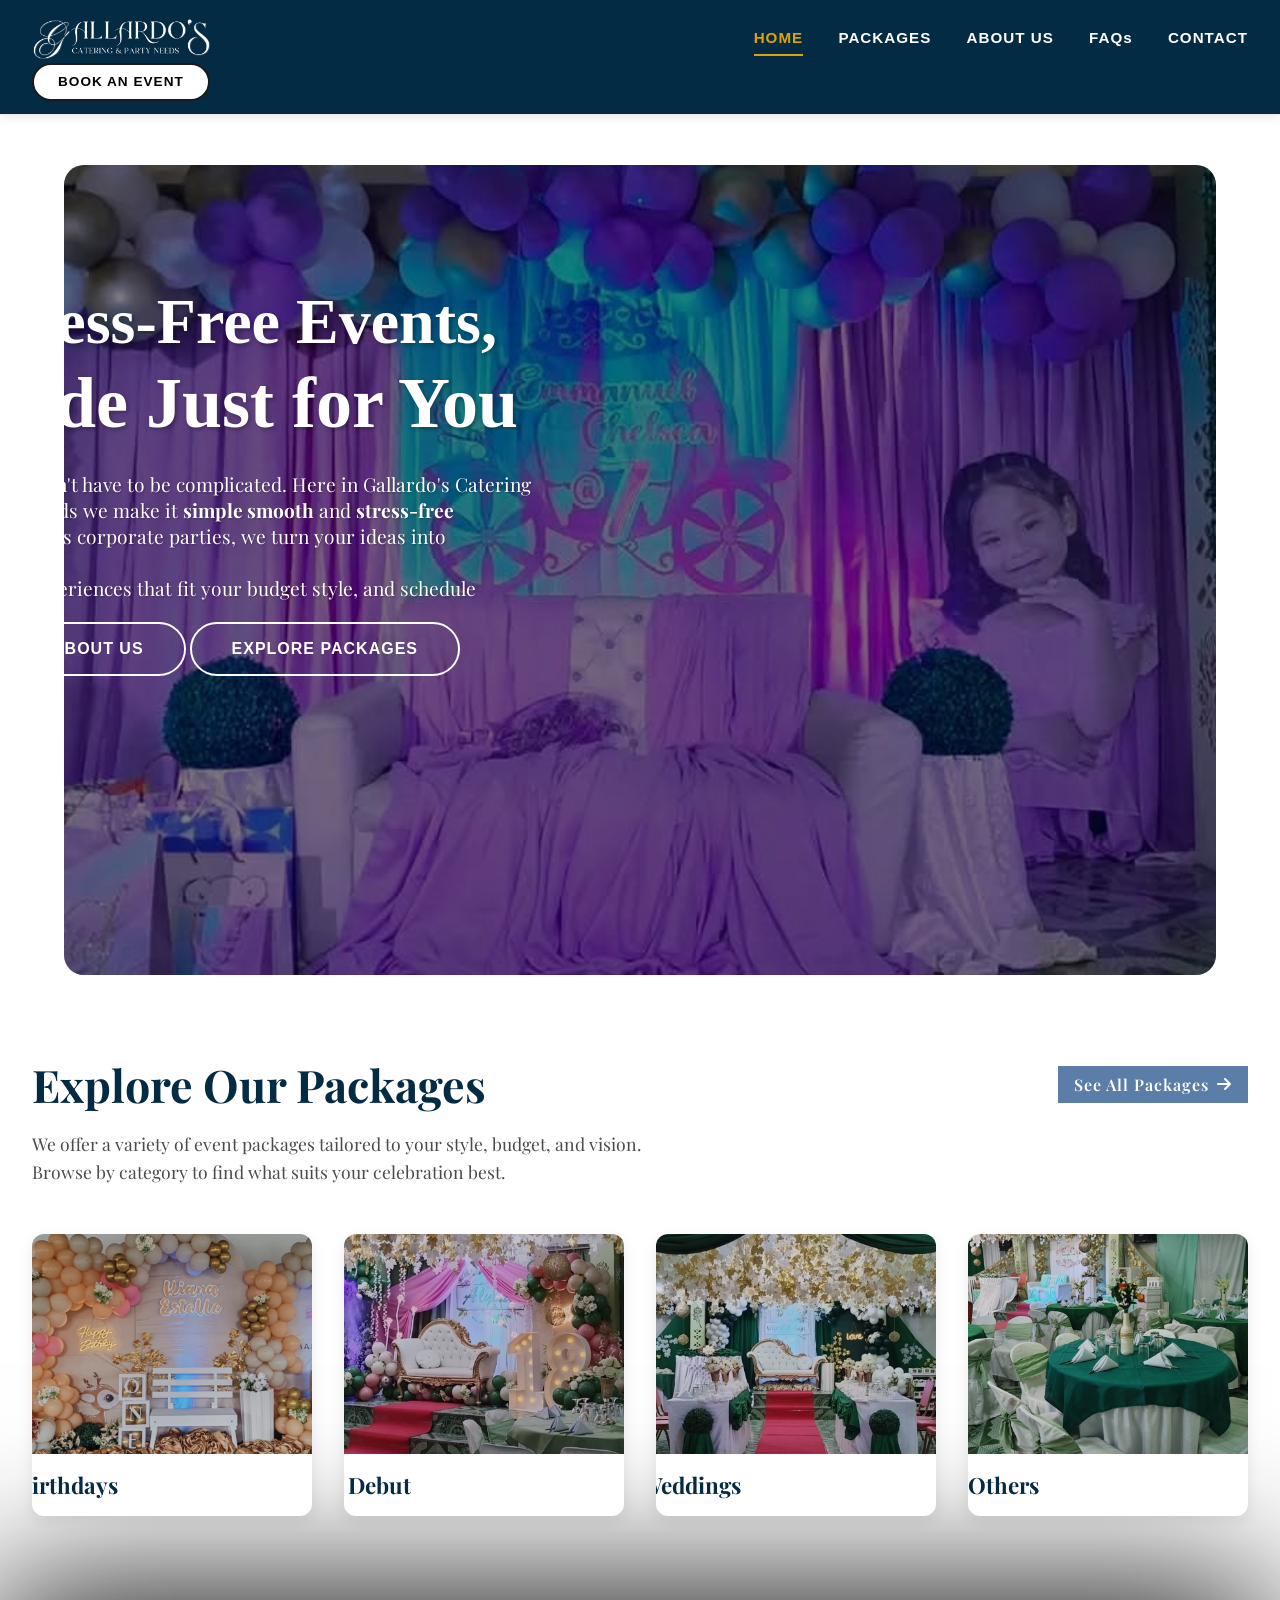
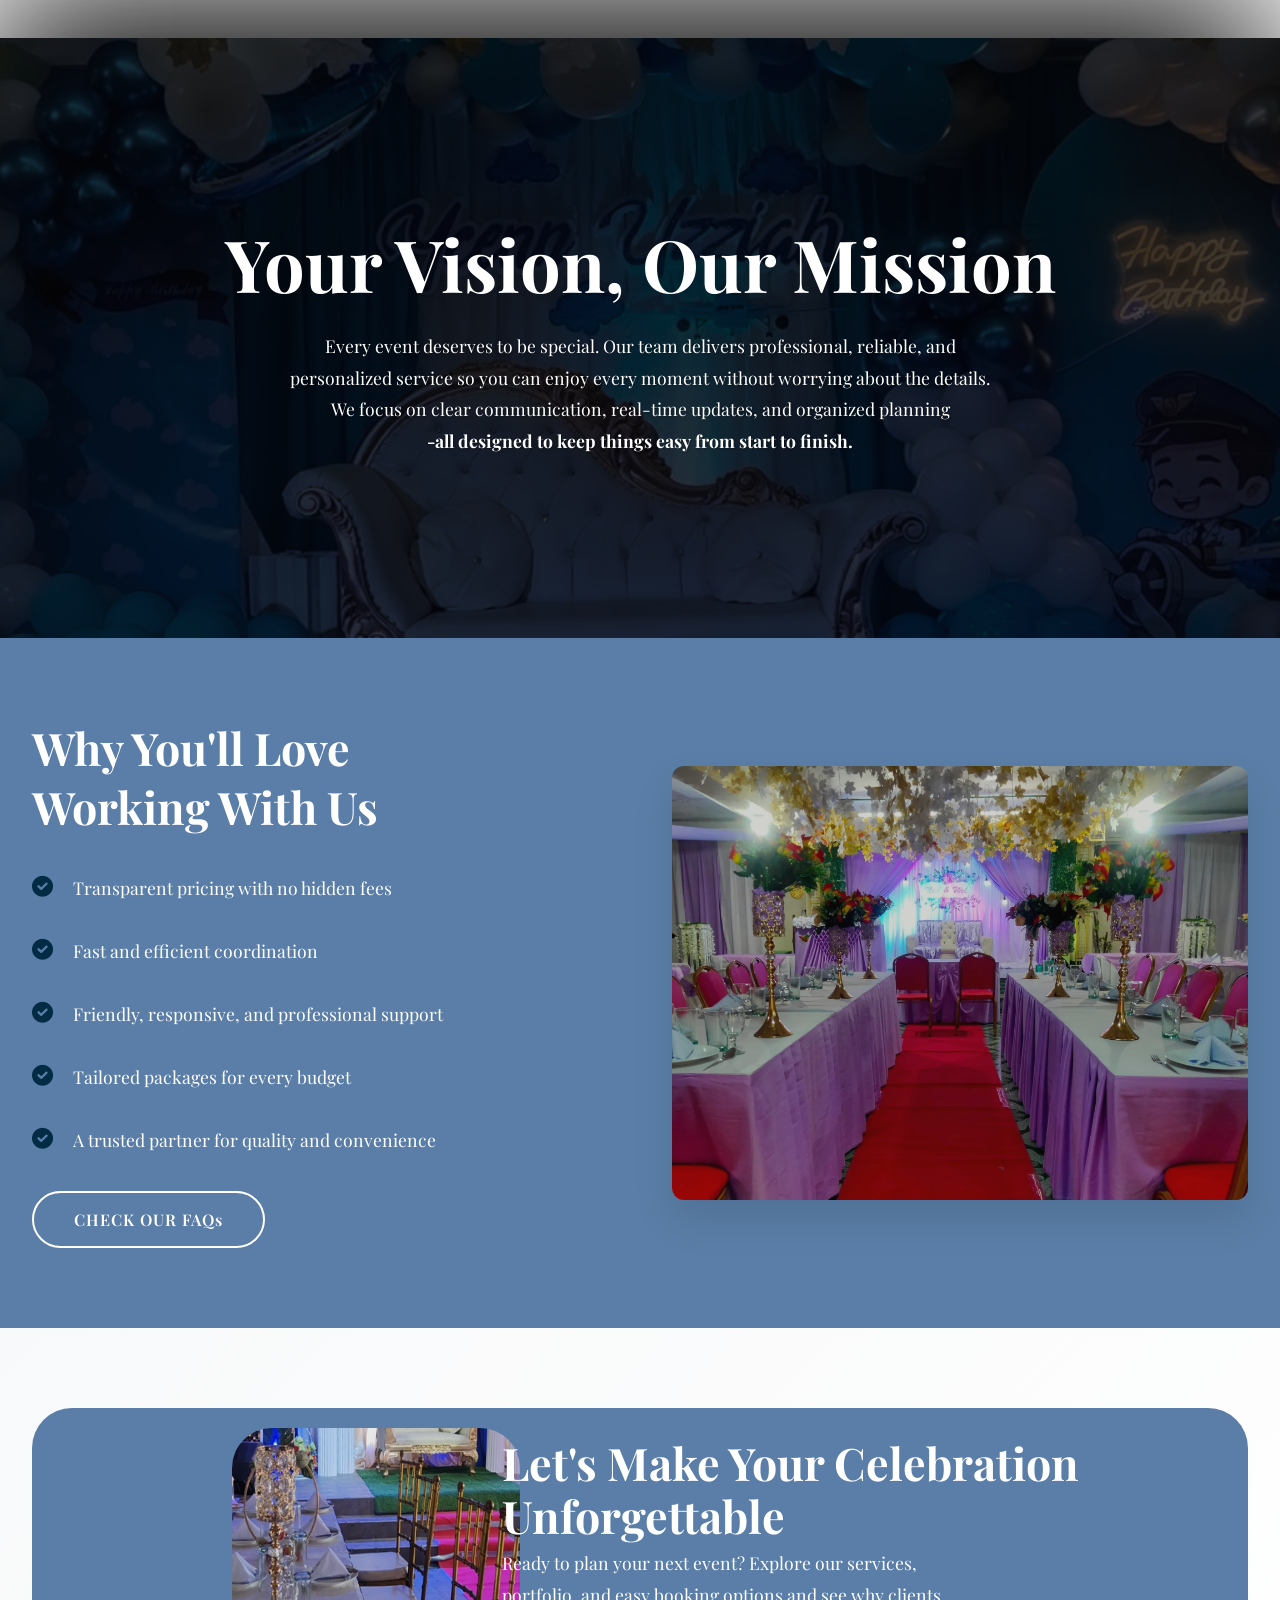
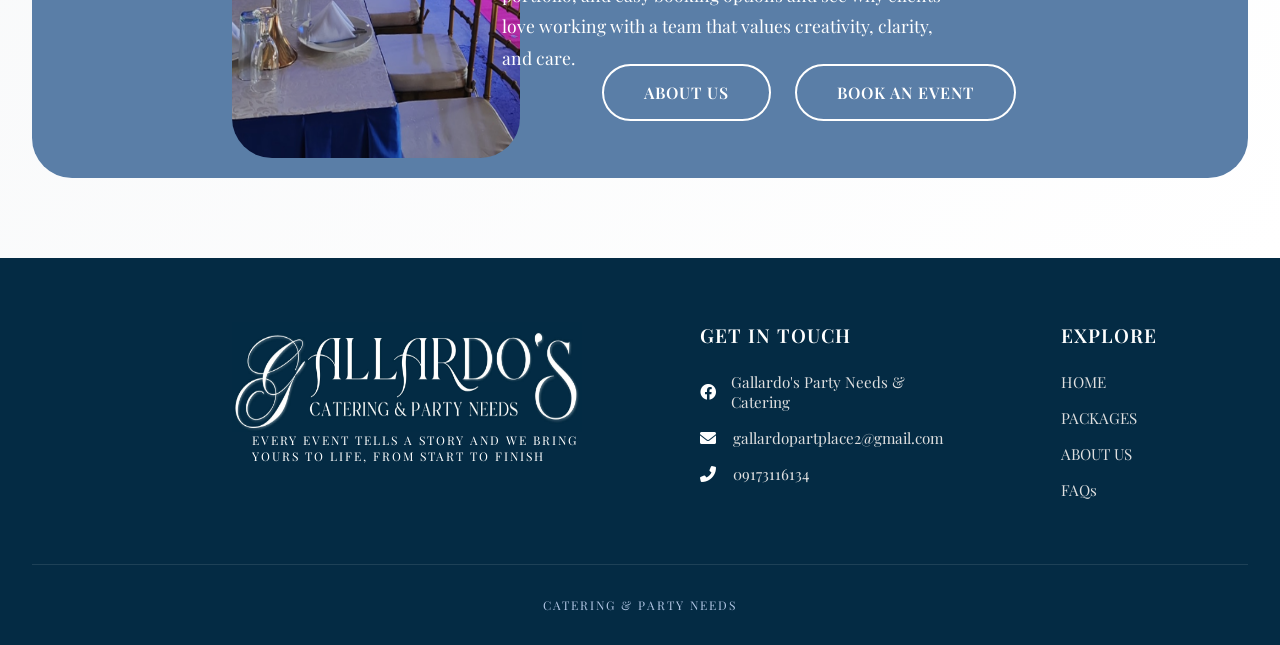
<file: index.html>
<!DOCTYPE html>
<html lang="en">
<head>
  <meta charset="UTF-8">
  <meta name="viewport" content="width=device-width, initial-scale=1.0">
  <title>Stress‑free events · made just for you</title>
  <!-- Font Awesome 6 -->
  <link rel="stylesheet" href="https://cdnjs.cloudflare.com/ajax/libs/font-awesome/6.0.0-beta3/css/all.min.css">
  <!-- Google Fonts -->
  <link href="https://fonts.googleapis.com/css2?family=Great+Vibes&family=Playfair+Display:wght@400;600;700&display=swap" rel="stylesheet">

<link rel="stylesheet" href="css/style.css">
<body>
 
  <nav class="navbar">
    <div class="nav-container">
      <div class="logo">
        <div class="logo-container">
          <img src="Images/logo.png" alt="logo">
        </div>
      </div>
      <ul class="nav-menu">
        <li><a href="index.html">HOME</a></li>
        <li><a href="views/packages.html">PACKAGES</a></li>
        <li><a href="views/about.html">ABOUT US</a></li>
        <li><a href="views/faqs.html">FAQs</a></li>
        <li><a href="views/contact.html">CONTACT</a></li>
      </ul>
      <div class="nav-cta">
        <a href="views/book.html" class="btn-nav">BOOK AN EVENT</a>
      </div>
      <button class="nav-toggle" id="navToggle">
        <i class="fas fa-bars"></i>
      </button>
    </div>
  </nav>


  <!-- Hero Section  -->
  <section class="hero">
    <div class="hero-image">
      <img src="Images/1st.jpg" alt="Event Background">
      <div class="hero-overlay">
        <div class="hero-content">
          <h1>Stress-Free Events,<br><span>Made Just for You</span></h1>
          <p>Planning doesn't have to be complicated. Here in Gallardo's Catering<br>
             and Party Needs we make it <b>simple smooth</b> and <b>stress-free</b><br>
             From birthdays corporate parties, we turn your ideas into beautifully<br>
            organized experiences that fit your budget style, and schedule
          </p><br>
          <a href="views/about.html" class="hero-about">ABOUT US</a>
          <a href="views/packages.html" class="hero-btn">EXPLORE PACKAGES</a>
        </div>
      </div>
    </div>
  </section>


 
    <!-- Packages Section  -->
  <section class="packages" id="packages">
    <div class="packages-container">
      <div class="packages-header">
        <div class="packages-title-wrapper">
          <h2>Explore Our Packages</h2>
          <a href="views/packages.html" class="see-all-btn">See All Packages <i class="fas fa-arrow-right"></i></a>
        </div>
        <p>We offer a variety of event packages tailored to your style, budget, and vision.<br>Browse by category to find what suits your celebration best.</p>
      </div>
      <div class="packages-categories">
        <div class="category-card">
          <div class="category-image">
            <img src="Images/birthdays.png" alt="Birthday Celebration">
          </div>
          <h3>Birthdays</h3>
        </div>
        <div class="category-card">
          <div class="category-image">
            <img src="Images/debut.png" alt="Debut Celebration">
          </div>
          <h3>Debut</h3>
        </div>
        <div class="category-card">
          <div class="category-image">
            <img src="Images/weddings.png" alt="Wedding Celebration">
          </div>
          <h3>Weddings</h3>
        </div>
        <div class="category-card">
          <div class="category-image">
            <img src="Images/others.png" alt="Other Events">
          </div>
          <h3>Others</h3>
        </div>
      </div>
    </div>
  </section><br><br>


     <!-- Vision & Mission Section -->
  <section class="vision-mission">
    <div class="vm-image">
      <img src="Images/vision.png" alt="Vision and Mission Background">
      <div class="vm-overlay">
        <div class="vm-content">
          <h2>Your Vision, Our Mission</h2>
          <p>Every event deserves to be special. Our team delivers professional, reliable, and <br>
            personalized service so you can enjoy every moment without worrying about the details.<br>
             We focus on clear communication, real-time updates, and organized planning<br>
              <b>-all designed to keep things easy from start to finish.</b></p>
        </div>
      </div>
    </div>
  </section>


    <!-- Why Choose Us Section -->
  <section class="why-choose-us">
    <div class="wc-container">
      <div class="wc-grid">
        <div class="wc-content">
          <h2>Why You'll Love<br> Working With Us</h2>
          <ul class="wc-list">
            <li><i class="fas fa-check-circle"></i> Transparent pricing with no hidden fees</li>
            <li><i class="fas fa-check-circle"></i> Fast and efficient coordination</li>
            <li><i class="fas fa-check-circle"></i> Friendly, responsive, and professional support</li>
            <li><i class="fas fa-check-circle"></i> Tailored packages for every budget</li>
            <li><i class="fas fa-check-circle"></i> A trusted partner for quality and convenience</li>
          </ul>
          <div class="wc-footer">
            <a href="views/faqs.html" class="wc-btn">CHECK OUR FAQs</a>
          </div>
        </div>
        <div class="wc-image">
          <img src="Images/work.png" alt="Why choose us">
        </div>
      </div>
    </div>
  </section>


   <!-- Call to Action Section -->
  <section class="cta-section">
    <div class="cta-container">
      <div class="cta-grid">
        <div class="cta-image">
          <img src="Images/last.png" alt="Celebration">
        </div>
        <div class="cta-content">
          <h2>Let's Make Your Celebration Unforgettable</h2>
          <p>Ready to plan your next event? Explore our services,<br>
             portfolio, and easy booking options and see why clients<br>
              love working with a team that values creativity, clarity,<br>
               and care.</p>
          <div class="cta-buttons">
            <a href="views/about.html" class="cta-btn about-btn">ABOUT US</a>
            <a href="views/book.html" class="cta-btn book-btn">BOOK AN EVENT</a>
          </div>
        </div>
      </div>
    </div>
  </section>

    <!-- Footer Section -->
  <footer class="footer">
    <div class="footer-container">
      <div class="footer-grid">
        <!-- Left Column -->
        <div class="footer-col">
          <div class="footer-logo">
            <img src="Images/logo.png" alt="Gallardo's Logo">
            <p>Every event tells a story  and we bring <br>
               yours to life, from start to finish</p>
          </div>
        </div>

        <!-- Middle Left Column -->
        <div class="footer-col">
          <h4>GET IN TOUCH</h4>
          <ul class="footer-links">
            <li><i class="fab fa-facebook"></i> Gallardo's Party Needs & Catering</li>
            <li><i class="fas fa-envelope"></i> gallardopartplace2@gmail.com</li>
            <li><i class="fas fa-phone-alt"></i> 09173116134</li>
          </ul>
        </div>

        <!-- Middle Right Column -->
        <div class="footer-col">
          <h4>EXPLORE</h4>
          <ul class="footer-links">
            <li><a href="index.html">HOME</a></li>
            <li><a href="views/packages.html">PACKAGES</a></li>
            <li><a href="views/about.html">ABOUT US</a></li>
            <li><a href="views/faqs.html">FAQs</a></li>
          </ul>
        </div>
      </div>
        <div class="footer-bottom">
        <p>CATERING & PARTY NEEDS</p>
      </div>
    </div>
  </footer>


    <script src="js/navigation.js"></script> 
</body>
</html>
</file>
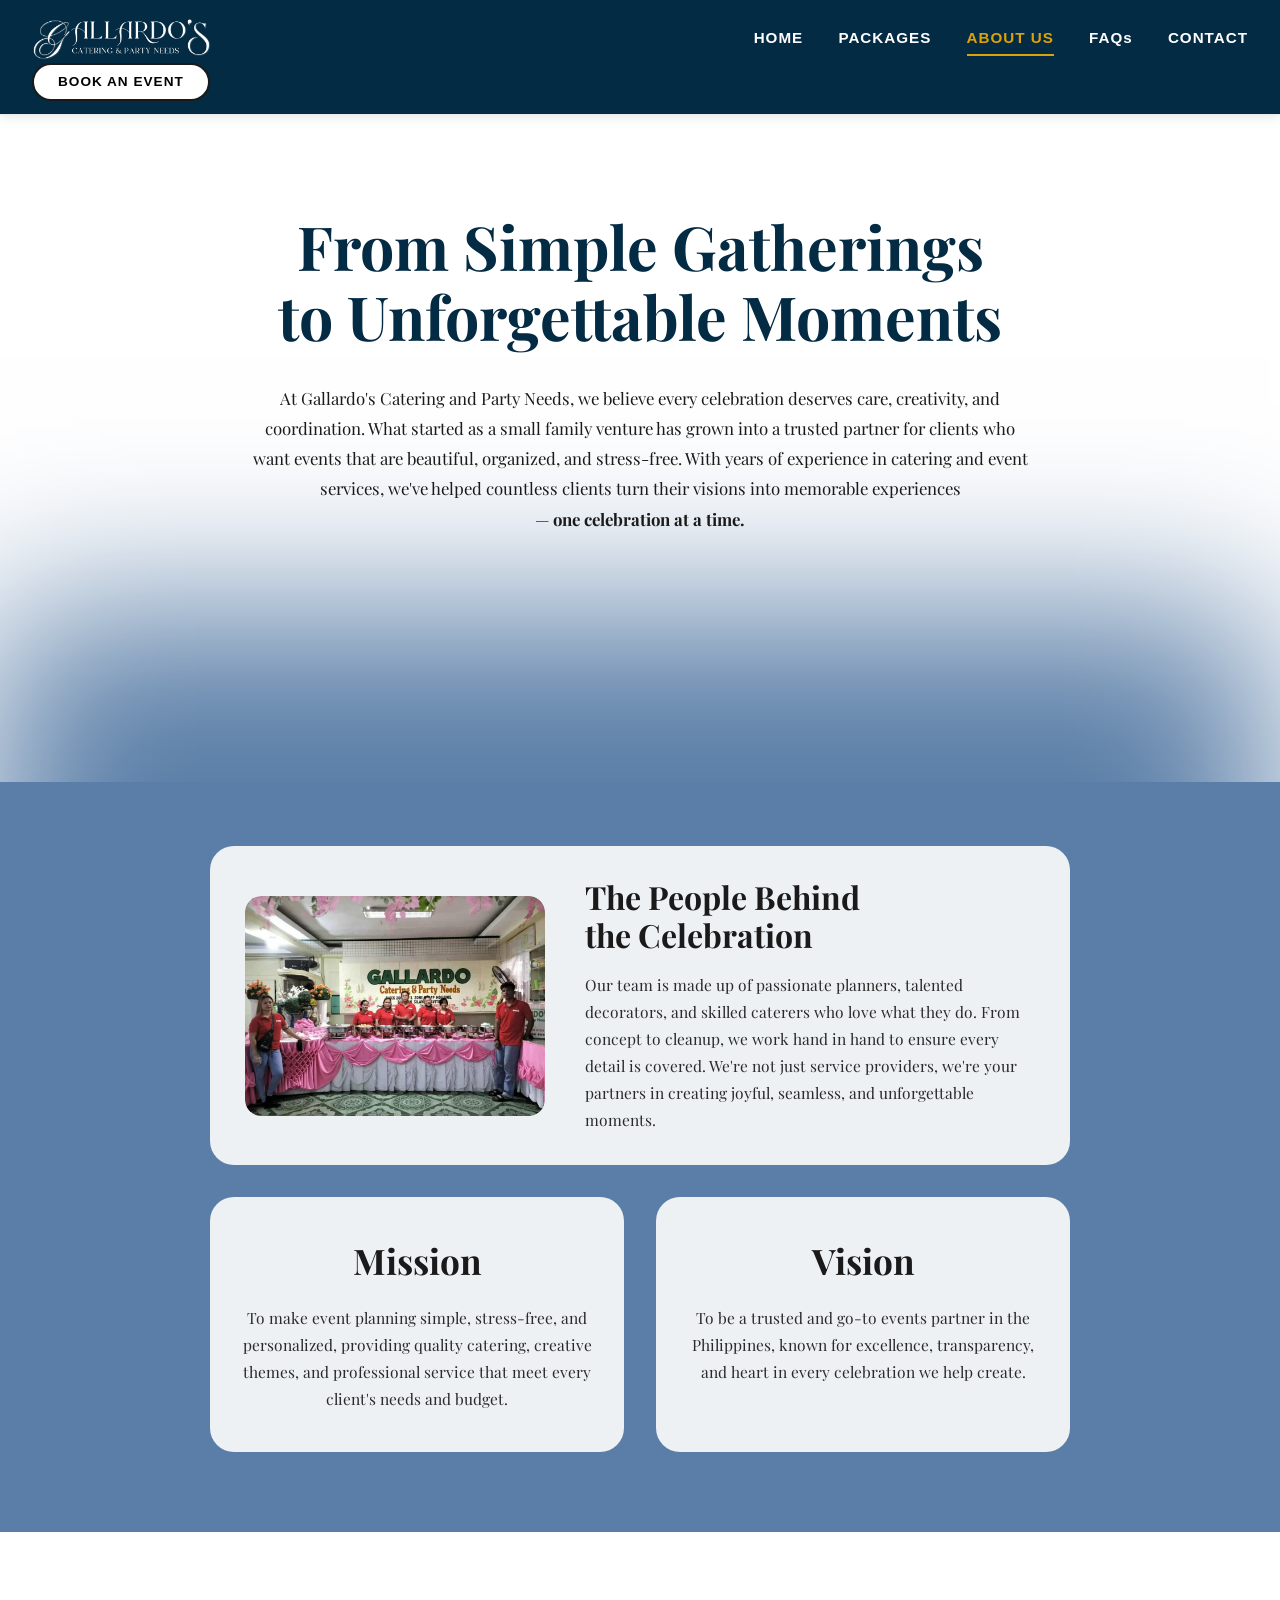
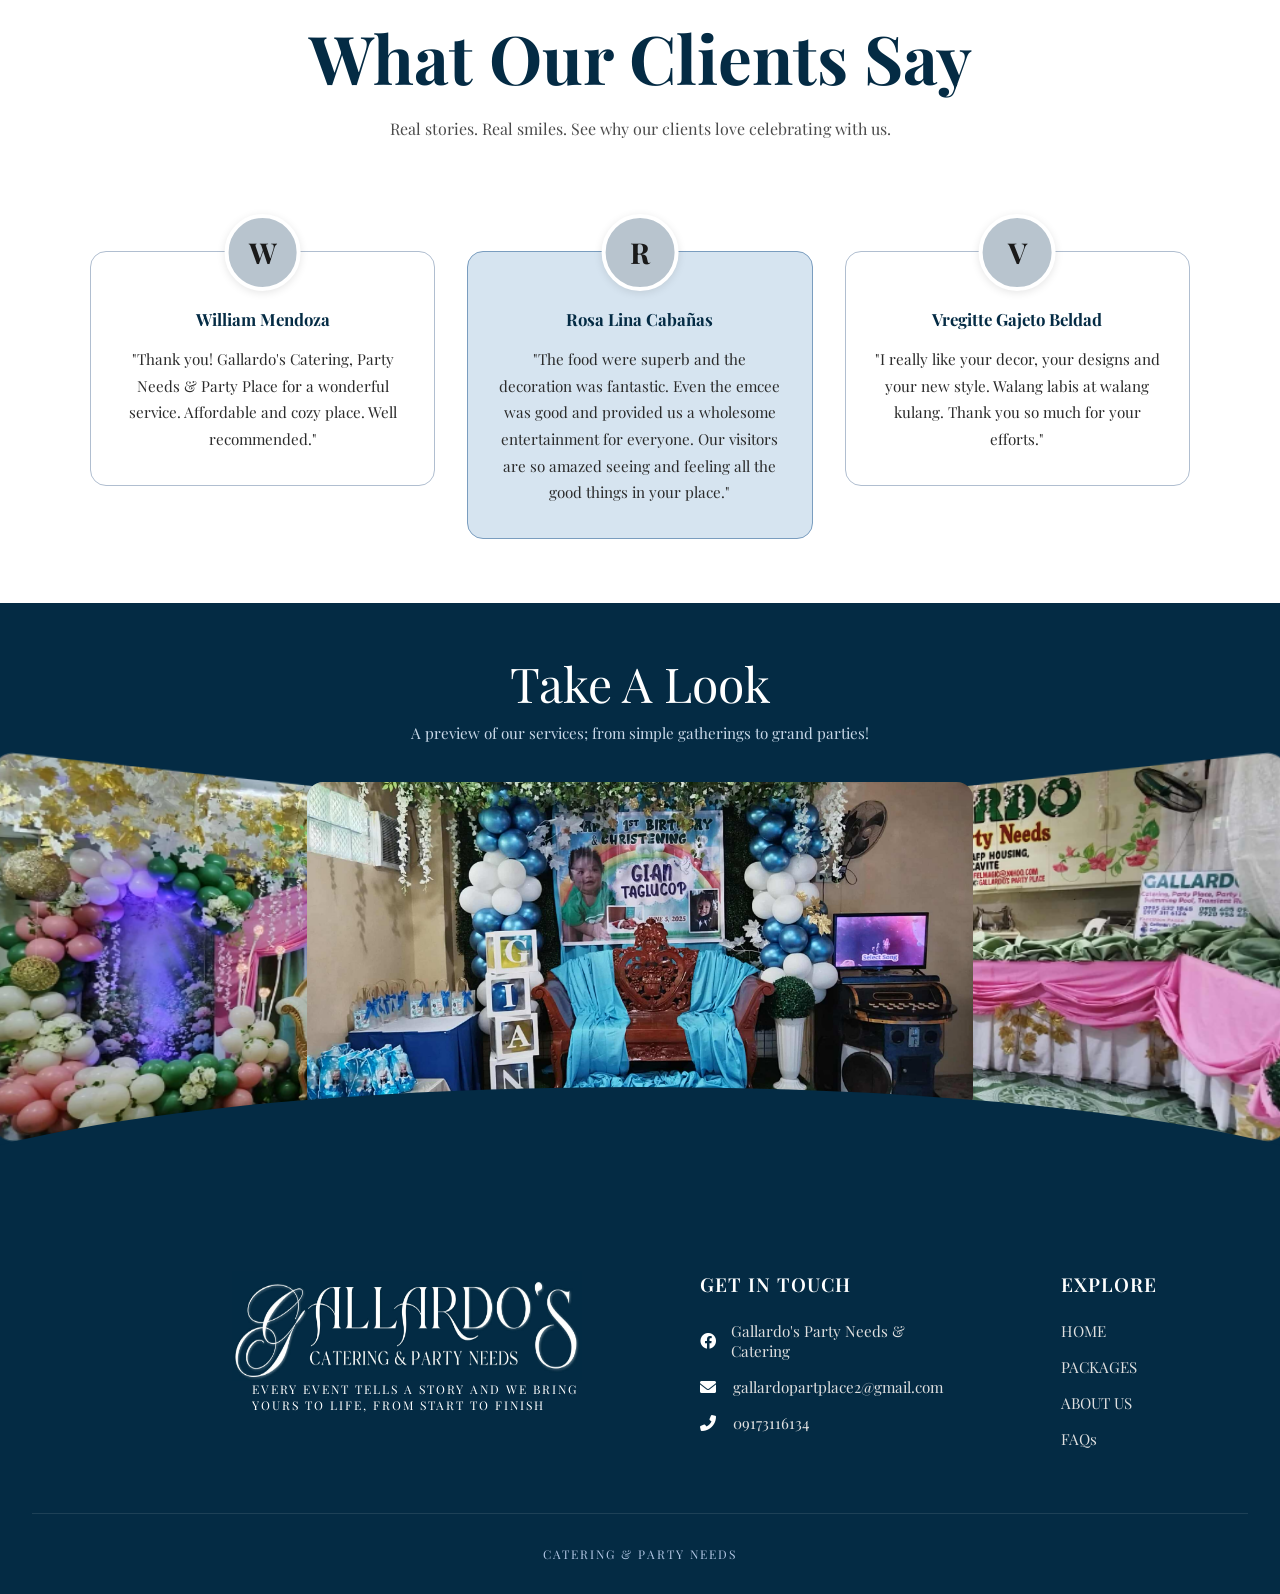
<file: views/about.html>
<!DOCTYPE html>
<html lang="en">
<head>
    <meta charset="UTF-8">
    <meta name="viewport" content="width=device-width, initial-scale=1.0">
    <title>Document</title>
    <link rel="stylesheet" href="https://cdnjs.cloudflare.com/ajax/libs/font-awesome/6.0.0-beta3/css/all.min.css">
    <link href="https://fonts.googleapis.com/css2?family=Great+Vibes&family=Playfair+Display:wght@400;600;700&display=swap" rel="stylesheet">
    <link rel="stylesheet" href="../css/about.css">
</head>
<body>
       <!-- Navigation Bar -->
  <nav class="navbar">
    <div class="nav-container">
      <div class="logo">
        <div class="logo-container">
          <img src="../Images/logo.png" alt="logo">
        </div>
      </div>
      <ul class="nav-menu">
        <li><a href="../index.html">HOME</a></li>
      <li><a href="packages.html">PACKAGES</a></li>
      <li><a href="about.html">ABOUT US</a></li>
      <li><a href="faqs.html">FAQs</a></li>
      <li><a href="contact.html">CONTACT</a></li>
      </ul>
      <div class="nav-cta">
        <a href="book.html" class="btn-nav">BOOK AN EVENT</a>
      </div>
      <button class="nav-toggle" id="navToggle">
        <i class="fas fa-bars"></i>
      </button>
    </div>
  </nav>


  <section class="about-hero-section">
  <div class="about-hero-container">
    <h1 class="about-hero-title">From Simple Gatherings<br>to Unforgettable Moments</h1>
    <p class="about-hero-text">
      At Gallardo's Catering and Party Needs, we believe every celebration deserves care,
      creativity, and coordination. What started as a small family venture has grown into
      a trusted partner for clients who want events that are beautiful, organized, and
      stress-free. With years of experience in catering and event services, we've helped
      countless clients turn their visions into memorable experiences
      <br>— <strong>one celebration at a time.</strong>
    </p>
  </div>
</section><br><br><br><br><br><br><br><br>


<section class="about-team-section">
  <div class="about-team-container">

    <!-- TOP CARD: Image + Text -->
    <div class="about-team-card">
      <div class="about-team-img">
        <img src="../Images/people.png" alt="Gallardo's Team">
      </div>
      <div class="about-team-text">
        <h2>The People Behind<br>the Celebration</h2>
        <p>Our team is made up of passionate planners, talented decorators, and skilled caterers who love what they do. From concept to cleanup, we work hand in hand to ensure every detail is covered. We're not just service providers, we're your partners in creating joyful, seamless, and unforgettable moments.</p>
      </div>
    </div>

    <!-- BOTTOM ROW: Mission + Vision -->
    <div class="about-mv-row">
      <div class="about-mv-card">
        <h2>Mission</h2>
        <p>To make event planning simple, stress-free, and personalized, providing quality catering, creative themes, and professional service that meet every client's needs and budget.</p>
      </div>
      <div class="about-mv-card">
        <h2>Vision</h2>
        <p>To be a trusted and go-to events partner in the Philippines, known for excellence, transparency, and heart in every celebration we help create.</p>
      </div>
    </div>

  </div>
</section>


<section class="testimonials-section">
  <div class="testimonials-container">

    <h2 class="testimonials-title">What Our Clients Say</h2>
    <p class="testimonials-subtitle">Real stories. Real smiles. See why our clients love celebrating with us.</p>

    <div class="testimonials-row">

      <!-- Card 1 -->
      <div class="testimonial-card">
        <div class="testimonial-avatar">W</div>
        <h4 class="testimonial-name">William Mendoza</h4>
        <p class="testimonial-quote">"Thank you! Gallardo's Catering, Party Needs & Party Place for a wonderful service. Affordable and cozy place. Well recommended."</p>
      </div>

      <!-- Card 2 (highlighted) -->
      <div class="testimonial-card testimonial-card--active">
        <div class="testimonial-avatar">R</div>
        <h4 class="testimonial-name">Rosa Lina Cabañas</h4>
        <p class="testimonial-quote">"The food were superb and the decoration was fantastic. Even the emcee was good and provided us a wholesome entertainment for everyone. Our visitors are so amazed seeing and feeling all the good things in your place."</p>
      </div>

      <!-- Card 3 -->
      <div class="testimonial-card">
        <div class="testimonial-avatar">V</div>
        <h4 class="testimonial-name">Vregitte Gajeto Beldad</h4>
        <p class="testimonial-quote">"I really like your decor, your designs and your new style. Walang labis at walang kulang. Thank you so much for your efforts."</p>
      </div>

    </div>
  </div>
</section>


<section class="gallery-section">
  <div class="gallery-top">
    <h2 class="gallery-title">Take A Look</h2>
    <p class="gallery-subtitle">A preview of our services; from simple gatherings to grand parties!</p>
  </div>

  <div class="gallery-panorama">
    <div class="gallery-track" id="galleryTrack">
      <div class="gallery-panel" data-index="0"><img src="../Images/image1.png" alt="Event 1"></div>
      <div class="gallery-panel" data-index="1"><img src="../Images/image4.png" alt="Event 2"></div>
      <div class="gallery-panel" data-index="2"><img src="../Images/image2.png" alt="Event 3"></div>
      <div class="gallery-panel" data-index="3"><img src="../Images/image3.png" alt="Event 4"></div>
    </div>
    <div class="gallery-arc"></div>
  </div>
</section>

 <!-- Footer Section -->
  <footer class="footer">
    <div class="footer-container">
      <div class="footer-grid">
       
        <div class="footer-col">
          <div class="footer-logo">
            <img src="../Images/logo.png" alt="Gallardo's Logo">
            <p>Every event tells a story  and we bring <br>
               yours to life, from start to finish</p>
          </div>
        </div>

        <!-- Middle Left Column -->
        <div class="footer-col">
          <h4>GET IN TOUCH</h4>
          <ul class="footer-links">
            <li><i class="fab fa-facebook"></i> Gallardo's Party Needs & Catering</li>
            <li><i class="fas fa-envelope"></i> gallardopartplace2@gmail.com</li>
            <li><i class="fas fa-phone-alt"></i> 09173116134</li>
          </ul>
        </div>

        <!-- Middle Right Column -->
        <div class="footer-col">
          <h4>EXPLORE</h4>
          <ul class="footer-links">
            <li><a href="../index.html">HOME</a></li>
            <li><a href="packages.html">PACKAGES</a></li>
            <li><a href="about.html">ABOUT US</a></li>
            <li><a href="faqs.html">FAQs</a></li>
          </ul>
        </div>
      </div>

      <div class="footer-bottom">
        <p>CATERING & PARTY NEEDS</p>
      </div>
    </div>
  </footer>

  <script src="../js/navigation.js"></script>
</body>
</html>
</file>
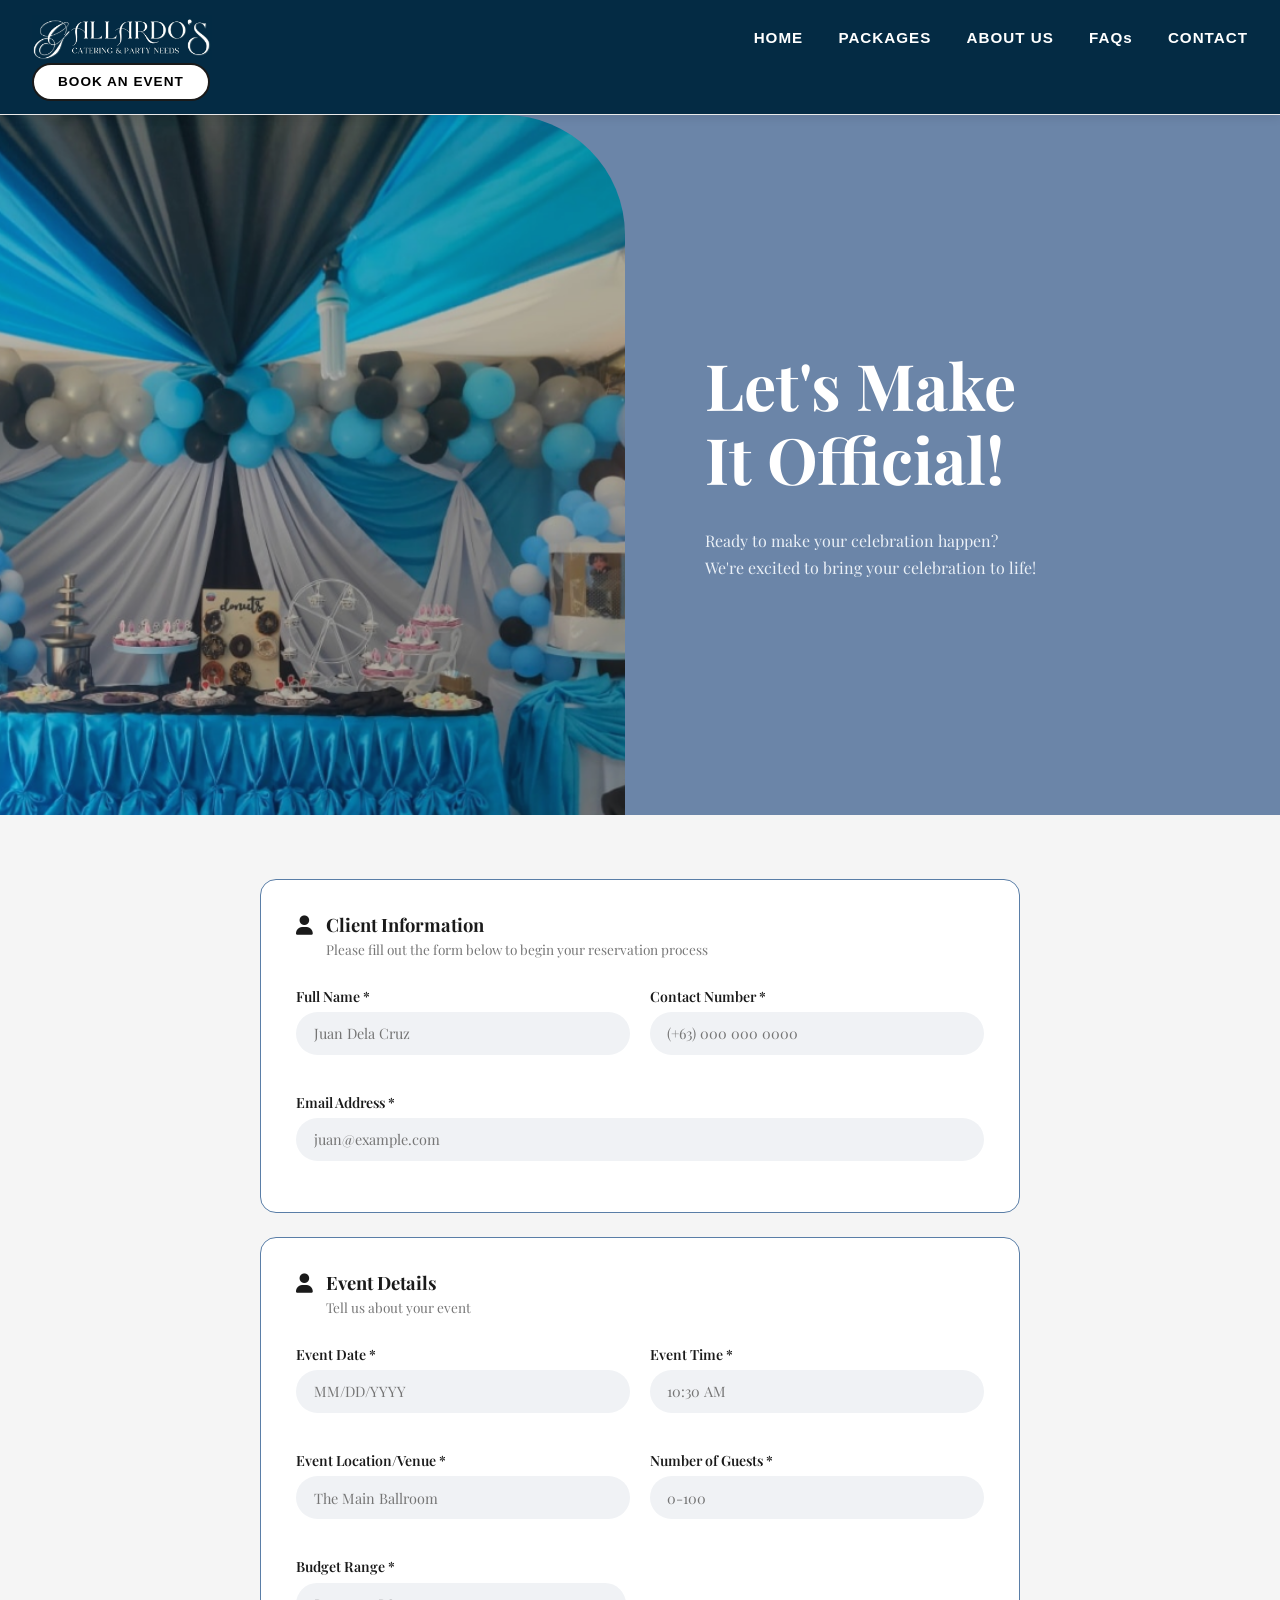
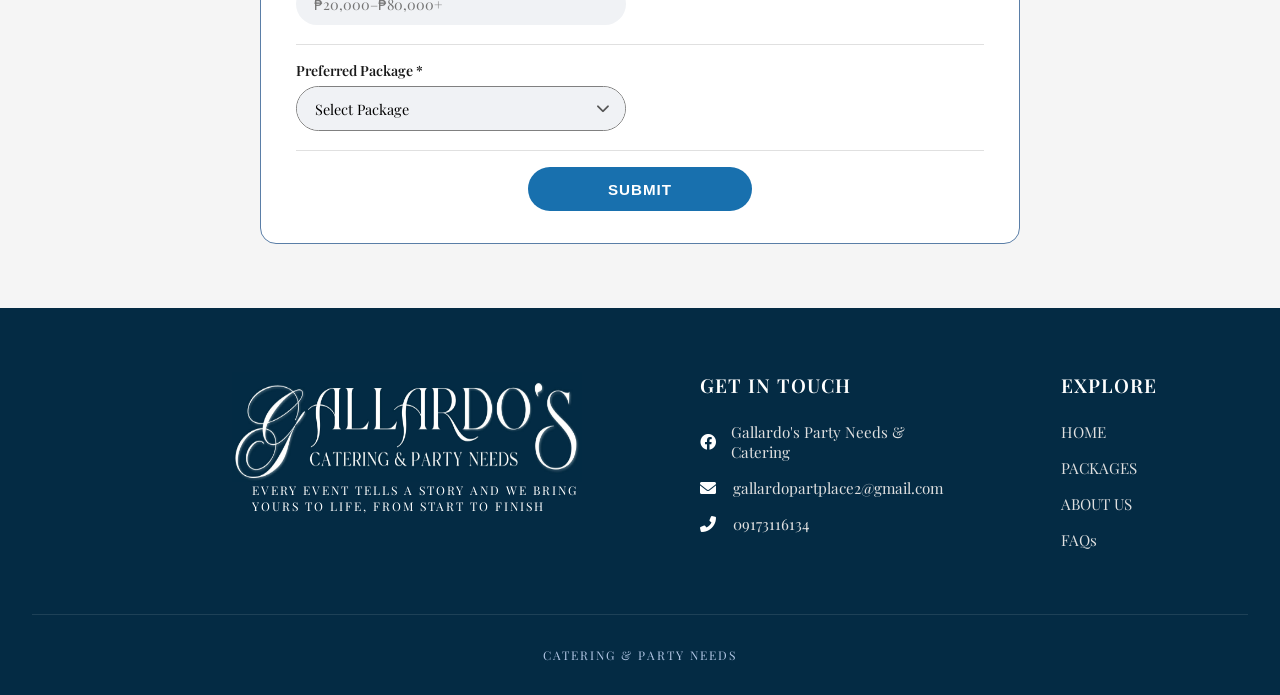
<file: views/book.html>
<!DOCTYPE html>
<html lang="en">
<head>

    <meta charset="UTF-8">
    <meta name="viewport" content="width=device-width, initial-scale=1.0">
    <title>Document</title>
    <link rel="stylesheet" href="https://cdnjs.cloudflare.com/ajax/libs/font-awesome/6.0.0-beta3/css/all.min.css">
    <link href="https://fonts.googleapis.com/css2?family=Great+Vibes&family=Playfair+Display:wght@400;600;700&display=swap" rel="stylesheet">
    <link rel="stylesheet" href="../css/book.css">
    
</head>
<body>
       <!-- Navigation Bar -->
  <nav class="navbar">
    <div class="nav-container">
      <div class="logo">
        <div class="logo-container">
          <img src="../Images/logo.png" alt="logo">
        </div>
      </div>
      <ul class="nav-menu">
      <li><a href="../index.html">HOME</a></li>
      <li><a href="packages.html">PACKAGES</a></li>
      <li><a href="about.html">ABOUT US</a></li>
      <li><a href="faqs.html">FAQs</a></li>
      <li><a href="contact.html">CONTACT</a></li>
      </ul>
      <div class="nav-cta">
        <a href="book.html" class="btn-nav">BOOK AN EVENT</a>
      </div>
      <button class="nav-toggle" id="navToggle">
        <i class="fas fa-bars"></i>
      </button>
    </div>
  </nav>

  <section class="official-section">
  <div class="official-image">
    <img src="../Images/booking.png" alt="Event Photo">
  </div>
  <div class="official-content">
    <h2 class="official-title">Let's Make<br>It Official!</h2>
    <p class="official-text">Ready to make your celebration happen?<br>We're excited to bring your celebration to life!</p>
  </div>
</section>


<section class="booking-section">
  <div class="booking-container">

    <!-- CARD 1: Client Information -->
    <div class="booking-card">
      <div class="booking-card-header">
        <i class="fas fa-user"></i>
        <div>
          <h3>Client Information</h3>
          <p>Please fill out the form below to begin your reservation process</p>
        </div>
      </div>

      <div class="booking-row">
        <div class="booking-field">
          <label>Full Name *</label>
          <input type="text" id="bookFullName" placeholder="Juan Dela Cruz">
        </div>
        <div class="booking-field">
          <label>Contact Number *</label>
          <input type="text" id="bookContact" placeholder="(+63) 000 000 0000">
        </div>
      </div>

      <div class="booking-field booking-field--full">
        <label>Email Address *</label>
        <input type="email" id="bookEmail" placeholder="juan@example.com">
      </div>
    </div>

    <!-- CARD 2: Event Details -->
    <div class="booking-card">
      <div class="booking-card-header">
        <i class="fas fa-user"></i>
        <div>
          <h3>Event Details</h3>
          <p>Tell us about your event</p>
        </div>
      </div>

      <div class="booking-row">
        <div class="booking-field">
          <label>Event Date *</label>
          <input type="text" id="bookEventDate" placeholder="MM/DD/YYYY">
        </div>
        <div class="booking-field">
          <label>Event Time *</label>
          <input type="text"id="bookEventTime" placeholder="10:30 AM">
        </div>
      </div>

      <div class="booking-row">
        <div class="booking-field">
          <label>Event Location/Venue *</label>
          <input type="text" id="bookVenue"  placeholder="The Main Ballroom">
        </div>
        <div class="booking-field">
          <label>Number of Guests *</label>
          <input type="text"  id="bookGuests" placeholder="0-100">
        </div>
      </div>

      <div class="booking-field booking-field--half">
        <label>Budget Range *</label>
        <input type="text" id="bookBudget" placeholder="₱20,000–₱80,000+">
      </div>

      <div class="booking-divider"></div>

      <div class="booking-field booking-field--half">
        <label>Preferred Package *</label>
        <div class="booking-select-wrapper">
          <select id="bookPackage">
            <option value="" disabled selected>Select Package</option>
            <option>Birthday Package 1</option>
            <option>Birthday Package 2</option>
            <option>Birthday Package 3</option>
            <option>Debut Package 1</option>
            <option>Debut Package 2</option>
            <option>Wedding Package 1</option>
            <option>Wedding Package 2</option>
            <option>Others Kiddie Party / Christening</option>
            <option>Others Adult Party</option>
          </select>
          <i class="fas fa-chevron-down"></i>
        </div>
      </div>

      <div class="booking-divider"></div>

      <div class="booking-submit-row">
        <button class="booking-submit-btn">SUBMIT</button>
      </div>
    </div>
  </div>
</section>

 <!-- Footer Section -->
  <footer class="footer">
    <div class="footer-container">
      <div class="footer-grid">
       
        <div class="footer-col">
          <div class="footer-logo">
            <img src="../Images/logo.png" alt="Gallardo's Logo">
            <p>Every event tells a story  and we bring <br>
               yours to life, from start to finish</p>
          </div>
        </div>

        <!-- Middle Left Column -->
        <div class="footer-col">
          <h4>GET IN TOUCH</h4>
          <ul class="footer-links">
            <li><i class="fab fa-facebook"></i> Gallardo's Party Needs & Catering</li>
            <li><i class="fas fa-envelope"></i> gallardopartplace2@gmail.com</li>
            <li><i class="fas fa-phone-alt"></i> 09173116134</li>
          </ul>
        </div>

        <!-- Middle Right Column -->
        <div class="footer-col">
          <h4>EXPLORE</h4>
          <ul class="footer-links">
            <li><a href="../index.html">HOME</a></li>
            <li><a href="packages.html">PACKAGES</a></li>
            <li><a href="about.html">ABOUT US</a></li>
            <li><a href="faqs.html">FAQs</a></li>
          </ul>
        </div>
      </div>

      <div class="footer-bottom">
        <p>CATERING & PARTY NEEDS</p>
      </div>
    </div>
  </footer>
  <div id="bookingAlert" class="custom-alert-overlay">
  <div class="custom-alert-card">
    <div class="alert-icon">
      <i class="fas fa-check-circle"></i>
    </div>
    <h3 class="alert-title">Message Sent!</h3>
    <p class="alert-message">Thank you! Your reservation has been received. We'll get back to you soon.</p>
    <button class="alert-button" id="closeBookingAlert">OKAY</button>
  </div>
</div>
  <script src="../js/navigation.js"></script>
  
  
</body>
</html>
</file>
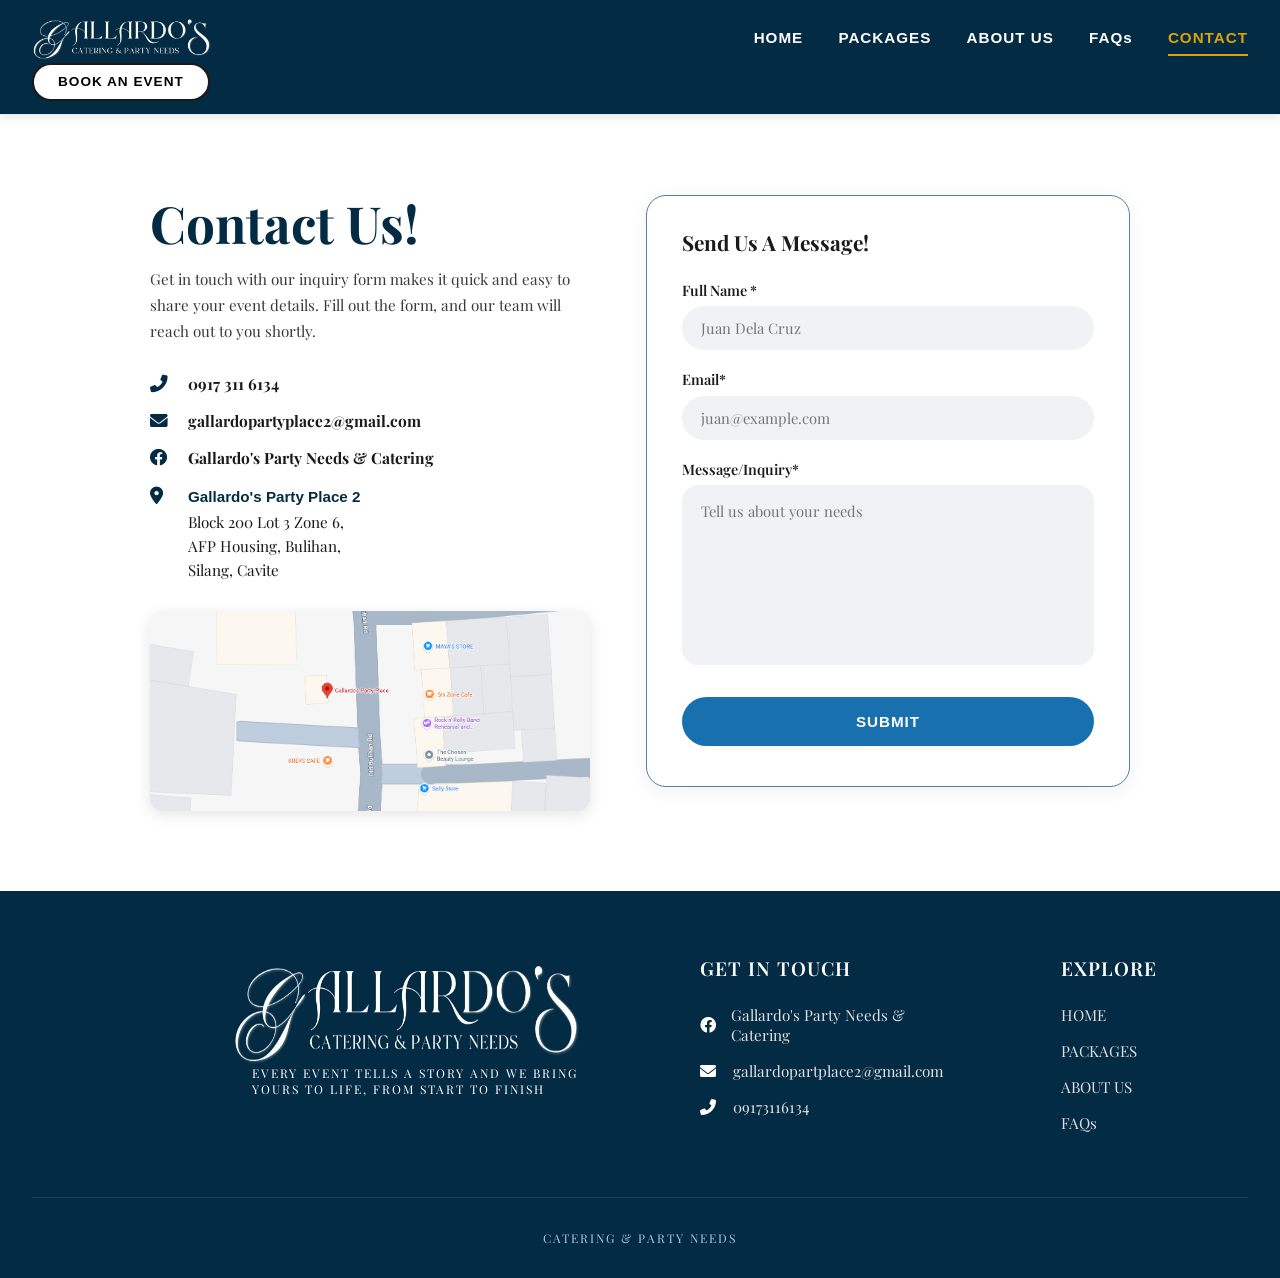
<file: views/contact.html>
<!DOCTYPE html>
<html lang="en">
<head>
    <meta charset="UTF-8">
    <meta name="viewport" content="width=device-width, initial-scale=1.0">
    <title>Document</title>
    <link rel="stylesheet" href="https://cdnjs.cloudflare.com/ajax/libs/font-awesome/6.0.0-beta3/css/all.min.css">
    <link href="https://fonts.googleapis.com/css2?family=Great+Vibes&family=Playfair+Display:wght@400;600;700&display=swap" rel="stylesheet">
    <link rel="stylesheet" href="../css/contact.css">
</head>
<body>
       <!-- Navigation Bar -->
  <nav class="navbar">
    <div class="nav-container">
      <div class="logo">
        <div class="logo-container">
          <img src="../Images/logo.png" alt="logo">
        </div>
      </div>
      <ul class="nav-menu">
      <li><a href="../index.html">HOME</a></li>
      <li><a href="packages.html">PACKAGES</a></li>
      <li><a href="about.html">ABOUT US</a></li>
      <li><a href="faqs.html">FAQs</a></li>
      <li><a href="contact.html">CONTACT</a></li>
      </ul>
      <div class="nav-cta">
        <a href="book.html" class="btn-nav">BOOK AN EVENT</a>
      </div>
      <button class="nav-toggle" id="navToggle">
        <i class="fas fa-bars"></i>
      </button>
    </div>
  </nav>
<section class="contact-section">
  <div class="contact-container">

    <!-- LEFT: Info + Map -->
    <div class="contact-left">
      <h1 class="contact-title">Contact Us!</h1>
      <p class="contact-desc">Get in touch with our inquiry form makes it quick and easy to share your event details. Fill out the form, and our team will reach out to you shortly.</p>

      <ul class="contact-info-list">
        <li>
          <i class="fas fa-phone-alt"></i>
          <strong>0917 311 6134</strong>
        </li>
        <li>
          <i class="fas fa-envelope"></i>
          <strong>gallardopartyplace2@gmail.com</strong>
        </li>
        <li>
          <i class="fab fa-facebook"></i>
          <strong>Gallardo's Party Needs & Catering</strong>
        </li>
        <li class="contact-address">
          <i class="fas fa-map-marker-alt"></i>
          <div>
            <strong>Gallardo's Party Place 2</strong><br>
            Block 200 Lot 3 Zone 6,<br>
            AFP Housing, Bulihan,<br>
            Silang, Cavite
          </div>
        </li>
      </ul>

      <div class="contact-map">
        <img src="../Images/maps.png" alt="Location Map">
      </div>
    </div>

    <div class="contact-right">
      <div class="contact-form-card">
        <h2 class="contact-form-title">Send Us A Message!</h2>

        <div class="contact-field">
          <label>Full Name *</label>
          <input type="text" placeholder="Juan Dela Cruz">
        </div>

        <div class="contact-field">
          <label>Email*</label>
          <input type="email" placeholder="juan@example.com">
        </div>

        <div class="contact-field">
          <label>Message/Inquiry*</label>
          <textarea placeholder="Tell us about your needs"></textarea>
        </div>

        <button class="contact-submit-btn">SUBMIT</button>
      </div>
    </div>

  </div>
</section>

 <!-- Footer Section -->
  <footer class="footer">
    <div class="footer-container">
      <div class="footer-grid">
       
        <div class="footer-col">
          <div class="footer-logo">
            <img src="../Images/logo.png" alt="Gallardo's Logo">
            <p>Every event tells a story  and we bring <br>
               yours to life, from start to finish</p>
          </div>
        </div>

        <!-- Middle Left Column -->
        <div class="footer-col">
          <h4>GET IN TOUCH</h4>
          <ul class="footer-links">
            <li><i class="fab fa-facebook"></i> Gallardo's Party Needs & Catering</li>
            <li><i class="fas fa-envelope"></i> gallardopartplace2@gmail.com</li>
            <li><i class="fas fa-phone-alt"></i> 09173116134</li>
          </ul>
        </div>

        <!-- Middle Right Column -->
        <div class="footer-col">
          <h4>EXPLORE</h4>
          <ul class="footer-links">
            <li><a href="../index.html">HOME</a></li>
            <li><a href="packages.html">PACKAGES</a></li>
            <li><a href="about.html">ABOUT US</a></li>
            <li><a href="faqs.html">FAQs</a></li>
          </ul>
        </div>
      </div>

      <div class="footer-bottom">
        <p>CATERING & PARTY NEEDS</p>
      </div>
    </div>
  </footer>
  

  <script src="../js/navigation.js"></script>
  <!-- Custom Alert Modal -->
<div id="customAlert" class="custom-alert-overlay">
  <div class="custom-alert-card">
    <div class="alert-icon">
      <i class="fas fa-check-circle"></i>
    </div>
    <h3 class="alert-title">Message Sent!</h3>
    <p class="alert-message">Thank you! Your message has been received. We'll get back to you soon.</p>
    <button class="alert-button" id="closeAlertBtn">OKAY</button>
  </div>
</div>
</body>
</html>
</file>
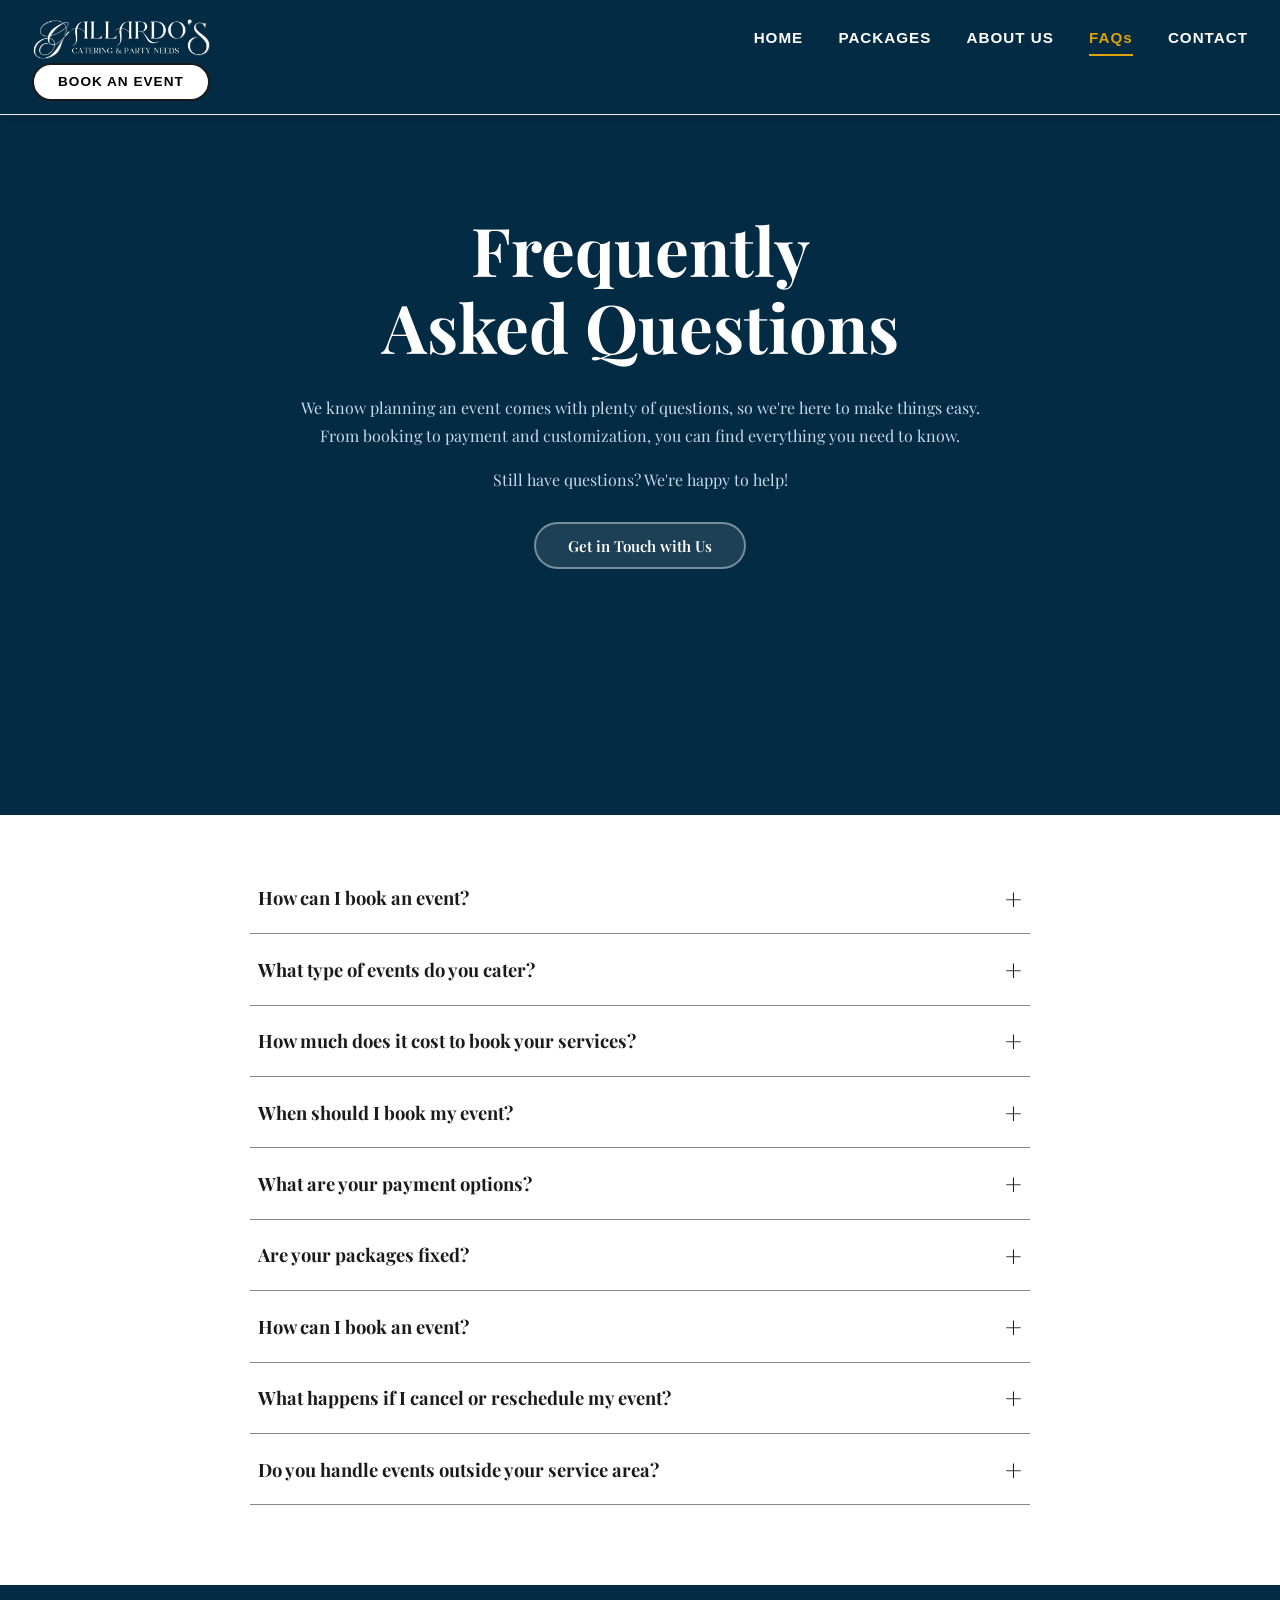
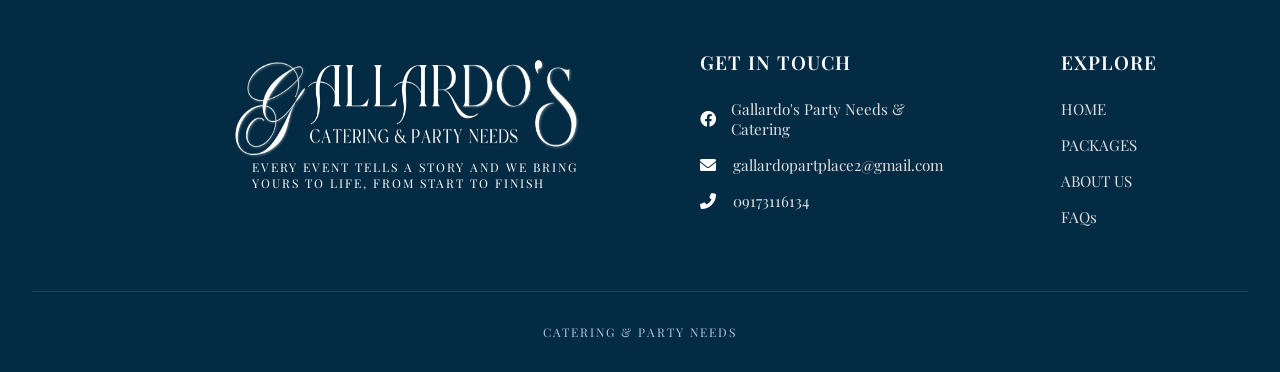
<file: views/faqs.html>
<!DOCTYPE html>
<html lang="en">
<head>
    <meta charset="UTF-8">
    <meta name="viewport" content="width=device-width, initial-scale=1.0">
    <title>Document</title>
    <link rel="stylesheet" href="https://cdnjs.cloudflare.com/ajax/libs/font-awesome/6.0.0-beta3/css/all.min.css">
    <link href="https://fonts.googleapis.com/css2?family=Great+Vibes&family=Playfair+Display:wght@400;600;700&display=swap" rel="stylesheet">
    <link rel="stylesheet" href="../css/faqc.css">
</head>
<body>
       <!-- Navigation Bar -->
  <nav class="navbar">
    <div class="nav-container">
      <div class="logo">
        <div class="logo-container">
          <img src="../Images/logo.png" alt="logo">
        </div>
      </div>
      <ul class="nav-menu">
     <li><a href="../index.html">HOME</a></li>
      <li><a href="packages.html">PACKAGES</a></li>
      <li><a href="about.html">ABOUT US</a></li>
      <li><a href="faqs.html">FAQs</a></li>
      <li><a href="contact.html">CONTACT</a></li>
      </ul>
      <div class="nav-cta">
        <a href="book.html" class="btn-nav">BOOK AN EVENT</a>
      </div>
      <button class="nav-toggle" id="navToggle">
        <i class="fas fa-bars"></i>
      </button>
    </div>
  </nav>


  <section class="faq-hero-section">
  <div class="faq-hero-container">
    <h1 class="faq-hero-title">Frequently<br>Asked Questions</h1>
    <p class="faq-hero-text">
      We know planning an event comes with plenty of questions, so we're here to make things easy. From
      booking to payment and customization, you can find everything you need to know.
    </p>
    <p class="faq-hero-subtext">Still have questions? We're happy to help!</p>
    <a href="#contact-section" class="faq-hero-btn">Get in Touch with Us</a>
  </div>
</section>


<section  id="contact-section" class="faq-accordion-section">
  <div class="faq-accordion-container">

    <div class="faq-item">
      <button class="faq-question">How can I book an event? <span class="faq-icon">+</span></button>
      <div class="faq-answer"><p>You can book an event by contacting us through our website, Facebook page, or by calling us directly. We'll discuss your event details, date, and package preferences.</p></div>
    </div>

    <div class="faq-item">
      <button class="faq-question">What type of events do you cater? <span class="faq-icon">+</span></button>
      <div class="faq-answer"><p>We cater to birthdays, debuts, weddings, christenings, kiddie parties, and other special celebrations. We tailor our services to fit your event needs.</p></div>
    </div>

    <div class="faq-item">
      <button class="faq-question">How much does it cost to book your services? <span class="faq-icon">+</span></button>
      <div class="faq-answer"><p>Our packages vary depending on the type of event, number of guests, and inclusions. Please visit our Packages page or contact us for a detailed quote.</p></div>
    </div>

    <div class="faq-item">
      <button class="faq-question">When should I book my event? <span class="faq-icon">+</span></button>
      <div class="faq-answer"><p>We recommend booking at least 1–3 months in advance to secure your preferred date. For peak seasons, booking earlier is highly advised.</p></div>
    </div>

    <div class="faq-item">
      <button class="faq-question">What are your payment options? <span class="faq-icon">+</span></button>
      <div class="faq-answer"><p>We accept cash, GCash, and bank transfers. A down payment is required to confirm your booking, with the remaining balance due before or on the event day.</p></div>
    </div>

    <div class="faq-item">
      <button class="faq-question">Are your packages fixed? <span class="faq-icon">+</span></button>
      <div class="faq-answer"><p>Our packages serve as a base, but we are open to customization. You may add or adjust inclusions based on your needs and budget.</p></div>
    </div>

    <div class="faq-item">
      <button class="faq-question">How can I book an event? <span class="faq-icon">+</span></button>
      <div class="faq-answer"><p>Simply reach out to us via our contact page, Facebook, or phone. Our team will guide you through the booking process step by step.</p></div>
    </div>

    <div class="faq-item">
      <button class="faq-question">What happens if I cancel or reschedule my event? <span class="faq-icon">+</span></button>
      <div class="faq-answer"><p>Cancellations and rescheduling are subject to our terms and conditions. Please contact us as soon as possible so we can assist you accordingly.</p></div>
    </div>

    <div class="faq-item">
      <button class="faq-question">Do you handle events outside your service area? <span class="faq-icon">+</span></button>
      <div class="faq-answer"><p>We primarily serve within our local area, but we may accommodate events in nearby locations depending on availability. Please contact us to discuss the details.</p></div>
    </div>

  </div>
</section>


 <!-- Footer Section -->
  <footer class="footer">
    <div class="footer-container">
      <div class="footer-grid">
       
        <div class="footer-col">
          <div class="footer-logo">
            <img src="../Images/logo.png" alt="Gallardo's Logo">
            <p>Every event tells a story  and we bring <br>
               yours to life, from start to finish</p>
          </div>
        </div>

        <!-- Middle Left Column -->
        <div class="footer-col">
          <h4>GET IN TOUCH</h4>
          <ul class="footer-links">
            <li><i class="fab fa-facebook"></i> Gallardo's Party Needs & Catering</li>
            <li><i class="fas fa-envelope"></i> gallardopartplace2@gmail.com</li>
            <li><i class="fas fa-phone-alt"></i> 09173116134</li>
          </ul>
        </div>

        <!-- Middle Right Column -->
        <div class="footer-col">
          <h4>EXPLORE</h4>
          <ul class="footer-links">
            <li><a href="../index.html">HOME</a></li>
            <li><a href="packages.html">PACKAGES</a></li>
            <li><a href="about.html">ABOUT US</a></li>
            <li><a href="faqs.html">FAQs</a></li>
          </ul>
        </div>
      </div>

      <div class="footer-bottom">
        <p>CATERING & PARTY NEEDS</p>
      </div>
    </div>
  </footer>

  <script src="../js/navigation.js"></script>
</body>
</html>
</file>
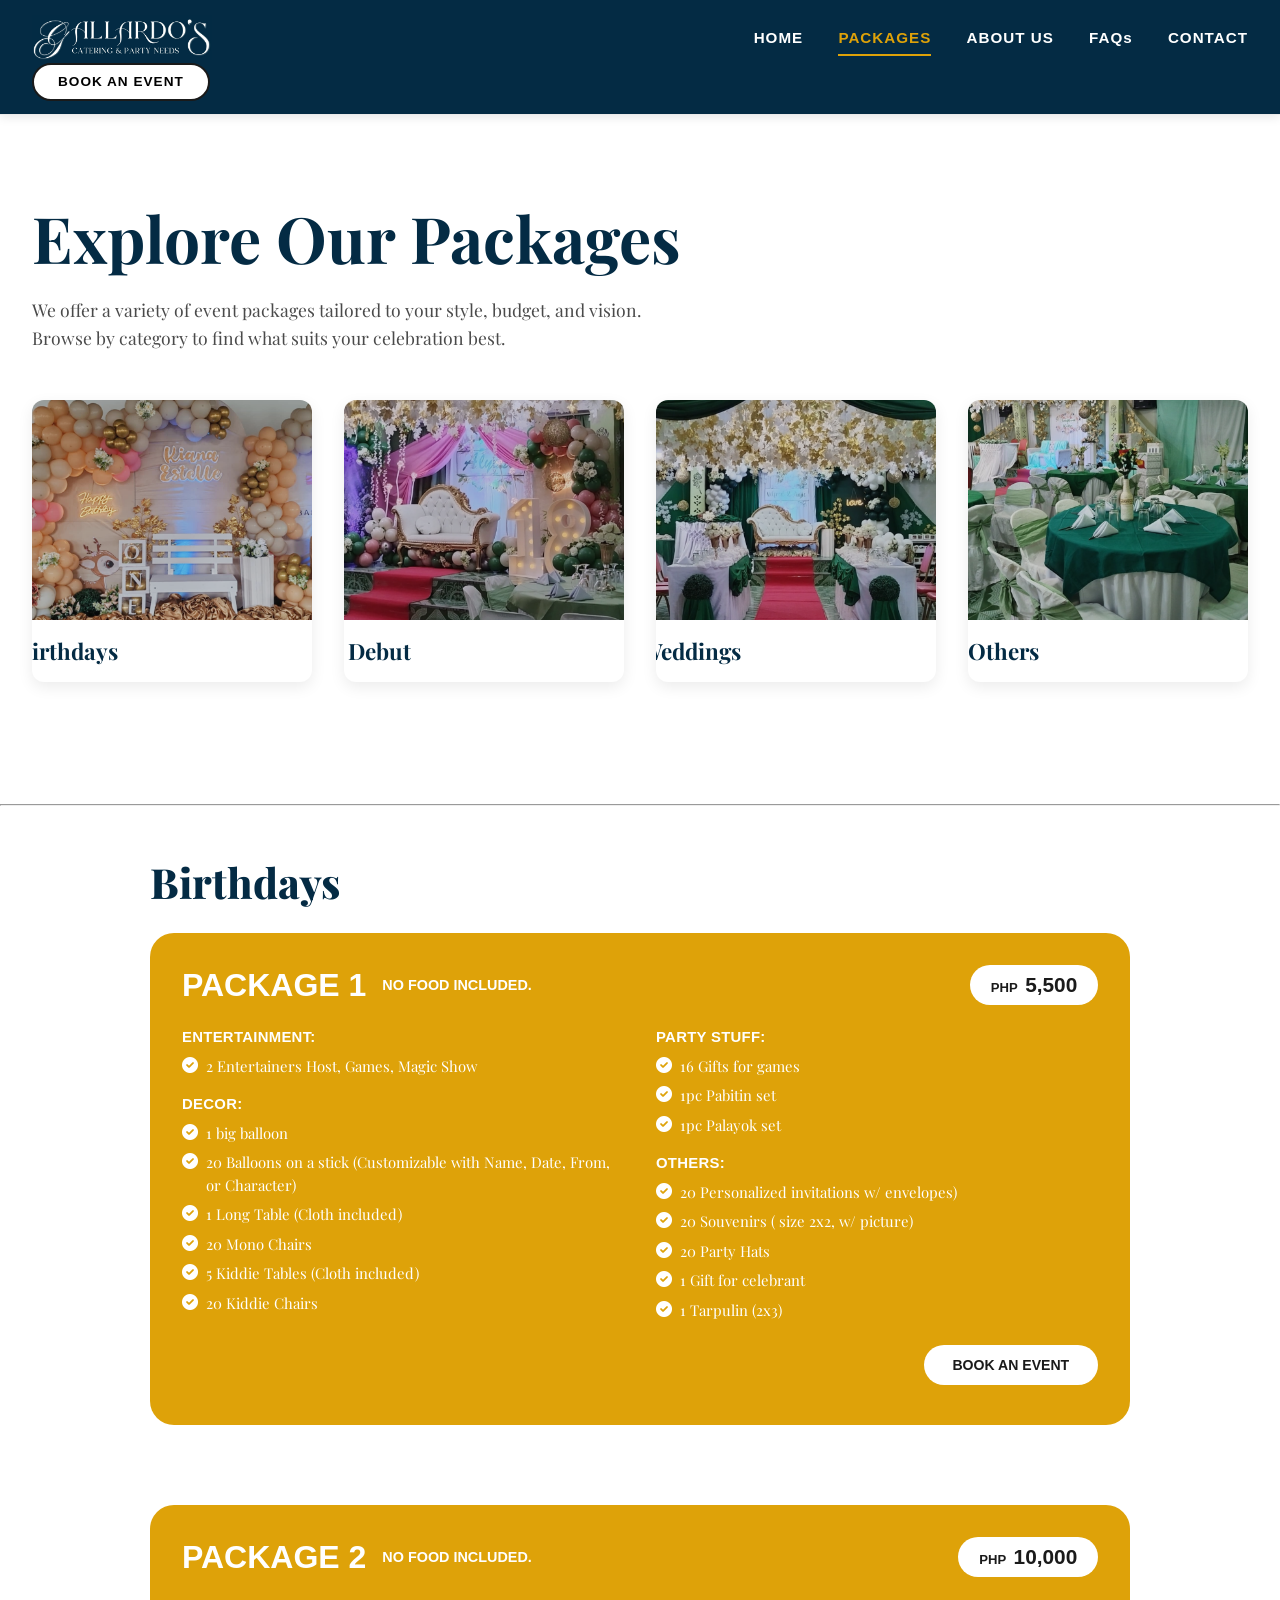
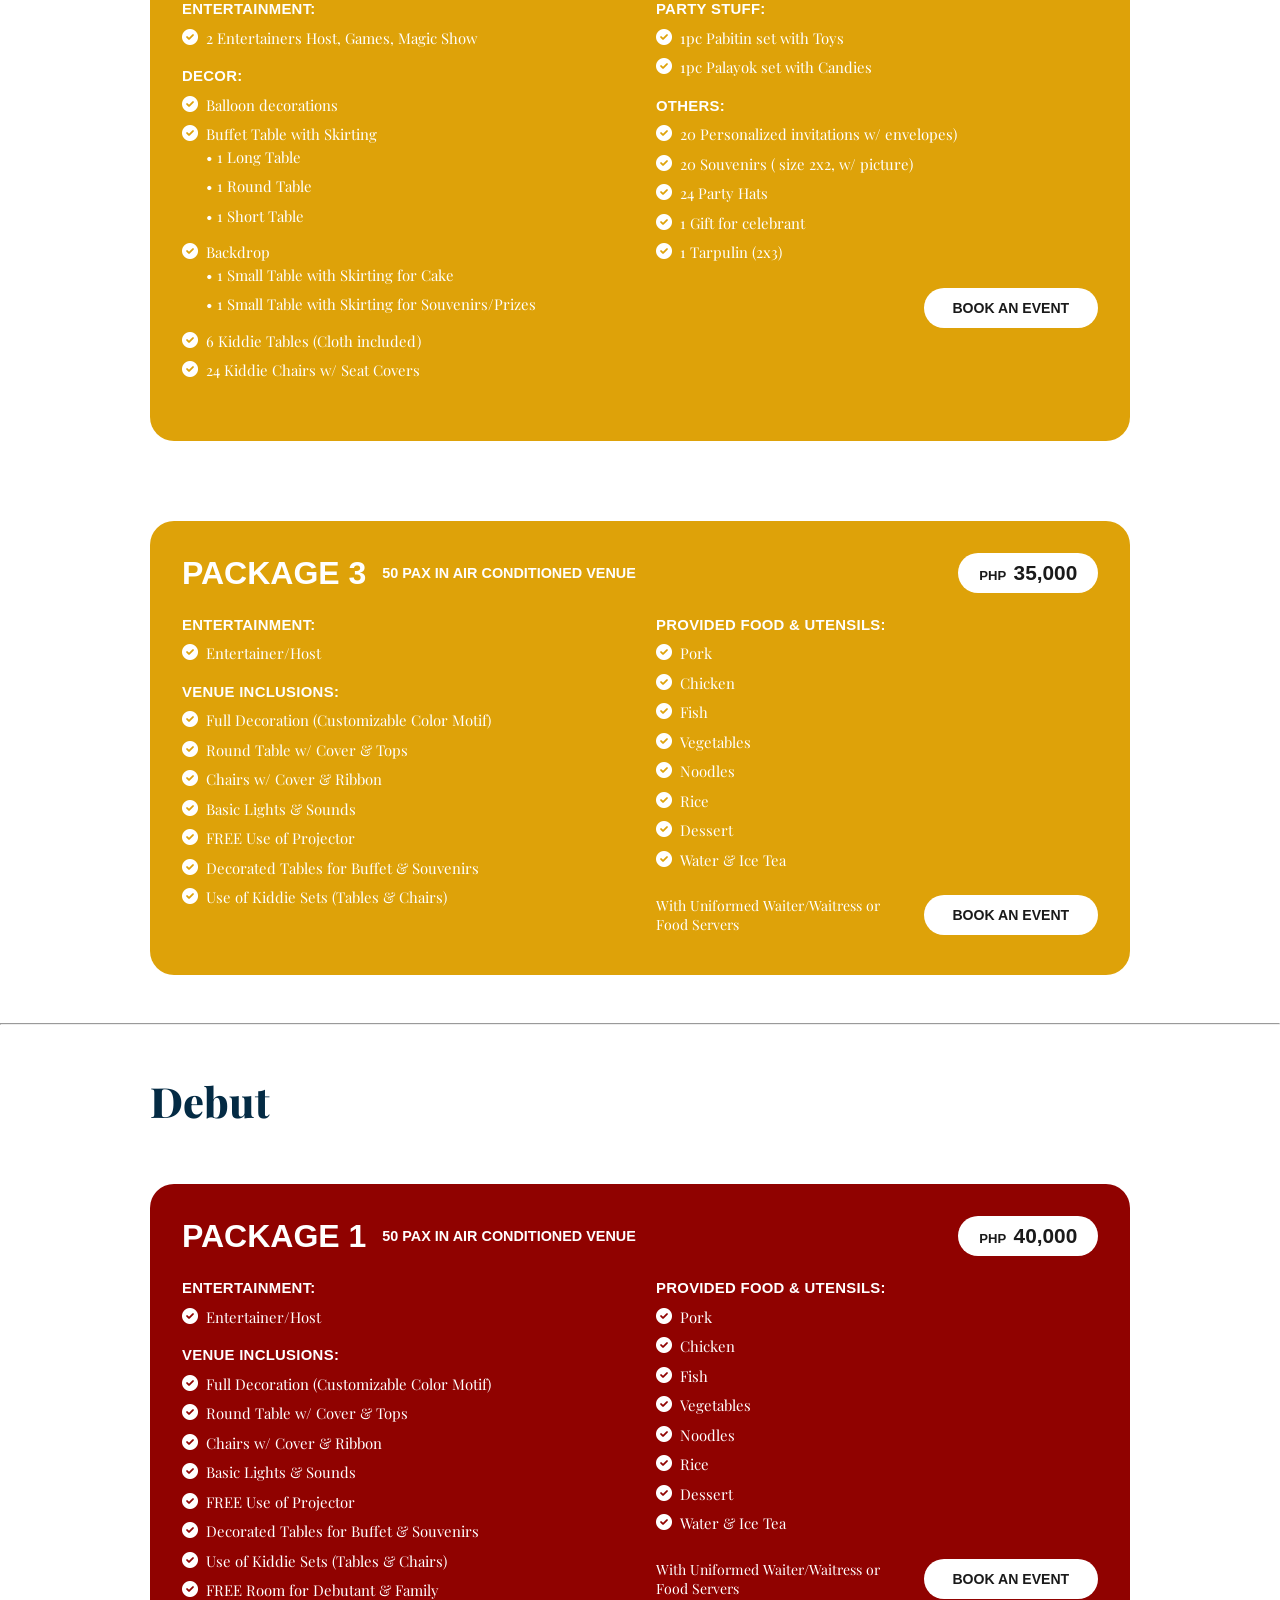
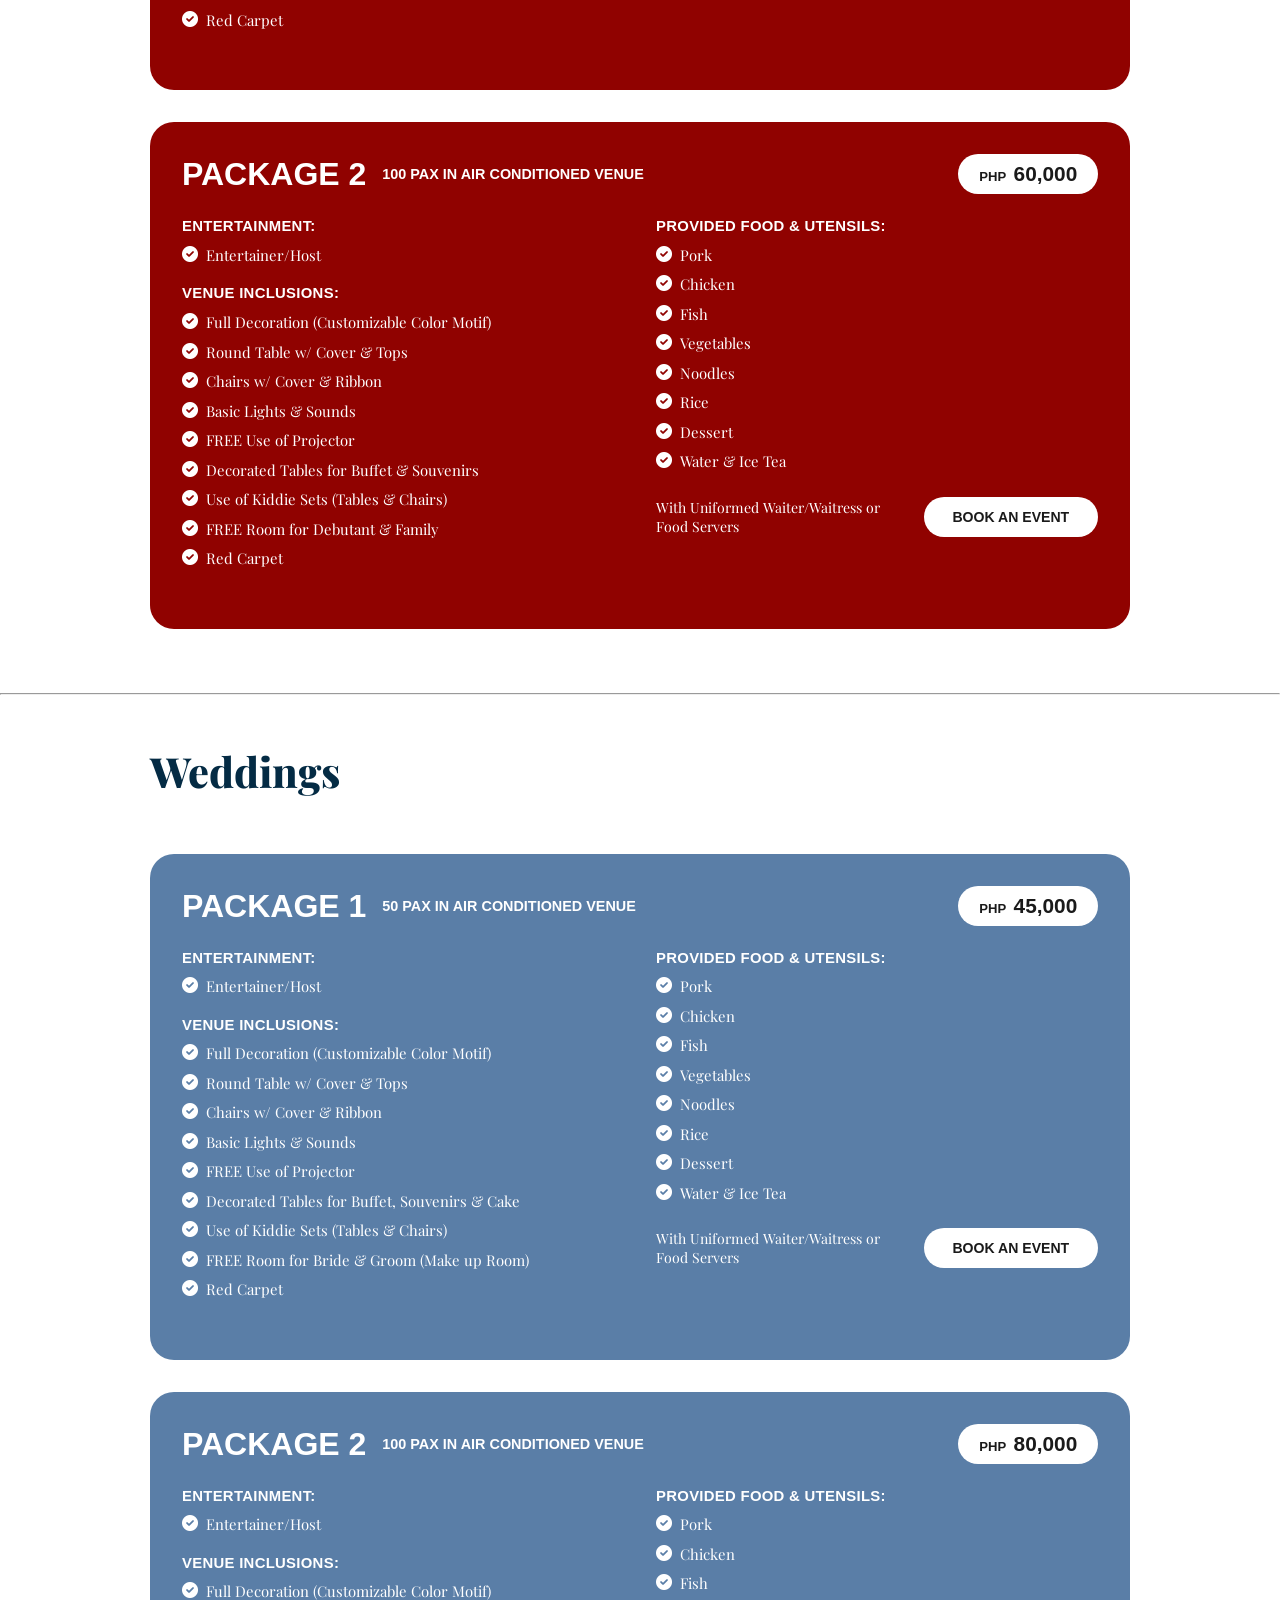
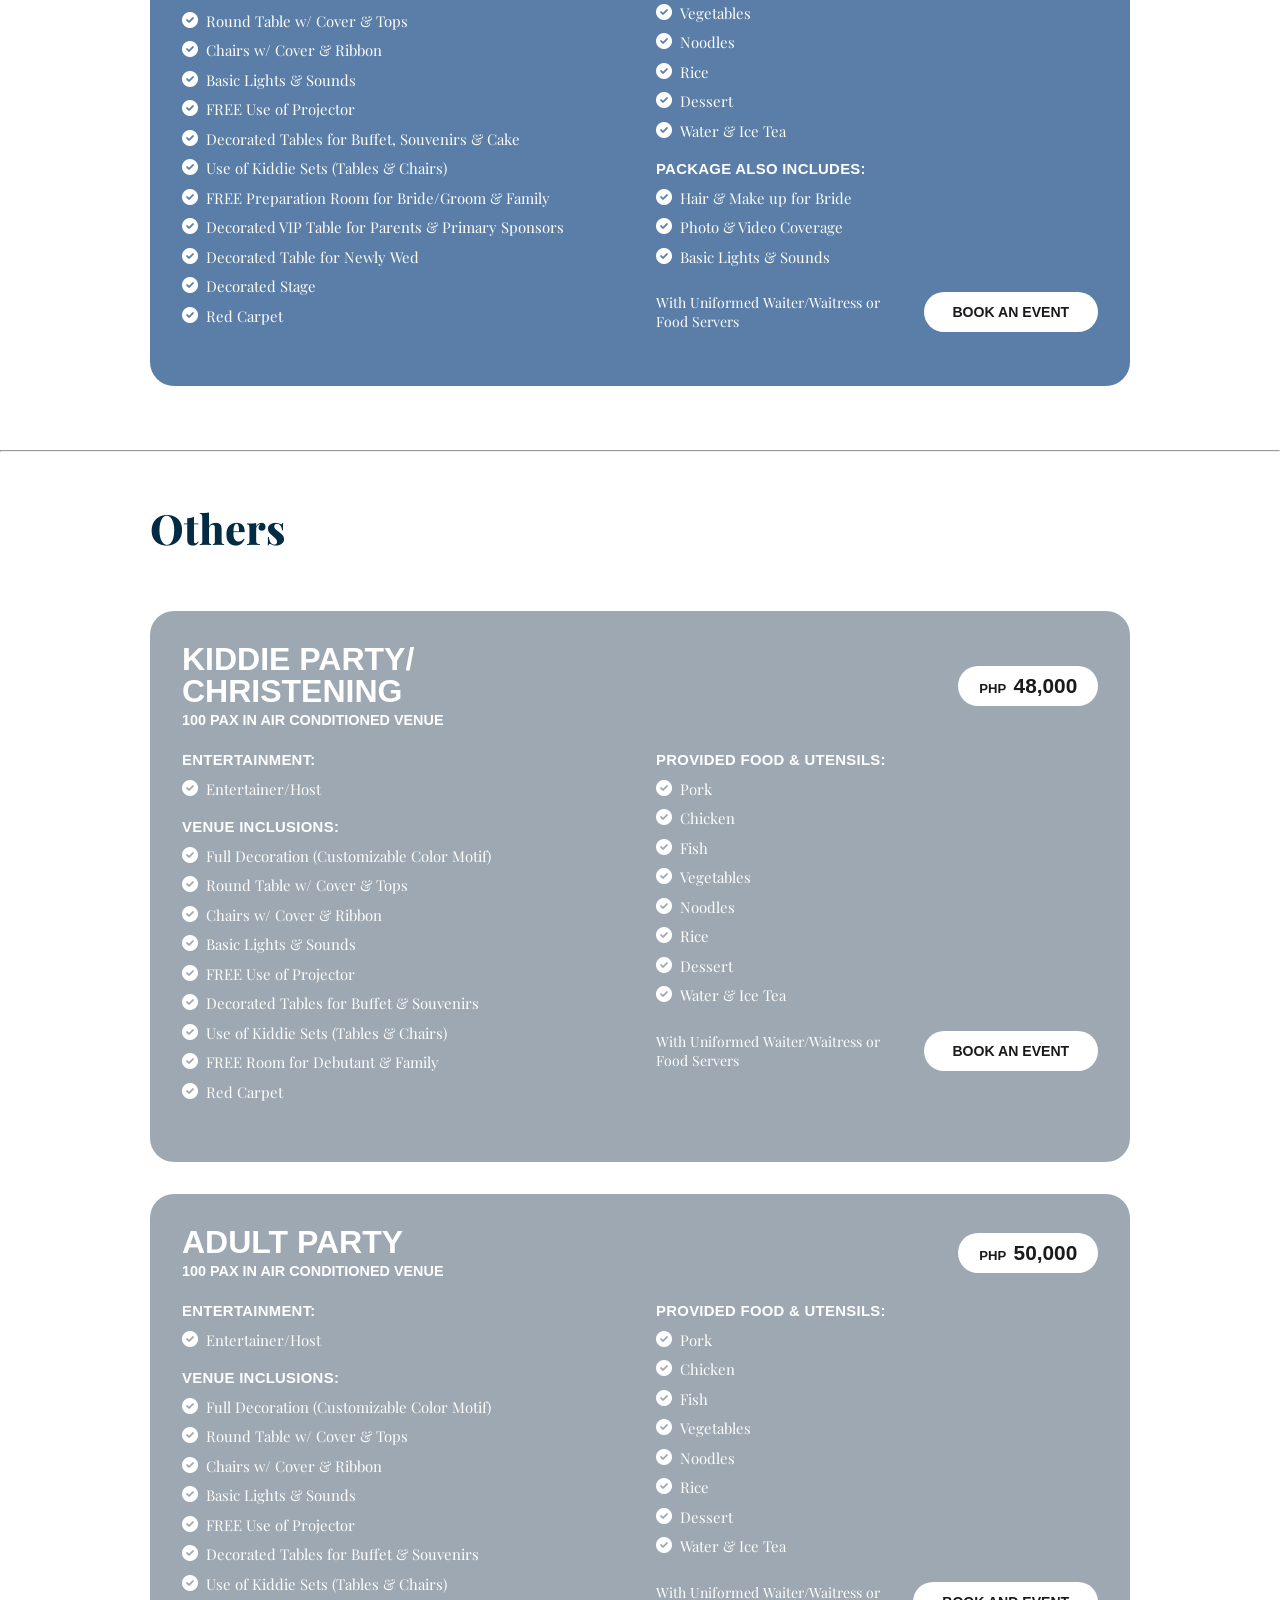
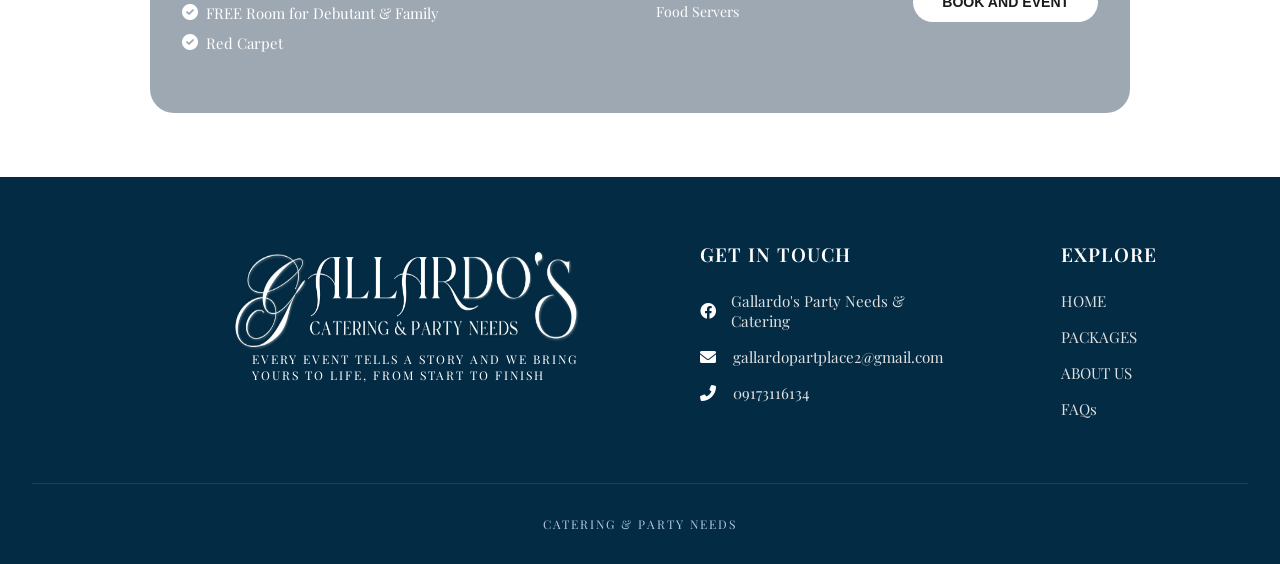
<file: views/packages.html>
<!DOCTYPE html>
<html lang="en">
<head>
   <meta charset="UTF-8">
  <meta name="viewport" content="width=device-width, initial-scale=1.0">
  <title>Stress‑free events · made just for you</title>
  <!-- Font Awesome 6 -->
  <link rel="stylesheet" href="https://cdnjs.cloudflare.com/ajax/libs/font-awesome/6.0.0-beta3/css/all.min.css">
  <!-- Google Fonts -->
  <link href="https://fonts.googleapis.com/css2?family=Great+Vibes&family=Playfair+Display:wght@400;600;700&display=swap" rel="stylesheet">
  <!-- External CSS -->
  <link rel="stylesheet" href="../css/packages.css">
</head>
<body>
    <!-- Navigation Bar -->
   <nav class="navbar">
    <div class="nav-container">
      <div class="logo">
        <div class="logo-container">
          <img src="../Images/logo.png" alt="logo">
        </div>
      </div>
      <ul class="nav-menu">
      <li><a href="../index.html">HOME</a></li>
      <li><a href="packages.html">PACKAGES</a></li>
      <li><a href="about.html">ABOUT US</a></li>
      <li><a href="faqs.html">FAQs</a></li>
      <li><a href="contact.html">CONTACT</a></li>
      </ul>
      <div class="nav-cta">
        <a href="book.html" class="btn-nav">BOOK AN EVENT</a>
      </div>
      <button class="nav-toggle" id="navToggle">
        <i class="fas fa-bars"></i>
      </button>
    </div>
  </nav>


     <!-- Packages Section  -->
  <section class="packages" id="packages">
    <div class="packages-container">
      <div class="packages-header">
        <div class="packages-title-wrapper">
          <h2>Explore Our Packages</h2>
        </div>
        <p>We offer a variety of event packages tailored to your style, budget, and vision.<br>Browse by category to find what suits your celebration best.</p>
      </div>
      <div class="packages-categories">
        <div class="category-card">
          <div class="category-image">
            <img src="../Images/birthdays.png" alt="Birthday Celebration">
          </div>
          <h3>Birthdays</h3>
        </div>
        <div class="category-card">
          <div class="category-image">
            <img src="../Images/debut.png" alt="Debut Celebration">
          </div>
          <h3>Debut</h3>
        </div>
        <div class="category-card">
          <div class="category-image">
            <img src="../Images/weddings.png" alt="Wedding Celebration">
          </div>
          <h3>Weddings</h3>
        </div>
        <div class="category-card">
          <div class="category-image">
            <img src="../Images/others.png" alt="Other Events">
          </div>
          <h3>Others</h3>
        </div>
      </div>
    </div>
  </section><br><br>

 <hr>


 <section class="bday-pkg1-section">
  <div class="bday-pkg1-container">
    <h1 class="bday-pkg1-heading">Birthdays</h1>

    <div class="bday-pkg1-card">

      <!-- TOP ROW -->
      <div class="bday-pkg1-top">
        <div class="bday-pkg1-title-row">
          <h2 class="bday-pkg1-title">PACKAGE 1</h2>
          <span class="bday-pkg1-nofood">NO FOOD INCLUDED.</span>
        </div>
        <div class="bday-pkg1-price">PHP <strong>5,500</strong></div>
      </div>

      <!-- BODY: two columns -->
      <div class="bday-pkg1-body">

        <!-- LEFT -->
        <div class="bday-pkg1-col">
          <div class="bday-pkg1-group">
            <h3>ENTERTAINMENT:</h3>
            <ul>
              <li><i class="fas fa-check-circle"></i> 2 Entertainers Host, Games, Magic Show</li>
            </ul>
          </div>
          <div class="bday-pkg1-group">
            <h3>DECOR:</h3>
            <ul>
              <li><i class="fas fa-check-circle"></i> 1 big balloon</li>
              <li><i class="fas fa-check-circle"></i> 20 Balloons on a stick (Customizable with Name, Date, From, or Character)</li>
              <li><i class="fas fa-check-circle"></i> 1 Long Table (Cloth included)</li>
              <li><i class="fas fa-check-circle"></i> 20 Mono Chairs</li>
              <li><i class="fas fa-check-circle"></i> 5 Kiddie Tables (Cloth included)</li>
              <li><i class="fas fa-check-circle"></i> 20 Kiddie Chairs</li>
            </ul>
          </div>
        </div>

        <!-- RIGHT -->
        <div class="bday-pkg1-col">
          <div class="bday-pkg1-group">
            <h3>PARTY STUFF:</h3>
            <ul>
              <li><i class="fas fa-check-circle"></i> 16 Gifts for games</li>
              <li><i class="fas fa-check-circle"></i> 1pc Pabitin set</li>
              <li><i class="fas fa-check-circle"></i> 1pc Palayok set</li>
            </ul>
          </div>
          <div class="bday-pkg1-group">
            <h3>OTHERS:</h3>
            <ul>
              <li><i class="fas fa-check-circle"></i> 20 Personalized invitations w/ envelopes)</li>
              <li><i class="fas fa-check-circle"></i> 20 Souvenirs ( size 2x2, w/ picture)</li>
              <li><i class="fas fa-check-circle"></i> 20 Party Hats</li>
              <li><i class="fas fa-check-circle"></i> 1 Gift for celebrant</li>
              <li><i class="fas fa-check-circle"></i> 1 Tarpulin (2x3)</li>
            </ul>
          </div>

          <!-- BOOK BUTTON -->
          <div class="bday-pkg1-btn-row">
            <a href="book.html" class="bday-pkg1-book-btn">BOOK AN EVENT</a>
          </div>
        </div>

      </div>
    </div>
  </div>
</section>

<section class="bday-pkg2-section">
  <div class="bday-pkg2-container">
    <div class="bday-pkg2-card">

      <!-- TOP ROW -->
      <div class="bday-pkg2-top">
        <div class="bday-pkg2-title-row">
          <h2 class="bday-pkg2-title">PACKAGE 2</h2>
          <span class="bday-pkg2-nofood">NO FOOD INCLUDED.</span>
        </div>
        <div class="bday-pkg2-price">PHP <strong>10,000</strong></div>
      </div>

      <!-- BODY: two columns -->
      <div class="bday-pkg2-body">

        <!-- LEFT -->
        <div class="bday-pkg2-col">
          <div class="bday-pkg2-group">
            <h3>ENTERTAINMENT:</h3>
            <ul>
              <li><i class="fas fa-check-circle"></i> 2 Entertainers Host, Games, Magic Show</li>
            </ul>
          </div>

          <div class="bday-pkg2-group">
            <h3>DECOR:</h3>
            <ul>
              <li><i class="fas fa-check-circle"></i> Balloon decorations</li>
              <li>
                <i class="fas fa-check-circle"></i>
                <span>Buffet Table with Skirting
                  <ul class="bday-pkg2-sublist">
                    <li>• 1 Long Table</li>
                    <li>• 1 Round Table</li>
                    <li>• 1 Short Table</li>
                  </ul>
                </span>
              </li>
              <li>
                <i class="fas fa-check-circle"></i>
                <span>Backdrop
                  <ul class="bday-pkg2-sublist">
                    <li>• 1 Small Table with Skirting for Cake</li>
                    <li>• 1 Small Table with Skirting for Souvenirs/Prizes</li>
                  </ul>
                </span>
              </li>
              <li><i class="fas fa-check-circle"></i> 6 Kiddie Tables (Cloth included)</li>
              <li><i class="fas fa-check-circle"></i> 24 Kiddie Chairs w/ Seat Covers</li>
            </ul>
          </div>
        </div>

        <!-- RIGHT -->
        <div class="bday-pkg2-col">
          <div class="bday-pkg2-group">
            <h3>PARTY STUFF:</h3>
            <ul>
              <li><i class="fas fa-check-circle"></i> 1pc Pabitin set with Toys</li>
              <li><i class="fas fa-check-circle"></i> 1pc Palayok set with Candies</li>
            </ul>
          </div>

          <div class="bday-pkg2-group">
            <h3>OTHERS:</h3>
            <ul>
              <li><i class="fas fa-check-circle"></i> 20 Personalized invitations w/ envelopes)</li>
              <li><i class="fas fa-check-circle"></i> 20 Souvenirs ( size 2x2, w/ picture)</li>
              <li><i class="fas fa-check-circle"></i> 24 Party Hats</li>
              <li><i class="fas fa-check-circle"></i> 1 Gift for celebrant</li>
              <li><i class="fas fa-check-circle"></i> 1 Tarpulin (2x3)</li>
            </ul>
          </div>

          <!-- BOOK BUTTON -->
          <div class="bday-pkg2-btn-row">
            <a href="book.html" class="bday-pkg2-book-btn">BOOK AN EVENT</a>
          </div>
        </div>

      </div>
    </div>
  </div>
</section>

<section class="bday-pkg3-section">
  <div class="bday-pkg3-container">
    <div class="bday-pkg3-card">

      <!-- TOP ROW -->
      <div class="bday-pkg3-top">
        <div class="bday-pkg3-title-row">
          <h2 class="bday-pkg3-title">PACKAGE 3</h2>
          <span class="bday-pkg3-pax">50 PAX IN AIR CONDITIONED VENUE</span>
        </div>
        <div class="bday-pkg3-price">PHP <strong>35,000</strong></div>
      </div>

      <!-- BODY: two columns -->
      <div class="bday-pkg3-body">

        <!-- LEFT -->
        <div class="bday-pkg3-col">
          <div class="bday-pkg3-group">
            <h3>ENTERTAINMENT:</h3>
            <ul>
              <li><i class="fas fa-check-circle"></i> Entertainer/Host</li>
            </ul>
          </div>

          <div class="bday-pkg3-group">
            <h3>VENUE INCLUSIONS:</h3>
            <ul>
              <li><i class="fas fa-check-circle"></i> Full Decoration (Customizable Color Motif)</li>
              <li><i class="fas fa-check-circle"></i> Round Table w/ Cover & Tops</li>
              <li><i class="fas fa-check-circle"></i> Chairs w/ Cover & Ribbon</li>
              <li><i class="fas fa-check-circle"></i> Basic Lights & Sounds</li>
              <li><i class="fas fa-check-circle"></i> FREE Use of Projector</li>
              <li><i class="fas fa-check-circle"></i> Decorated Tables for Buffet & Souvenirs</li>
              <li><i class="fas fa-check-circle"></i> Use of Kiddie Sets (Tables & Chairs)</li>
            </ul>
          </div>
        </div>

        <!-- RIGHT -->
        <div class="bday-pkg3-col">
          <div class="bday-pkg3-group">
            <h3>PROVIDED FOOD & UTENSILS:</h3>
            <ul>
              <li><i class="fas fa-check-circle"></i> Pork</li>
              <li><i class="fas fa-check-circle"></i> Chicken</li>
              <li><i class="fas fa-check-circle"></i> Fish</li>
              <li><i class="fas fa-check-circle"></i> Vegetables</li>
              <li><i class="fas fa-check-circle"></i> Noodles</li>
              <li><i class="fas fa-check-circle"></i> Rice</li>
              <li><i class="fas fa-check-circle"></i> Dessert</li>
              <li><i class="fas fa-check-circle"></i> Water & Ice Tea</li>
            </ul>
          </div>

          <!-- FOOTER ROW -->
          <div class="bday-pkg3-footer">
            <span class="bday-pkg3-waiter">With Uniformed Waiter/Waitress or Food Servers</span>
            <a href="book.html" class="bday-pkg3-book-btn">BOOK AN EVENT</a>
          </div>
        </div>

      </div>
    </div>
  </div>
</section>
<hr>

<section class="debut-pkg-section">
  <div class="debut-pkg-container">
    <h1 class="debut-pkg-heading">Debut</h1>

    <!-- PACKAGE 1 -->
    <div class="debut-pkg-card">

      <div class="debut-pkg-top">
        <div class="debut-pkg-title-row">
          <h2 class="debut-pkg-title">PACKAGE 1</h2>
          <span class="debut-pkg-pax">50 PAX IN AIR CONDITIONED VENUE</span>
        </div>
        <div class="debut-pkg-price">PHP <strong>40,000</strong></div>
      </div>

      <div class="debut-pkg-body">

        <!-- LEFT -->
        <div class="debut-pkg-col">
          <div class="debut-pkg-group">
            <h3>ENTERTAINMENT:</h3>
            <ul>
              <li><i class="fas fa-check-circle"></i> Entertainer/Host</li>
            </ul>
          </div>
          <div class="debut-pkg-group">
            <h3>VENUE INCLUSIONS:</h3>
            <ul>
              <li><i class="fas fa-check-circle"></i> Full Decoration (Customizable Color Motif)</li>
              <li><i class="fas fa-check-circle"></i> Round Table w/ Cover & Tops</li>
              <li><i class="fas fa-check-circle"></i> Chairs w/ Cover & Ribbon</li>
              <li><i class="fas fa-check-circle"></i> Basic Lights & Sounds</li>
              <li><i class="fas fa-check-circle"></i> FREE Use of Projector</li>
              <li><i class="fas fa-check-circle"></i> Decorated Tables for Buffet & Souvenirs</li>
              <li><i class="fas fa-check-circle"></i> Use of Kiddie Sets (Tables & Chairs)</li>
              <li><i class="fas fa-check-circle"></i> FREE Room for Debutant & Family</li>
              <li><i class="fas fa-check-circle"></i> Red Carpet</li>
            </ul>
          </div>
        </div>

        <!-- RIGHT -->
        <div class="debut-pkg-col">
          <div class="debut-pkg-group">
            <h3>PROVIDED FOOD & UTENSILS:</h3>
            <ul>
              <li><i class="fas fa-check-circle"></i> Pork</li>
              <li><i class="fas fa-check-circle"></i> Chicken</li>
              <li><i class="fas fa-check-circle"></i> Fish</li>
              <li><i class="fas fa-check-circle"></i> Vegetables</li>
              <li><i class="fas fa-check-circle"></i> Noodles</li>
              <li><i class="fas fa-check-circle"></i> Rice</li>
              <li><i class="fas fa-check-circle"></i> Dessert</li>
              <li><i class="fas fa-check-circle"></i> Water & Ice Tea</li>
            </ul>
          </div>
          <div class="debut-pkg-footer">
            <span class="debut-pkg-waiter">With Uniformed Waiter/Waitress or Food Servers</span>
            <a href="book.html" class="debut-pkg-book-btn">BOOK AN EVENT</a>
          </div>
        </div>

      </div>
    </div>
   

    <!-- PACKAGE 2 -->
    <div class="debut-pkg-card">

      <div class="debut-pkg-top">
        <div class="debut-pkg-title-row">
          <h2 class="debut-pkg-title">PACKAGE 2</h2>
          <span class="debut-pkg-pax">100 PAX IN AIR CONDITIONED VENUE</span>
        </div>
        <div class="debut-pkg-price">PHP <strong>60,000</strong></div>
      </div>

      <div class="debut-pkg-body">

        <!-- LEFT -->
        <div class="debut-pkg-col">
          <div class="debut-pkg-group">
            <h3>ENTERTAINMENT:</h3>
            <ul>
              <li><i class="fas fa-check-circle"></i> Entertainer/Host</li>
            </ul>
          </div>
          <div class="debut-pkg-group">
            <h3>VENUE INCLUSIONS:</h3>
            <ul>
              <li><i class="fas fa-check-circle"></i> Full Decoration (Customizable Color Motif)</li>
              <li><i class="fas fa-check-circle"></i> Round Table w/ Cover & Tops</li>
              <li><i class="fas fa-check-circle"></i> Chairs w/ Cover & Ribbon</li>
              <li><i class="fas fa-check-circle"></i> Basic Lights & Sounds</li>
              <li><i class="fas fa-check-circle"></i> FREE Use of Projector</li>
              <li><i class="fas fa-check-circle"></i> Decorated Tables for Buffet & Souvenirs</li>
              <li><i class="fas fa-check-circle"></i> Use of Kiddie Sets (Tables & Chairs)</li>
              <li><i class="fas fa-check-circle"></i> FREE Room for Debutant & Family</li>
              <li><i class="fas fa-check-circle"></i> Red Carpet</li>
            </ul>
          </div>
        </div>

        <!-- RIGHT -->
        <div class="debut-pkg-col">
          <div class="debut-pkg-group">
            <h3>PROVIDED FOOD & UTENSILS:</h3>
            <ul>
              <li><i class="fas fa-check-circle"></i> Pork</li>
              <li><i class="fas fa-check-circle"></i> Chicken</li>
              <li><i class="fas fa-check-circle"></i> Fish</li>
              <li><i class="fas fa-check-circle"></i> Vegetables</li>
              <li><i class="fas fa-check-circle"></i> Noodles</li>
              <li><i class="fas fa-check-circle"></i> Rice</li>
              <li><i class="fas fa-check-circle"></i> Dessert</li>
              <li><i class="fas fa-check-circle"></i> Water & Ice Tea</li>
            </ul>
          </div>
          <div class="debut-pkg-footer">
            <span class="debut-pkg-waiter">With Uniformed Waiter/Waitress or Food Servers</span>
            <a href="book.html" class="debut-pkg-book-btn">BOOK AN EVENT</a>
          </div>
        </div>

      </div>
    </div>

  </div>
</section>
<hr>
<section class="wedding-pkg-section">
  <div class="wedding-pkg-container">
    <h1 class="wedding-pkg-heading">Weddings</h1>

    <!-- PACKAGE 1 -->
    <div class="wedding-pkg-card">

      <div class="wedding-pkg-top">
        <div class="wedding-pkg-title-row">
          <h2 class="wedding-pkg-title">PACKAGE 1</h2>
          <span class="wedding-pkg-pax">50 PAX IN AIR CONDITIONED VENUE</span>
        </div>
        <div class="wedding-pkg-price">PHP <strong>45,000</strong></div>
      </div>

      <div class="wedding-pkg-body">

        <!-- LEFT -->
        <div class="wedding-pkg-col">
          <div class="wedding-pkg-group">
            <h3>ENTERTAINMENT:</h3>
            <ul>
              <li><i class="fas fa-check-circle"></i> Entertainer/Host</li>
            </ul>
          </div>
          <div class="wedding-pkg-group">
            <h3>VENUE INCLUSIONS:</h3>
            <ul>
              <li><i class="fas fa-check-circle"></i> Full Decoration (Customizable Color Motif)</li>
              <li><i class="fas fa-check-circle"></i> Round Table w/ Cover & Tops</li>
              <li><i class="fas fa-check-circle"></i> Chairs w/ Cover & Ribbon</li>
              <li><i class="fas fa-check-circle"></i> Basic Lights & Sounds</li>
              <li><i class="fas fa-check-circle"></i> FREE Use of Projector</li>
              <li><i class="fas fa-check-circle"></i> Decorated Tables for Buffet, Souvenirs & Cake</li>
              <li><i class="fas fa-check-circle"></i> Use of Kiddie Sets (Tables & Chairs)</li>
              <li><i class="fas fa-check-circle"></i> FREE Room for Bride & Groom (Make up Room)</li>
              <li><i class="fas fa-check-circle"></i> Red Carpet</li>
            </ul>
          </div>
        </div>

        <!-- RIGHT -->
        <div class="wedding-pkg-col">
          <div class="wedding-pkg-group">
            <h3>PROVIDED FOOD & UTENSILS:</h3>
            <ul>
              <li><i class="fas fa-check-circle"></i> Pork</li>
              <li><i class="fas fa-check-circle"></i> Chicken</li>
              <li><i class="fas fa-check-circle"></i> Fish</li>
              <li><i class="fas fa-check-circle"></i> Vegetables</li>
              <li><i class="fas fa-check-circle"></i> Noodles</li>
              <li><i class="fas fa-check-circle"></i> Rice</li>
              <li><i class="fas fa-check-circle"></i> Dessert</li>
              <li><i class="fas fa-check-circle"></i> Water & Ice Tea</li>
            </ul>
          </div>
          <div class="wedding-pkg-footer">
            <span class="wedding-pkg-waiter">With Uniformed Waiter/Waitress or Food Servers</span>
            <a href="book.html" class="wedding-pkg-book-btn">BOOK AN EVENT</a>
          </div>
        </div>

      </div>
    </div>

    <!-- PACKAGE 2 -->
    <div class="wedding-pkg-card">

      <div class="wedding-pkg-top">
        <div class="wedding-pkg-title-row">
          <h2 class="wedding-pkg-title">PACKAGE 2</h2>
          <span class="wedding-pkg-pax">100 PAX IN AIR CONDITIONED VENUE</span>
        </div>
        <div class="wedding-pkg-price">PHP <strong>80,000</strong></div>
      </div>

      <div class="wedding-pkg-body">

        <!-- LEFT -->
        <div class="wedding-pkg-col">
          <div class="wedding-pkg-group">
            <h3>ENTERTAINMENT:</h3>
            <ul>
              <li><i class="fas fa-check-circle"></i> Entertainer/Host</li>
            </ul>
          </div>
          <div class="wedding-pkg-group">
            <h3>VENUE INCLUSIONS:</h3>
            <ul>
              <li><i class="fas fa-check-circle"></i> Full Decoration (Customizable Color Motif)</li>
              <li><i class="fas fa-check-circle"></i> Round Table w/ Cover & Tops</li>
              <li><i class="fas fa-check-circle"></i> Chairs w/ Cover & Ribbon</li>
              <li><i class="fas fa-check-circle"></i> Basic Lights & Sounds</li>
              <li><i class="fas fa-check-circle"></i> FREE Use of Projector</li>
              <li><i class="fas fa-check-circle"></i> Decorated Tables for Buffet, Souvenirs & Cake</li>
              <li><i class="fas fa-check-circle"></i> Use of Kiddie Sets (Tables & Chairs)</li>
              <li><i class="fas fa-check-circle"></i> FREE Preparation Room for Bride/Groom & Family</li>
              <li><i class="fas fa-check-circle"></i> Decorated VIP Table for Parents & Primary Sponsors</li>
              <li><i class="fas fa-check-circle"></i> Decorated Table for Newly Wed</li>
              <li><i class="fas fa-check-circle"></i> Decorated Stage</li>
              <li><i class="fas fa-check-circle"></i> Red Carpet</li>
            </ul>
          </div>
        </div>

        <!-- RIGHT -->
        <div class="wedding-pkg-col">
          <div class="wedding-pkg-group">
            <h3>PROVIDED FOOD & UTENSILS:</h3>
            <ul>
              <li><i class="fas fa-check-circle"></i> Pork</li>
              <li><i class="fas fa-check-circle"></i> Chicken</li>
              <li><i class="fas fa-check-circle"></i> Fish</li>
              <li><i class="fas fa-check-circle"></i> Vegetables</li>
              <li><i class="fas fa-check-circle"></i> Noodles</li>
              <li><i class="fas fa-check-circle"></i> Rice</li>
              <li><i class="fas fa-check-circle"></i> Dessert</li>
              <li><i class="fas fa-check-circle"></i> Water & Ice Tea</li>
            </ul>
          </div>
          <div class="wedding-pkg-group">
            <h3>PACKAGE ALSO INCLUDES:</h3>
            <ul>
              <li><i class="fas fa-check-circle"></i> Hair & Make up for Bride</li>
              <li><i class="fas fa-check-circle"></i> Photo & Video Coverage</li>
              <li><i class="fas fa-check-circle"></i> Basic Lights & Sounds</li>
            </ul>
          </div>
          <div class="wedding-pkg-footer">
            <span class="wedding-pkg-waiter">With Uniformed Waiter/Waitress or Food Servers</span>
            <a href="book.html" class="wedding-pkg-book-btn">BOOK AN EVENT</a>
          </div>
        </div>

      </div>
    </div>

  </div>
</section>

<hr>

<section class="others-pkg-section">
  <div class="others-pkg-container">
    <h1 class="others-pkg-heading">Others</h1>

    <!-- KIDDIE PARTY / CHRISTENING -->
    <div class="others-pkg-card">

      <div class="others-pkg-top">
        <div class="others-pkg-title-block">
          <h2 class="others-pkg-title">KIDDIE PARTY/<br>CHRISTENING</h2>
          <span class="others-pkg-pax">100 PAX IN AIR CONDITIONED VENUE</span>
        </div>
        <div class="others-pkg-price">PHP <strong>48,000</strong></div>
      </div>

      <div class="others-pkg-body">

        <!-- LEFT -->
        <div class="others-pkg-col">
          <div class="others-pkg-group">
            <h3>ENTERTAINMENT:</h3>
            <ul>
              <li><i class="fas fa-check-circle"></i> Entertainer/Host</li>
            </ul>
          </div>
          <div class="others-pkg-group">
            <h3>VENUE INCLUSIONS:</h3>
            <ul>
              <li><i class="fas fa-check-circle"></i> Full Decoration (Customizable Color Motif)</li>
              <li><i class="fas fa-check-circle"></i> Round Table w/ Cover & Tops</li>
              <li><i class="fas fa-check-circle"></i> Chairs w/ Cover & Ribbon</li>
              <li><i class="fas fa-check-circle"></i> Basic Lights & Sounds</li>
              <li><i class="fas fa-check-circle"></i> FREE Use of Projector</li>
              <li><i class="fas fa-check-circle"></i> Decorated Tables for Buffet & Souvenirs</li>
              <li><i class="fas fa-check-circle"></i> Use of Kiddie Sets (Tables & Chairs)</li>
              <li><i class="fas fa-check-circle"></i> FREE Room for Debutant & Family</li>
              <li><i class="fas fa-check-circle"></i> Red Carpet</li>
            </ul>
          </div>
        </div>

        <!-- RIGHT -->
        <div class="others-pkg-col">
          <div class="others-pkg-group">
            <h3>PROVIDED FOOD & UTENSILS:</h3>
            <ul>
              <li><i class="fas fa-check-circle"></i> Pork</li>
              <li><i class="fas fa-check-circle"></i> Chicken</li>
              <li><i class="fas fa-check-circle"></i> Fish</li>
              <li><i class="fas fa-check-circle"></i> Vegetables</li>
              <li><i class="fas fa-check-circle"></i> Noodles</li>
              <li><i class="fas fa-check-circle"></i> Rice</li>
              <li><i class="fas fa-check-circle"></i> Dessert</li>
              <li><i class="fas fa-check-circle"></i> Water & Ice Tea</li>
            </ul>
          </div>
          <div class="others-pkg-footer">
            <span class="others-pkg-waiter">With Uniformed Waiter/Waitress or Food Servers</span>
            <a href="book.html" class="others-pkg-book-btn">BOOK AN EVENT</a>
          </div>
        </div>

      </div>
    </div>

    <!-- ADULT PARTY -->
    <div class="others-pkg-card">

      <div class="others-pkg-top">
        <div class="others-pkg-title-block">
          <h2 class="others-pkg-title">ADULT PARTY</h2>
          <span class="others-pkg-pax">100 PAX IN AIR CONDITIONED VENUE</span>
        </div>
        <div class="others-pkg-price">PHP <strong>50,000</strong></div>
      </div>

      <div class="others-pkg-body">

        <!-- LEFT -->
        <div class="others-pkg-col">
          <div class="others-pkg-group">
            <h3>ENTERTAINMENT:</h3>
            <ul>
              <li><i class="fas fa-check-circle"></i> Entertainer/Host</li>
            </ul>
          </div>
          <div class="others-pkg-group">
            <h3>VENUE INCLUSIONS:</h3>
            <ul>
              <li><i class="fas fa-check-circle"></i> Full Decoration (Customizable Color Motif)</li>
              <li><i class="fas fa-check-circle"></i> Round Table w/ Cover & Tops</li>
              <li><i class="fas fa-check-circle"></i> Chairs w/ Cover & Ribbon</li>
              <li><i class="fas fa-check-circle"></i> Basic Lights & Sounds</li>
              <li><i class="fas fa-check-circle"></i> FREE Use of Projector</li>
              <li><i class="fas fa-check-circle"></i> Decorated Tables for Buffet & Souvenirs</li>
              <li><i class="fas fa-check-circle"></i> Use of Kiddie Sets (Tables & Chairs)</li>
              <li><i class="fas fa-check-circle"></i> FREE Room for Debutant & Family</li>
              <li><i class="fas fa-check-circle"></i> Red Carpet</li>
            </ul>
          </div>
        </div>

        <!-- RIGHT -->
        <div class="others-pkg-col">
          <div class="others-pkg-group">
            <h3>PROVIDED FOOD & UTENSILS:</h3>
            <ul>
              <li><i class="fas fa-check-circle"></i> Pork</li>
              <li><i class="fas fa-check-circle"></i> Chicken</li>
              <li><i class="fas fa-check-circle"></i> Fish</li>
              <li><i class="fas fa-check-circle"></i> Vegetables</li>
              <li><i class="fas fa-check-circle"></i> Noodles</li>
              <li><i class="fas fa-check-circle"></i> Rice</li>
              <li><i class="fas fa-check-circle"></i> Dessert</li>
              <li><i class="fas fa-check-circle"></i> Water & Ice Tea</li>
            </ul>
          </div>
          <div class="others-pkg-footer">
            <span class="others-pkg-waiter">With Uniformed Waiter/Waitress or Food Servers</span>
            <a href="book.html" class="others-pkg-book-btn">BOOK AND EVENT</a>
          </div>
        </div>

      </div>
    </div>

  </div>
</section>

    <!-- Footer Section -->
  <footer class="footer">
    <div class="footer-container">
      <div class="footer-grid">
       
        <div class="footer-col">
          <div class="footer-logo">
            <img src="../Images/logo.png" alt="Gallardo's Logo">
            <p>Every event tells a story  and we bring <br>
               yours to life, from start to finish</p>
          </div>
        </div>

        <!-- Middle Left Column -->
        <div class="footer-col">
          <h4>GET IN TOUCH</h4>
          <ul class="footer-links">
            <li><i class="fab fa-facebook"></i> Gallardo's Party Needs & Catering</li>
            <li><i class="fas fa-envelope"></i> gallardopartplace2@gmail.com</li>
            <li><i class="fas fa-phone-alt"></i> 09173116134</li>
          </ul>
        </div>

        <!-- Middle Right Column -->
        <div class="footer-col">
          <h4>EXPLORE</h4>
          <ul class="footer-links">
            <li><a href="../index.html">HOME</a></li>
            <li><a href="packages.html">PACKAGES</a></li>
            <li><a href="about.html">ABOUT US</a></li>
            <li><a href="faqs.html">FAQs</a></li>
          </ul>
        </div>
      </div>

      <div class="footer-bottom">
        <p>CATERING & PARTY NEEDS</p>
      </div>
    </div>
  </footer>
      <script src="../js/navigation.js"></script>

</body>
</html>
</file>
<file: css/style.css>
* {
  margin: 0;
  padding: 0;
  box-sizing: border-box;
}

body {
  font-family: 'Playfair Display', serif;
  background-color: #ffffff;
  width: 100%;
  min-height: 100vh;
}

/* ===== NAVBAR ===== */
.navbar {
  background-color: #042b44;
  width: 100%;
  position: sticky;
  top: 0;
  left: 0;
  right: 0;
  z-index: 1000;
  box-shadow: 0 2px 10px rgba(0, 0, 0, 0.1);
  border-bottom: 1px solid #eaeaea;
}

.nav-container {
  width: 100%;
  max-width: 1400px;
  margin: 0 auto;
  padding: 0.8rem 2rem;
  display: flex;
  align-items: center;
  justify-content: space-between;
  flex-wrap: wrap;
}

.logo { display: flex; align-items: center; }
.logo-container { display: flex; align-items: center; gap: 10px; }
.logo-container img {
  height: 50px;
  width: auto;
  max-width: 180px;
  object-fit: contain;
  display: block;
}

.nav-menu {
  display: flex;
  font-family: Arial;
  list-style: none;
  gap: 2.2rem;
  margin: 0;
  padding: 0;
  margin-left: 45vh;
}

.nav-menu li a {
  color: #ffffff;
  text-decoration: none;
  font-size: 0.95rem;
  font-weight: 600;
  letter-spacing: 1px;
  padding: 0.5rem 0;
  transition: all 0.3s ease;
  border-bottom: 2px solid transparent;
  white-space: nowrap;
}

.nav-menu li a.visited { color: #5a7ea7; }
.nav-menu li a:hover { color: #10554c; border-bottom-color: #10554c; }
.nav-menu li a.active { color: #dea209; border-bottom-color: #dea209; }

.btn-nav {
  background: white;
  color: #000000;
  font-family: Arial;
  border: 2px solid #1a1a1a;
  padding: 0.6rem 1.5rem;
  font-size: 0.85rem;
  font-weight: 600;
  letter-spacing: 1px;
  text-decoration: none;
  transition: all 0.3s ease;
  display: inline-block;
  border-radius: 22px;
  white-space: nowrap;
}
.btn-nav:hover { background: #10554c; color: #ffffff; border-color: #10554c; }
.btn-nav:active { background: #dea209; color: #ffffff; border-color: #dea209; }

.nav-toggle {
  display: none;
  background: transparent;
  border: none;
  color: #ffffff;
  font-size: 1.8rem;
  cursor: pointer;
  padding: 0.5rem;
}

@media screen and (max-width: 1024px) {
  .nav-menu { gap: 1.5rem; margin-left: 2rem; }
  .nav-menu li a { font-size: 0.85rem; }
}

@media screen and (max-width: 768px) {
  .nav-container { padding: 0.8rem 1.5rem; }
  .logo-container img { height: 40px; }

  .nav-menu {
    display: none;
    width: 100%;
    flex-direction: column;
    gap: 0;
    background-color: #042b44;
    margin-top: 1rem;
    margin-left: 0;
    border-radius: 8px;
    overflow: hidden;
    box-shadow: 0 4px 10px rgba(0,0,0,0.2);
  }
  .nav-menu.show { display: flex; }
  .nav-menu li { width: 100%; text-align: center; border-top: 1px solid rgba(255,255,255,0.1); }
  .nav-menu li:first-child { border-top: none; }
  .nav-menu li a { display: block; padding: 1rem; color: #ffffff; font-weight: 600; border-bottom: none; }
  .nav-menu li a.visited { background-color: rgba(90,126,167,0.15); color: #5a7ea7; }
  .nav-menu li a:hover { background-color: rgba(16,85,76,0.15); color: #10554c; border-bottom: none; }
  .nav-menu li a.active { background-color: rgba(144,2,0,0.15); color: #dea209; border-bottom: none; }
  .nav-cta { display: block; }
  .nav-toggle { display: block; }
  .btn-nav { padding: 0.5rem 1.2rem; font-size: 0.8rem; }
}

@media screen and (max-width: 480px) {
  .logo-container img { height: 35px; }
  .btn-nav { padding: 0.4rem 1rem; font-size: 0.7rem; }
}

@media screen and (min-width: 769px) {
  .nav-menu { display: flex !important; }
}

/* ===== HERO SECTION ===== */
.hero {
  width: 90%;
  padding: 0;
  margin-left: 5%;
  margin-top: 50px;
}

.hero-image {
  position: relative;
  width: 100%;
  height: 90vh;
  overflow: hidden;
  border-radius: 20px;
}

.hero-image img { width: 100%; height: 100%; object-fit: cover; display: block; }

.hero-overlay {
  position: absolute;
  top: 0; left: 0;
  width: 100%; height: 100%;
  background: rgba(0,0,0,0.5);
  display: flex;
  align-items: center;
  justify-content: center;
  text-align: center;
}

.hero-content {
  max-width: 800px;
  padding: 2rem;
  color: white;
  margin-bottom: 180px;
  margin-left: -90vh;
}

.hero-content h1 {
  font-size: 4rem;
  font-weight: 700;
  line-height: 1.2;
  margin-bottom: 1.5rem;
  text-shadow: 2px 2px 4px rgba(0,0,0,0.3);
  font-family: 'Hello Paris', serif;
}

.hero-content h1 span { font-size: 4.5rem; color: #ffffff; display: inline-block; }

.hero-content p {
  font-size: 1.2rem;
  text-shadow: 1px 1px 2px rgba(0,0,0,0.3);
  max-width: 600px;
  text-align: left;
  margin: 0;
  padding: 0;
}

.hero-about, .hero-btn {
  background: transparent;
  color: #ffffff;
  font-family: Verdana, Geneva, Tahoma, sans-serif;
  padding: 1rem 2.5rem;
  font-size: 1rem;
  font-weight: 600;
  letter-spacing: 1px;
  text-decoration: none;
  display: inline-block;
  border-radius: 41px;
  transition: all 0.3s ease;
  border: 2px solid #ffffff;
  
}
.hero-about:hover, .hero-btn:hover { background: #ffffff; color: black; }

@media screen and (max-width: 1024px) {
  .hero-content { margin-left: -40vh; }
}

@media screen and (max-width: 768px) {
  .hero { width: 100%; margin-left: 0; margin-top: 0; }
  .hero-image { height: 100vh; border-radius: 0; }
  .hero-content {
    margin-left: 0;
    margin-bottom: 0;
    text-align: left;
    padding: 1.5rem;
    width: 100%;
  }
  .hero-content h1 { font-size: 2.4rem; }
  .hero-content h1 span { font-size: 2.8rem; }
  .hero-content p { font-size: 0.95rem; }
  .hero-about, .hero-btn { padding: 0.8rem 1.8rem; font-size: 0.9rem; margin-top: 10px;}
}

@media screen and (max-width: 480px) {
  .hero-content h1 { font-size: 1.9rem; }
  .hero-content h1 span { font-size: 2.2rem; }
  .hero-content p { font-size: 0.88rem; }
  .hero-about, .hero-btn { padding: 0.7rem 1.4rem; font-size: 0.82rem; }
}

/* ===== PACKAGES SECTION ===== */
.packages { width: 100%; padding: 5rem 2rem; background: #ffffff; }
.packages-container { max-width: 1400px; margin: 0 auto; }
.packages-header { margin-bottom: 3rem; }

.packages-title-wrapper {
  display: flex;
  justify-content: space-between;
  align-items: center;
  flex-wrap: wrap;
  margin-bottom: 1rem;
  color: #042b44;
}

.packages-title-wrapper h2 {
  font-size: 2.8rem;
  font-weight: 700;
  color: #042b44;
  margin: 0;
  position: relative;
  display: inline-block;
}

.see-all-btn {
  display: inline-flex;
  align-items: center;
  gap: 0.5rem;
  background: #5a7ea7;
  color: #ffffff;
  border: none;
  padding: 0.5rem 1rem;
  font-size: 1rem;
  font-weight: 600;
  letter-spacing: 1px;
  text-decoration: none;
  transition: all 0.3s ease;
}
.see-all-btn:hover { background-color: #042b44; gap: 0.8rem; }
.see-all-btn i { transition: transform 0.3s ease; }
.see-all-btn:hover i { transform: translateX(5px); }

.packages-header p { font-size: 1.1rem; color: #4a4a4a; line-height: 1.6; max-width: 800px; }

.packages-categories {
  display: grid;
  grid-template-columns: repeat(auto-fit, minmax(280px, 1fr));
  gap: 2rem;
  margin-top: 3rem;
}

.category-card {
  text-align: center;
  background: #ffffff;
  border-radius: 12px;
  overflow: hidden;
  transition: all 0.3s ease;
  cursor: pointer;
  box-shadow: 0 5px 15px rgba(0,0,0,0.08);
}
.category-card:hover { transform: translateY(-10px); box-shadow: 0 20px 30px rgba(0,0,0,0.15); }

.category-image { width: 100%; height: 220px; overflow: hidden; }
.category-image img { width: 100%; height: 100%; object-fit: cover; transition: transform 0.5s ease; }
.category-card:hover .category-image img { transform: scale(1.05); }

.category-card h3 {
  font-size: 1.4rem;
  font-weight: 700;
  color: #042b44;
  margin: 1rem 0;
  padding: 0 1rem;
  margin-left: -210px;
}

@media screen and (max-width: 768px) {
  .packages { padding: 3rem 1.5rem; }
  .packages-title-wrapper { flex-direction: column; align-items: flex-start; gap: 1rem; }
  .packages-title-wrapper h2 { font-size: 2.2rem; }
  .packages-header p { font-size: 1rem; }
  .packages-categories { grid-template-columns: 1fr 1fr; gap: 1.5rem; }
  .category-image { height: 180px; }
  .category-card h3 { margin-left: 0; font-size: 1.1rem; }
}

@media screen and (max-width: 480px) {
  .packages-title-wrapper h2 { font-size: 1.8rem; }
  .packages-categories { grid-template-columns: 1fr; }
  .category-image { height: 160px; }
}

/* ===== VISION & MISSION SECTION ===== */
.vision-mission { width: 100%; padding: 0; background: #ffffff; box-shadow: -10px -50px 150px rgb(23,23,23); }

.vm-image { position: relative; width: 100%; height: 600px; overflow: hidden; }
.vm-image img { width: 100%; height: 100%; object-fit: cover; display: block; }

.vm-overlay {
  position: absolute;
  top: 0; left: 0;
  width: 100%; height: 100%;
  background: rgba(0,0,0,0.6);
  display: flex;
  align-items: center;
  justify-content: center;
  text-align: center;
}

.vm-content { max-width: 900px; padding: 2rem; color: white; }
.vm-content h2 { font-size: 72px; font-weight: 700; color: white; margin-bottom: 1.5rem; line-height: 1.2; }
.vm-content h2 span { color: #d4af37; font-family: 'Great Vibes', cursive; font-size: 3.5rem; display: inline-block; }
.vm-content p { font-size: 1.1rem; color: white; line-height: 1.8; text-shadow: 1px 1px 2px rgba(0,0,0,0.3); }

@media screen and (max-width: 768px) {
  .vm-image { height: 500px; }
  .vm-content h2 { font-size: 2.2rem; }
  .vm-content h2 span { font-size: 2.5rem; }
  .vm-content p { font-size: 1rem; line-height: 1.6; padding: 0 1rem; }
}

@media screen and (max-width: 480px) {
  .vm-image { height: 480px; }
  .vm-content h2 { font-size: 1.7rem; }
  .vm-content h2 span { font-size: 2rem; }
  .vm-content p { font-size: 0.9rem; line-height: 1.5; text-align: left;  }
}

/* ===== WHY CHOOSE US SECTION ===== */
.why-choose-us { width: 100%; padding: 5rem 2rem; background: #5a7ea7; }
.wc-container { max-width: 1400px; margin: 0 auto; }

.wc-grid {
  display: grid;
  grid-template-columns: 1fr 1fr;
  gap: 4rem;
  align-items: center;
}

.wc-content h2 { font-size: 2.8rem; font-weight: 700; color: white; margin-bottom: 2rem; position: relative; display: inline-block; }

.wc-list { list-style: none; padding: 0; margin: 0 0 2rem 0; }
.wc-list li { font-size: 1.1rem; color: white; margin-bottom: 1.5rem; display: flex; align-items: center; gap: 1rem; padding: 0.5rem 0; }
.wc-list li i { color: #042b44; font-size: 1.3rem; width: 25px; }

.wc-footer { margin-top: 2rem; }
.wc-btn {
  display: inline-block;
  background: transparent;
  color: white;
  border: 2px solid white;
  padding: 1rem 2.5rem;
  font-size: 1rem;
  font-weight: 600;
  letter-spacing: 1px;
  text-decoration: none;
  border-radius: 40px;
  transition: all 0.3s ease;
}
.wc-btn:hover { background-color: #042b44; }

.wc-image { width: 100%; border-radius: 12px; overflow: hidden; box-shadow: 0 20px 40px rgba(0,0,0,0.1); }
.wc-image img { width: 100%; height: auto; display: block; transition: transform 0.5s ease; }
.wc-image:hover img { transform: scale(1.03); }

@media screen and (max-width: 968px) {
  .wc-grid { grid-template-columns: 1fr; gap: 2rem; text-align: center; }
  .wc-content { text-align: center; }
  .wc-list { display: inline-block; text-align: left; }
  .wc-list li { justify-content: flex-start; text-align: left; }
  .wc-image { max-width: 500px; margin: 0 auto; order: -1; }
}

@media screen and (max-width: 768px) {
  .why-choose-us { padding: 3rem 1.5rem; }
  .wc-content h2 { font-size: 2.2rem; }
  .wc-list li { font-size: 1rem; gap: 0.8rem; }
  .wc-list li i { font-size: 1.1rem; width: 20px; }
}

@media screen and (max-width: 480px) {
  .why-choose-us { padding: 2.5rem 1rem; }
  .wc-content h2 { font-size: 1.8rem; }
  .wc-list li { font-size: 0.9rem; gap: 0.8rem; margin-bottom: 1rem; }
  .wc-btn { padding: 0.8rem 2rem; font-size: 0.9rem; }
}

/* ===== CTA SECTION ===== */
.cta-section { width: 100%; padding: 5rem 2rem; background: linear-gradient(135deg, #f8f9fa 0%, #ffffff 100%); }

.cta-container {
  max-width: 1400px;
  height: 370px;
  margin: 0 auto;
  background-color: #5a7ea7;
  border-radius: 40px;
}

.cta-grid { display: grid; grid-template-columns: 1fr 1fr; gap: 4rem; align-items: center; }

.cta-image img {
  width: 50%;
  height: 330px;
  display: block;
  transition: transform 0.5s ease;
  margin-left: 200px;
  border-radius: 40px;
  margin-top: 20px;
}
.cta-image:hover img { transform: scale(1.03); }

.cta-content { margin-left: -170px; margin-top: -10px; }
.cta-content h2 { font-size: 2.8rem; font-weight: 700; color: white; margin-bottom: 1.5rem; line-height: 1.2; }
.cta-content p { font-size: 1.1rem; color: white; line-height: 1.8; margin-bottom: 2.5rem; margin-top: -20px; }

.cta-buttons { display: flex; gap: 1.5rem; flex-wrap: wrap; margin-left: 100px; margin-top: -50px; }

.cta-btn { display: inline-block; padding: 1rem 2.5rem; font-size: 1rem; font-weight: 600; letter-spacing: 1px; text-decoration: none; border-radius: 4px; transition: all 0.3s ease; cursor: pointer; }
.about-btn, .book-btn { background: transparent; color: white; border: 2px solid white; border-radius: 40px; }
.about-btn:hover, .book-btn:hover { background: white; color: black; }

@media screen and (max-width: 968px) {
  .cta-container { height: auto; padding: 2rem; }
  .cta-grid { grid-template-columns: 1fr; gap: 2rem; text-align: center; }
  .cta-image img { width: 80%; margin-left: auto; margin-right: auto; display: block; }
  .cta-content { margin-left: 0; margin-top: 0; text-align: center; }
  .cta-content p { text-align: left; }
  .cta-buttons { justify-content: center; margin-left: 0; margin-top: 0; }
}

@media screen and (max-width: 768px) {
  .cta-section { padding: 3rem 1.5rem; }
  .cta-content h2 { font-size: 2rem; }
  .cta-content p { font-size: 1rem; line-height: 1.6; margin-top: 0; }
  .cta-buttons { gap: 1rem; }
  .cta-btn { padding: 0.8rem 2rem; font-size: 0.9rem; }
}

@media screen and (max-width: 480px) {
  .cta-section { padding: 2.5rem 1rem; }
  .cta-content h2 { font-size: 1.6rem; }
  .cta-content p { font-size: 0.9rem; }
  .cta-buttons { flex-direction: column; align-items: center; gap: 1rem; }
  .cta-btn { width: 100%; max-width: 250px; text-align: center; }
  .cta-image img { width: 100%; height: 200px; object-fit: cover; }
}

/* ===== FOOTER SECTION ===== */
.footer { width: 100%; background: #042b44; color: #ffffff; padding: 4rem 2rem 2rem; }
.footer-container { max-width: 1400px; margin: 0 auto; }

.footer-grid { display: grid; grid-template-columns: repeat(4, 1fr); gap: 3rem; margin-bottom: 3rem; }
.footer-col h4 { font-size: 1.2rem; font-weight: 600; color: white; margin-bottom: 1.5rem; letter-spacing: 1px; }
.footer-col { margin-left: 70px; }

.footer-logo { text-align: left; margin-left: 130px; }
.footer-logo img { width: 350px; height: 110px; margin-bottom: 1rem; }
.footer-logo h3 { font-size: 1.8rem; font-weight: 700; color: #ffffff; margin-bottom: 0.5rem; letter-spacing: 1px; }
.footer-logo p { font-size: 0.75rem; color: white; letter-spacing: 2px; text-transform: uppercase; margin-top: -20px; margin-left: 20px; }

.footer-links { list-style: none; padding: 0; margin: 0; }
.footer-links li { margin-bottom: 1rem; font-size: 0.95rem; color: #e0e0e0; display: flex; align-items: center; gap: 0.8rem; }
.footer-links li i { color: white; width: 20px; font-size: 1rem; }
.footer-links li a { color: #e0e0e0; text-decoration: none; transition: color 0.3s ease; }
.footer-links li a:hover { color: #d4af37; }

.about-text { font-size: 0.95rem; line-height: 1.6; color: #e0e0e0; margin-top: 0; }

.footer-bottom { text-align: center; padding-top: 2rem; border-top: 1px solid rgba(255,255,255,0.1); }
.footer-bottom p { font-size: 0.75rem; letter-spacing: 2px; color: #b3c7e5; text-transform: uppercase; }

@media screen and (max-width: 1024px) {
  .footer-grid { grid-template-columns: repeat(2, 1fr); gap: 2rem; }
  .footer-col { margin-left: 20px; }
  .footer-logo { margin-left: 0; }
  .footer-logo img { width: 220px; height: auto; }
}

@media screen and (max-width: 768px) {
  .footer { padding: 3rem 1.5rem 1.5rem; }
  .footer-grid { grid-template-columns: 1fr; gap: 2rem; text-align: center; }
  .footer-col { margin-left: 0; }
  .footer-logo { text-align: center; margin-left: 0; }
  .footer-logo img { width: 180px; height: auto; }
  .footer-links li { justify-content: center; }
  .footer-col h4 { text-align: center; }
  .about-text { text-align: center; }
}

@media screen and (max-width: 480px) {
  .footer { padding: 2.5rem 1rem 1.5rem; }
  .footer-logo h3 { font-size: 1.5rem; }
  .footer-links li { font-size: 0.85rem; gap: 0.5rem; }
  .about-text { font-size: 0.85rem; }
}
</file>
<file: css/about.css>
* { margin: 0; padding: 0; box-sizing: border-box; }

body {
  font-family: 'Playfair Display', serif;
  background-color: #ffffff;
  width: 100%;
  min-height: 100vh;
}

/* ===== NAVBAR ===== */
.navbar {
  background-color: #042b44; width: 100%;
  position: sticky; top: 0; left: 0; right: 0;
  z-index: 1000; box-shadow: 0 2px 10px rgba(0,0,0,0.1);
  border-bottom: 1px solid #eaeaea;
}
.nav-container {
  width: 100%; max-width: 1400px; margin: 0 auto;
  padding: 0.8rem 2rem; display: flex; align-items: center;
  justify-content: space-between; flex-wrap: wrap;
}
.logo { display: flex; align-items: center; }
.logo-container { display: flex; align-items: center; gap: 10px; }
.logo-container img { height: 50px; width: auto; max-width: 180px; object-fit: contain; display: block; }
.nav-menu {
  display: flex; font-family: Arial; list-style: none;
  gap: 2.2rem; margin: 0; padding: 0; margin-left: 45vh;
}
.nav-menu li a {
  color: #ffffff; text-decoration: none; font-size: 0.95rem; font-weight: 600;
  letter-spacing: 1px; padding: 0.5rem 0; transition: all 0.3s ease;
  border-bottom: 2px solid transparent; white-space: nowrap;
}
.nav-menu li a.visited { color: #5a7ea7; }
.nav-menu li a:hover { color: #10554c; border-bottom-color: #10554c; }
.nav-menu li a.active { color: #dea209; border-bottom-color: #dea209; }
.btn-nav {
  background: white; color: #000000; font-family: Arial;
  border: 2px solid #1a1a1a; padding: 0.6rem 1.5rem;
  font-size: 0.85rem; font-weight: 600; letter-spacing: 1px;
  text-decoration: none; transition: all 0.3s ease;
  display: inline-block; border-radius: 22px; white-space: nowrap;
}
.btn-nav:hover { background: #10554c; color: #ffffff; border-color: #10554c; }
.btn-nav:active { background: #dea209; color: #ffffff; border-color: #dea209; }
.nav-toggle { display: none; background: transparent; border: none; color: #ffffff; font-size: 1.8rem; cursor: pointer; padding: 0.5rem; }

@media screen and (max-width: 1024px) {
  .nav-menu { gap: 1.5rem; margin-left: 2rem; }
  .nav-menu li a { font-size: 0.85rem; }
}
@media screen and (max-width: 768px) {
  .nav-container { padding: 0.8rem 1.5rem; }
  .logo-container img { height: 40px; }
  .nav-menu {
    display: none; width: 100%; flex-direction: column; gap: 0;
    background-color: #042b44; margin-top: 1rem; margin-left: 0;
    border-radius: 8px; overflow: hidden; box-shadow: 0 4px 10px rgba(0,0,0,0.2);
  }
  .nav-menu.show { display: flex; }
  .nav-menu li { width: 100%; text-align: center; border-top: 1px solid rgba(255,255,255,0.1); }
  .nav-menu li:first-child { border-top: none; }
  .nav-menu li a { display: block; padding: 1rem; color: #ffffff; font-weight: 600; border-bottom: none; }
  .nav-menu li a.visited { background-color: rgba(90,126,167,0.15); color: #5a7ea7; }
  .nav-menu li a:hover { background-color: rgba(16,85,76,0.15); color: #10554c; border-bottom: none; }
  .nav-menu li a.active { background-color: rgba(222,162,9,0.15); color: #dea209; border-bottom: none; }
  .nav-cta { display: block; }
  .nav-toggle { display: block; }
  .btn-nav { padding: 0.5rem 1.2rem; font-size: 0.8rem; }
}
@media screen and (max-width: 480px) {
  .logo-container img { height: 35px; }
  .btn-nav { padding: 0.4rem 1rem; font-size: 0.7rem; }
}
@media screen and (min-width: 769px) { .nav-menu { display: flex !important; } }

/* ===== ABOUT HERO SECTION ===== */
.about-hero-section {
  width: 100%;
  padding: 6rem 2rem 5rem;
  background: #ffffff;
  text-align: center;
}
.about-hero-container { max-width: 780px; margin: 0 auto; }
.about-hero-title {
  font-family: 'Playfair Display', serif;
  font-size: 3.8rem; font-weight: 700; color: #042b44;
  line-height: 1.15; margin-bottom: 2rem;
}
.about-hero-text {
  font-family: 'Playfair Display', serif;
  font-size: 1.05rem; color: #1a1a1a; line-height: 1.8; text-align: center;
}
.about-hero-text strong { font-weight: 700; color: #1a1a1a; }

@media screen and (max-width: 768px) {
  .about-hero-section { padding: 4rem 1.5rem 3rem; }
  .about-hero-title { font-size: 2.2rem; }
  .about-hero-text { font-size: 0.97rem; text-align: left; }
}
@media screen and (max-width: 480px) {
  .about-hero-section { padding: 3rem 1.2rem 2rem; }
  .about-hero-title { font-size: 1.75rem; }
  .about-hero-text { font-size: 0.9rem; }
}

/* ===== ABOUT TEAM SECTION ===== */
.about-team-section {
  width: 100%;
  padding: 4rem 2rem 5rem;
  background: #5a7ea7;
  box-shadow: -10px -170px 170px #5a7ea7;
}
.about-team-container {
  max-width: 860px; margin: 0 auto;
  display: flex; flex-direction: column; gap: 2rem;
}

/* Top card: image + text */
.about-team-card {
  background: #eef1f4; border-radius: 24px; padding: 2rem 2.2rem;
  display: flex; flex-direction: row; align-items: center; gap: 2.5rem;
}
.about-team-img {
  flex-shrink: 0; width: 300px; height: 220px;
  border-radius: 16px; overflow: hidden;
}
.about-team-img img { width: 100%; height: 100%; object-fit: cover; border-radius: 16px; }
.about-team-text h2 {
  font-family: 'Playfair Display', serif;
  font-size: 2rem; font-weight: 700; color: #1a1a1a;
  line-height: 1.2; margin-bottom: 1rem;
}
.about-team-text p {
  font-family: 'Playfair Display', serif;
  font-size: 0.97rem; color: #2a2a2a; line-height: 1.75;
}

/* Mission + Vision */
.about-mv-row { display: grid; grid-template-columns: 1fr 1fr; gap: 2rem; }
.about-mv-card {
  background: #eef1f4; border-radius: 24px;
  padding: 2.5rem 2rem; text-align: center;
}
.about-mv-card h2 {
  font-family: 'Playfair Display', serif;
  font-size: 2.2rem; font-weight: 700; color: #1a1a1a; margin-bottom: 1.2rem;
}
.about-mv-card p {
  font-family: 'Playfair Display', serif;
  font-size: 0.97rem; color: #2a2a2a; line-height: 1.75;
}

@media screen and (max-width: 768px) {
  .about-team-card { flex-direction: column; align-items: flex-start; }
  .about-team-img { width: 100%; height: 220px; }
  .about-team-text h2 { font-size: 1.6rem; }
  .about-mv-row { grid-template-columns: 1fr; }
  .about-mv-card h2 { font-size: 1.8rem; }
  .about-mv-card p { text-align: left; }
}
@media screen and (max-width: 480px) {
  .about-team-section { padding: 3rem 1rem 4rem; }
  .about-team-card { padding: 1.5rem 1.2rem; gap: 1.5rem; }
  .about-team-img { height: 180px; }
  .about-team-text h2 { font-size: 1.3rem; }
  .about-team-text p, .about-mv-card p { font-size: 0.9rem; }
  .about-mv-card { padding: 1.8rem 1.2rem; }
  .about-mv-card h2 { font-size: 1.5rem; }
}

/* ===== TESTIMONIALS SECTION ===== */
.testimonials-section { width: 100%; padding: 5rem 2rem 4rem; background: #ffffff; }
.testimonials-container { max-width: 1100px; margin: 0 auto; text-align: center; }
.testimonials-title {
  font-family: 'Playfair Display', serif;
  font-size: 4.2rem; font-weight: 700; color: #042b44; margin-bottom: 1rem;
}
.testimonials-subtitle {
  font-family: 'Playfair Display', serif;
  font-size: 1rem; color: #4a4a4a; margin-bottom: 4rem;
}
.testimonials-row {
  display: grid; grid-template-columns: repeat(3, 1fr);
  gap: 2rem; align-items: start; padding-top: 3rem;
}
.testimonial-card {
  background: #ffffff; border: 1.5px solid #b0bed0;
  border-radius: 16px; padding: 2.5rem 1.8rem 2rem;
  text-align: center; position: relative;
}
.testimonial-card--active { background: #d6e4f0; border-color: #7a9dbf; }
.testimonial-avatar {
  position: absolute; top: -2.4rem; left: 50%; transform: translateX(-50%);
  width: 4.8rem; height: 4.8rem; border-radius: 50%;
  background: #b8c4ce; color: #1a1a1a;
  font-family: 'Playfair Display', serif; font-size: 1.8rem; font-weight: 700;
  display: flex; align-items: center; justify-content: center;
  border: 4px solid #ffffff; box-shadow: 0 2px 8px rgba(0,0,0,0.1);
}
.testimonial-name {
  font-family: 'Playfair Display', serif;
  font-size: 1.05rem; font-weight: 700; color: #042b44;
  margin-bottom: 1rem; margin-top: 1rem;
}
.testimonial-quote {
  font-family: 'Playfair Display', serif;
  font-size: 0.95rem; color: #2a2a2a; line-height: 1.75; font-style: normal;
}

@media screen and (max-width: 900px) {
  .testimonials-row { grid-template-columns: 1fr 1fr; gap: 2.5rem; }
  .testimonials-title { font-size: 3rem; }
}
@media screen and (max-width: 768px) {
  .testimonials-title { font-size: 2.4rem; }
  .testimonials-row { grid-template-columns: 1fr; max-width: 420px; margin: 0 auto; }
}
@media screen and (max-width: 480px) {
  .testimonials-section { padding: 3rem 1rem 3rem; }
  .testimonials-title { font-size: 1.9rem; }
  .testimonials-subtitle { font-size: 0.9rem; margin-bottom: 2.5rem; }
  .testimonial-quote { font-size: 0.88rem; }
  .testimonials-row { padding-top: 2.5rem; }
}

/* ===== GALLERY SECTION ===== */
.gallery-section { width: 100%; background: #042b44; overflow: hidden; padding-bottom: 0; }
.gallery-top { padding: 3rem 0 1.5rem; text-align: center; }
.gallery-title {
  font-family: 'Playfair Display', serif;
  font-size: 3rem; font-weight: 400; color: #ffffff; margin-bottom: 0.5rem;
}
.gallery-subtitle {
  font-family: 'Playfair Display', serif;
  font-size: 0.95rem; color: #c8d8e8;
}
.gallery-panorama { position: relative; width: 100%; padding-bottom: 5rem; }
.gallery-track {
  position: relative; width: 100%; height: 360px;
  display: flex; align-items: center; justify-content: center;
}
.gallery-panel {
  position: absolute; width: 52%; height: 330px;
  border-radius: 16px; overflow: hidden;
  will-change: transform, opacity; transform-origin: center center;
}
.gallery-panel img { width: 100%; height: 100%; object-fit: cover; display: block; pointer-events: none; }
.gallery-arc {
  position: absolute; bottom: -10px; left: 50%; transform: translateX(-50%);
  width: 120%; height: 130px; background: #042b44;
  border-radius: 50% 50% 0 0 / 100% 100% 0 0;
  z-index: 5; pointer-events: none;
}

@media screen and (max-width: 900px) {
  .gallery-track { height: 260px; }
  .gallery-panel { width: 65%; height: 230px; }
  .gallery-title { font-size: 2.2rem; }
}
@media screen and (max-width: 600px) {
  .gallery-top { padding: 2rem 1.5rem 1rem; }
  .gallery-track { height: 200px; }
  .gallery-panel { width: 78%; height: 175px; }
  .gallery-title { font-size: 1.8rem; }
  .gallery-arc { height: 70px; }
  .gallery-panorama { padding-bottom: 3.5rem; }
}
@media screen and (max-width: 400px) {
  .gallery-track { height: 170px; }
  .gallery-panel { width: 85%; height: 150px; }
}

/* ===== FOOTER ===== */
.footer { width: 100%; background: #042b44; color: #ffffff; padding: 4rem 2rem 2rem; }
.footer-container { max-width: 1400px; margin: 0 auto; }
.footer-grid { display: grid; grid-template-columns: repeat(4, 1fr); gap: 3rem; margin-bottom: 3rem; }
.footer-col h4 { font-size: 1.2rem; font-weight: 600; color: white; margin-bottom: 1.5rem; letter-spacing: 1px; }
.footer-col { margin-left: 70px; }
.footer-logo { text-align: left; margin-left: 130px; }
.footer-logo img { width: 350px; height: 110px; margin-bottom: 1rem; }
.footer-logo p { font-size: 0.75rem; color: white; letter-spacing: 2px; text-transform: uppercase; margin-top: -20px; margin-left: 20px; }
.footer-links { list-style: none; padding: 0; margin: 0; }
.footer-links li { margin-bottom: 1rem; font-size: 0.95rem; color: #e0e0e0; display: flex; align-items: center; gap: 0.8rem; }
.footer-links li i { color: white; width: 20px; font-size: 1rem; }
.footer-links li a { color: #e0e0e0; text-decoration: none; transition: color 0.3s ease; }
.footer-links li a:hover { color: #d4af37; }
.about-text { font-size: 0.95rem; line-height: 1.6; color: #e0e0e0; margin-top: 0; }
.footer-bottom { text-align: center; padding-top: 2rem; border-top: 1px solid rgba(255,255,255,0.1); }
.footer-bottom p { font-size: 0.75rem; letter-spacing: 2px; color: #b3c7e5; text-transform: uppercase; }

@media screen and (max-width: 1024px) {
  .footer-grid { grid-template-columns: repeat(2, 1fr); gap: 2rem; }
  .footer-col { margin-left: 20px; }
  .footer-logo { margin-left: 0; }
  .footer-logo img { width: 220px; height: auto; }
}
@media screen and (max-width: 768px) {
  .footer { padding: 3rem 1.5rem 1.5rem; }
  .footer-grid { grid-template-columns: 1fr; gap: 2rem; text-align: center; }
  .footer-col { margin-left: 0; }
  .footer-logo { text-align: center; margin-left: 0; }
  .footer-logo img { width: 180px; height: auto; }
  .footer-links li { justify-content: center; }
  .footer-col h4 { text-align: center; }
  .about-text { text-align: center; }
}
@media screen and (max-width: 480px) {
  .footer { padding: 2.5rem 1rem 1.5rem; }
  .footer-links li { font-size: 0.85rem; gap: 0.5rem; }
  .about-text { font-size: 0.85rem; }
}
</file>
<file: css/book.css>
* {
  margin: 0;
  padding: 0;
  box-sizing: border-box;
}
 
body {
  font-family: 'Playfair Display', serif;
  background-color: #ffffff;
  width: 100%;
  min-height: 100vh;
}
 
/* ===== NAVBAR ===== */
.navbar {
  background-color: #042b44;
  width: 100%;
  position: sticky;
  top: 0;
  left: 0;
  right: 0;
  z-index: 1000;
  box-shadow: 0 2px 10px rgba(0, 0, 0, 0.1);
  border-bottom: 1px solid #eaeaea;
}
 
.nav-container {
  width: 100%;
  max-width: 1400px;
  margin: 0 auto;
  padding: 0.8rem 2rem;
  display: flex;
  align-items: center;
  justify-content: space-between;
  flex-wrap: wrap;
}
 
.logo { display: flex; align-items: center; }
.logo-container { display: flex; align-items: center; gap: 10px; }
.logo-container img {
  height: 50px;
  width: auto;
  max-width: 180px;
  object-fit: contain;
  display: block;
}
 
.nav-menu {
  display: flex;
  font-family: Arial;
  list-style: none;
  gap: 2.2rem;
  margin: 0;
  padding: 0;
  margin-left: 45vh;
}
 
.nav-menu li a {
  color: #ffffff;
  text-decoration: none;
  font-size: 0.95rem;
  font-weight: 600;
  letter-spacing: 1px;
  padding: 0.5rem 0;
  transition: all 0.3s ease;
  border-bottom: 2px solid transparent;
  white-space: nowrap;
}
 
.nav-menu li a.visited { color: #5a7ea7; }
.nav-menu li a:hover { color: #10554c; border-bottom-color: #10554c; }
.nav-menu li a.active { color: #dea209; border-bottom-color: #dea209; }
 
.btn-nav {
  background: white;
  color: #000000;
  font-family: Arial;
  border: 2px solid #1a1a1a;
  padding: 0.6rem 1.5rem;
  font-size: 0.85rem;
  font-weight: 600;
  letter-spacing: 1px;
  text-decoration: none;
  transition: all 0.3s ease;
  display: inline-block;
  border-radius: 22px;
  white-space: nowrap;
}
.btn-nav:hover { background: #10554c; color: #ffffff; border-color: #10554c; }
.btn-nav:active { background: #dea209; color: #ffffff; border-color: #dea209; }
 
.nav-toggle {
  display: none;
  background: transparent;
  border: none;
  color: #ffffff;
  font-size: 1.8rem;
  cursor: pointer;
  padding: 0.5rem;
}
 
@media screen and (max-width: 1024px) {
  .nav-menu { gap: 1.5rem; margin-left: 2rem; }
  .nav-menu li a { font-size: 0.85rem; }
}
 
@media screen and (max-width: 768px) {
  .nav-container { padding: 0.8rem 1.5rem; }
  .logo-container img { height: 40px; }
 
  .nav-menu {
    display: none;
    width: 100%;
    flex-direction: column;
    gap: 0;
    background-color: #042b44;
    margin-top: 1rem;
    margin-left: 0;
    border-radius: 8px;
    overflow: hidden;
    box-shadow: 0 4px 10px rgba(0,0,0,0.2);
  }
  .nav-menu.show { display: flex; }
  .nav-menu li { width: 100%; text-align: center; border-top: 1px solid rgba(255,255,255,0.1); }
  .nav-menu li:first-child { border-top: none; }
  .nav-menu li a { display: block; padding: 1rem; color: #ffffff; font-weight: 600; border-bottom: none; }
  .nav-menu li a.visited { background-color: rgba(90,126,167,0.15); color: #5a7ea7; }
  .nav-menu li a:hover { background-color: rgba(16,85,76,0.15); color: #10554c; border-bottom: none; }
  .nav-menu li a.active { background-color: rgba(144,2,0,0.15); color: #dea209; border-bottom: none; }
  .nav-cta { display: block; }
  .nav-toggle { display: block; }
  .btn-nav { padding: 0.5rem 1.2rem; font-size: 0.8rem; }
}
 
@media screen and (max-width: 480px) {
  .logo-container img { height: 35px; }
  .btn-nav { padding: 0.4rem 1rem; font-size: 0.7rem; }
}
 
@media screen and (min-width: 769px) {
  .nav-menu { display: flex !important; }
}

/* ===== OFFICIAL SECTION ===== */
.official-section {
  width: 100%;
  display: flex;
  flex-direction: row;
  min-height: 420px;
  overflow: hidden;
  background-color: #6b85a8;
  height: 700px;
  
}

/* ── LEFT: IMAGE ── */
.official-image {
  flex: 1.1;
  position: relative;
  overflow: hidden;
  border-top-right-radius: 120px;
}

.official-image img {
  width: 100%;
  height: 100%;
  object-fit: cover;
  display: block;
}

/* ── RIGHT: CONTENT ── */
.official-content {
  flex: 0.9;
  background: #6b85a8;
  display: flex;
  flex-direction: column;
  justify-content: center;
  padding: 4rem 4rem 4rem 5rem;
}

.official-title {
  font-family: 'Playfair Display', serif;
  font-size: 4rem;
  font-weight: 700;
  color: #ffffff;
  line-height: 1.15;
  margin-bottom: 2rem;
}

.official-text {
  font-family: 'Playfair Display', serif;
  font-size: 1rem;
  color: #eaf0f7;
  line-height: 1.7;
}

/* ── RESPONSIVE ── */
@media screen and (max-width: 900px) {
  .official-section {
    flex-direction: column;
    min-height: unset;
  }

  .official-image {
    height: 300px;
    border-top-right-radius: 60px;
  }

  .official-content {
    padding: 3rem 2rem;
  }

  .official-title {
    font-size: 2.8rem;
  }
}

@media screen and (max-width: 480px) {
  .official-image {
    height: 220px;
    border-top-right-radius: 40px;
  }

  .official-title {
    font-size: 2.2rem;
  }

  .official-text {
    font-size: 0.92rem;
  }
}

/* ===== BOOKING SECTION ===== */
.booking-section {
  width: 100%;
  padding: 4rem 2rem;
  background: #f5f5f5;
}

.booking-container {
  max-width: 760px;
  margin: 0 auto;
  display: flex;
  flex-direction: column;
  gap: 1.5rem;
}

/* ── CARD ── */
.booking-card {
  background: #ffffff;
  border: 1.5px solid #5a7ea7;
  border-radius: 16px;
  padding: 2rem 2.2rem;
}

/* ── CARD HEADER ── */
.booking-card-header {
  display: flex;
  align-items: flex-start;
  gap: 0.8rem;
  margin-bottom: 1.8rem;
}

.booking-card-header i {
  font-size: 1.2rem;
  color: #1a1a1a;
  margin-top: 3px;
  flex-shrink: 0;
}

.booking-card-header h3 {
  font-family: 'Playfair Display', serif;
  font-size: 1.15rem;
  font-weight: 700;
  color: #1a1a1a;
  margin-bottom: 0.2rem;
}

.booking-card-header p {
  font-family: 'Playfair Display', serif;
  font-size: 0.85rem;
  color: #777;
}


.booking-row {
  display: grid;
  grid-template-columns: 1fr 1fr;
  gap: 1.2rem;
  margin-bottom: 1.2rem;
}

/* ── FIELD ── */
.booking-field {
  display: flex;
  flex-direction: column;
  gap: 0.4rem;
  margin-bottom: 1.2rem;
}

.booking-field--full {
  grid-column: 1 / -1;
}

.booking-field--half {
  width: 48%;
}

.booking-field label {
  font-family: 'Playfair Display', serif;
  font-size: 0.88rem;
  font-weight: 600;
  color: #1a1a1a;
}

.booking-field input {
  background: #f0f2f5;
  border: none;
  border-radius: 50px;
  padding: 0.7rem 1.1rem;
  font-family: 'Playfair Display', serif;
  font-size: 0.9rem;
  color: #555;
  outline: none;
  transition: background 0.2s ease;
}

.booking-field input:focus {
  background: #e4e8ef;
}

/* ── SELECT WRAPPER ── */
.booking-select-wrapper {
  position: relative;
  display: flex;
  align-items: center;
  border: 1px solid grey;
  border-radius: 40px;
  
}

.booking-select-wrapper select {
  width: 100%;
  background: #f0f2f5;
  border: none;
  border-radius: 50px;
  padding: 0.7rem 2.5rem 0.7rem 1.1rem;
  font-family: 'Playfair Display', serif;
  font-size: 0.9rem;
  color: black;
  outline: none;
  appearance: none;
  cursor: pointer;
  transition: background 0.2s ease;
}

.booking-select-wrapper select:focus {
  background: #e4e8ef;
}

.booking-select-wrapper i {
  position: absolute;
  right: 1rem;
  color: #555;
  font-size: 0.85rem;
  pointer-events: none;
}

/* ── DIVIDER ── */
.booking-divider {
  border: none;
  border-top: 1px solid #e0e0e0;
  margin: 1rem 0;
}

/* ── SUBMIT ROW ── */
.booking-submit-row {
  display: flex;
  justify-content: center;
  margin-top: 0.5rem;
}

.booking-submit-btn {
  background: #1870ae;
  color: #ffffff;
  border: none;
  border-radius: 50px;
  padding: 0.85rem 5rem;
  font-family: Verdana, Geneva, Tahoma, sans-serif;
  font-size: 0.95rem;
  font-weight: 700;
  letter-spacing: 1px;
  cursor: pointer;
  transition: background 0.3s ease;
}

.booking-submit-btn:hover {
  background: #042b44;
}

/* ── RESPONSIVE ── */
@media screen and (max-width: 640px) {
  .booking-row {
    grid-template-columns: 1fr;
  }

  .booking-field--half {
    width: 100%;
  }

  .booking-card {
    padding: 1.5rem 1.2rem;
  }

  .booking-submit-btn {
    padding: 0.85rem 3rem;
  }
}

/* ===== FOOTER SECTION ===== */
.footer { width: 100%; background: #042b44; color: #ffffff; padding: 4rem 2rem 2rem; }
.footer-container { max-width: 1400px; margin: 0 auto; }
 
.footer-grid { display: grid; grid-template-columns: repeat(4, 1fr); gap: 3rem; margin-bottom: 3rem; }
.footer-col h4 { font-size: 1.2rem; font-weight: 600; color: white; margin-bottom: 1.5rem; letter-spacing: 1px; }
.footer-col { margin-left: 70px; }
 
.footer-logo { text-align: left; margin-left: 130px; }
.footer-logo img { width: 350px; height: 110px; margin-bottom: 1rem; }
.footer-logo h3 { font-size: 1.8rem; font-weight: 700; color: #ffffff; margin-bottom: 0.5rem; letter-spacing: 1px; }
.footer-logo p { font-size: 0.75rem; color: white; letter-spacing: 2px; text-transform: uppercase; margin-top: -20px; margin-left: 20px; }
 
.footer-links { list-style: none; padding: 0; margin: 0; }
.footer-links li { margin-bottom: 1rem; font-size: 0.95rem; color: #e0e0e0; display: flex; align-items: center; gap: 0.8rem; }
.footer-links li i { color: white; width: 20px; font-size: 1rem; }
.footer-links li a { color: #e0e0e0; text-decoration: none; transition: color 0.3s ease; }
.footer-links li a:hover { color: #d4af37; }
 
.about-text { font-size: 0.95rem; line-height: 1.6; color: #e0e0e0; margin-top: 0; }
 
.footer-bottom { text-align: center; padding-top: 2rem; border-top: 1px solid rgba(255,255,255,0.1); }
.footer-bottom p { font-size: 0.75rem; letter-spacing: 2px; color: #b3c7e5; text-transform: uppercase; }
 
@media screen and (max-width: 1024px) {
  .footer-grid { grid-template-columns: repeat(2, 1fr); gap: 2rem; }
  .footer-col { margin-left: 20px; }
  .footer-logo { margin-left: 0; }
  .footer-logo img { width: 220px; height: auto; }
}
 
@media screen and (max-width: 768px) {
  .footer { padding: 3rem 1.5rem 1.5rem; }
  .footer-grid { grid-template-columns: 1fr; gap: 2rem; text-align: center; }
  .footer-col { margin-left: 0; }
  .footer-logo { text-align: center; margin-left: 0; }
  .footer-logo img { width: 180px; height: auto; }
  .footer-links li { justify-content: center; }
  .footer-col h4 { text-align: center; }
  .about-text { text-align: center; }
}
 
@media screen and (max-width: 480px) {
  .footer { padding: 2.5rem 1rem 1.5rem; }
  .footer-logo h3 { font-size: 1.5rem; }
  .footer-links li { font-size: 0.85rem; gap: 0.5rem; }
  .about-text { font-size: 0.85rem; }
}
 /* ===== CUSTOM ALERT MODAL ===== */
.custom-alert-overlay {
  position: fixed;
  top: 0;
  left: 0;
  width: 100%;
  height: 100%;
  background: rgba(4, 43, 68, 0.85);
  backdrop-filter: blur(5px);
  display: flex;
  align-items: center;
  justify-content: center;
  z-index: 9999;
  opacity: 0;
  visibility: hidden;
  transition: all 0.3s ease;
}

.custom-alert-overlay.show {
  opacity: 1;
  visibility: visible;
}

.custom-alert-card {
  background: linear-gradient(145deg, #ffffff 0%, #fef9f0 100%);
  max-width: 420px;
  width: 90%;
  padding: 2rem 2rem 2rem;
  border-radius: 32px;
  text-align: center;
  box-shadow: 0 25px 50px -12px rgba(0, 0, 0, 0.4);
  transform: scale(0.9);
  animation: alertPop 0.4s ease forwards;
}

.custom-alert-card.error .alert-icon {
  background: linear-gradient(135deg, #c0392b, #e74c3c);
}

.custom-alert-card.warning .alert-icon {
  background: linear-gradient(135deg, #e67e22, #f39c12);
}

@keyframes alertPop {
  0% { transform: scale(0.7); opacity: 0; }
  80% { transform: scale(1.02); }
  100% { transform: scale(1); opacity: 1; }
}

.alert-icon {
  width: 80px;
  height: 80px;
  background: linear-gradient(135deg, #1a4a3a, #0d3b2e);
  border-radius: 50%;
  display: flex;
  align-items: center;
  justify-content: center;
  margin: 0 auto 1.2rem;
  box-shadow: 0 8px 20px rgba(26, 74, 58, 0.3);
}

.alert-icon i {
  font-size: 3.5rem;
  color: #fff;
}

.alert-title {
  font-family: 'Playfair Display', serif;
  font-size: 1.8rem;
  font-weight: 700;
  color: #042b44;
  margin-bottom: 0.8rem;
}

.alert-message {
  font-family: 'Playfair Display', serif;
  font-size: 1rem;
  color: #2c3e4e;
  line-height: 1.6;
  margin-bottom: 2rem;
}

.alert-button {
  background: #dea209;
  border: none;
  padding: 0.9rem 2.2rem;
  font-family: 'Segoe UI', Arial, sans-serif;
  font-weight: 700;
  font-size: 1rem;
  letter-spacing: 1.5px;
  color: #042b44;
  border-radius: 50px;
  cursor: pointer;
  transition: all 0.3s ease;
}

.alert-button:hover {
  background: #ffbe2e;
  transform: translateY(-2px);
}

/* Error border style */
.booking-field.error-input input,
.booking-field.error-input select {
  border: 2px solid #d9534f !important;
  background-color: #fff8f8 !important;
}

@media screen and (max-width: 480px) {
  .custom-alert-card { width: 85%; padding: 1.5rem; }
  .alert-title { font-size: 1.5rem; }
  .alert-icon { width: 65px; height: 65px; }
  .alert-icon i { font-size: 2.8rem; }
}
/* ===== CUSTOM ALERT MODAL ===== */
.custom-alert-overlay {
  position: fixed;
  top: 0;
  left: 0;
  width: 100%;
  height: 100%;
  background: rgba(4, 43, 68, 0.85);
  backdrop-filter: blur(5px);
  display: flex;
  align-items: center;
  justify-content: center;
  z-index: 9999;
  opacity: 0;
  visibility: hidden;
  transition: all 0.3s ease;
}

.custom-alert-overlay.show {
  opacity: 1;
  visibility: visible;
}

.custom-alert-card {
  background: linear-gradient(145deg, #ffffff 0%, #fef9f0 100%);
  max-width: 420px;
  width: 90%;
  padding: 2rem;
  border-radius: 32px;
  text-align: center;
  box-shadow: 0 25px 50px -12px rgba(0, 0, 0, 0.4);
  transform: scale(0.9);
  animation: alertPop 0.4s ease forwards;
}

@keyframes alertPop {
  0% { transform: scale(0.7); opacity: 0; }
  80% { transform: scale(1.02); }
  100% { transform: scale(1); opacity: 1; }
}

.alert-icon {
  width: 80px;
  height: 80px;
  background: linear-gradient(135deg, #1a4a3a, #0d3b2e);
  border-radius: 50%;
  display: flex;
  align-items: center;
  justify-content: center;
  margin: 0 auto 1.2rem;
}

.alert-icon i {
  font-size: 3.5rem;
  color: #fff;
}

.alert-title {
  font-family: 'Playfair Display', serif;
  font-size: 1.8rem;
  font-weight: 700;
  color: #042b44;
  margin-bottom: 0.8rem;
}

.alert-message {
  font-family: 'Playfair Display', serif;
  font-size: 1rem;
  color: #2c3e4e;
  line-height: 1.6;
  margin-bottom: 2rem;
}

.alert-button {
  background: #dea209;
  border: none;
  padding: 0.9rem 2.2rem;
  font-family: 'Segoe UI', Arial, sans-serif;
  font-weight: 700;
  font-size: 1rem;
  cursor: pointer;
  border-radius: 50px;
  transition: all 0.3s ease;
}

.alert-button:hover {
  background: #ffbe2e;
  transform: translateY(-2px);
}
/* ===== CUSTOM ALERT MODAL ===== */
.custom-alert-overlay {
  position: fixed;
  top: 0;
  left: 0;
  width: 100%;
  height: 100%;
  background: rgba(4, 43, 68, 0.85);
  backdrop-filter: blur(5px);
  display: flex;
  align-items: center;
  justify-content: center;
  z-index: 9999;
  opacity: 0;
  visibility: hidden;
  transition: all 0.3s ease;
}

.custom-alert-overlay.show {
  opacity: 1;
  visibility: visible;
}

.custom-alert-card {
  background: linear-gradient(145deg, #ffffff 0%, #fef9f0 100%);
  max-width: 400px;
  width: 90%;
  padding: 2rem 2rem 2rem;
  border-radius: 32px;
  text-align: center;
  box-shadow: 0 25px 50px -12px rgba(0, 0, 0, 0.4), 0 0 0 1px rgba(222, 162, 9, 0.2);
  transform: scale(0.9);
  transition: transform 0.3s cubic-bezier(0.34, 1.2, 0.64, 1);
  animation: alertPop 0.4s ease forwards;
}

@keyframes alertPop {
  0% {
    transform: scale(0.7);
    opacity: 0;
  }
  80% {
    transform: scale(1.02);
  }
  100% {
    transform: scale(1);
    opacity: 1;
  }
}

.alert-icon {
  width: 80px;
  height: 80px;
  background: linear-gradient(135deg, #1a4a3a, #0d3b2e);
  border-radius: 50%;
  display: flex;
  align-items: center;
  justify-content: center;
  margin: 0 auto 1.2rem;
  box-shadow: 0 8px 20px rgba(26, 74, 58, 0.3);
}

.alert-icon i {
  font-size: 3.5rem;
  color: #fff;
  filter: drop-shadow(0 2px 4px rgba(0,0,0,0.2));
}

.alert-title {
  font-family: 'Playfair Display', serif;
  font-size: 1.8rem;
  font-weight: 700;
  color: #042b44;
  margin-bottom: 0.8rem;
}

.alert-message {
  font-family: 'Playfair Display', serif;
  font-size: 1rem;
  color: #2c3e4e;
  line-height: 1.6;
  margin-bottom: 2rem;
  padding: 0 0.5rem;
}

.alert-button {
  background: #dea209;
  border: none;
  padding: 0.9rem 2.2rem;
  font-family: 'Segoe UI', Arial, sans-serif;
  font-weight: 700;
  font-size: 1rem;
  letter-spacing: 1.5px;
  color: #042b44;
  border-radius: 50px;
  cursor: pointer;
  transition: all 0.3s ease;
  box-shadow: 0 4px 10px rgba(0, 0, 0, 0.1);
}

.alert-button:hover {
  background: #ffbe2e;
  transform: translateY(-2px);
  box-shadow: 0 8px 20px rgba(222, 162, 9, 0.4);
}

.alert-button:active {
  transform: translateY(0);
}

/* Responsive alert */
@media screen and (max-width: 480px) {
  .custom-alert-card {
    width: 85%;
    padding: 1.5rem;
  }
  .alert-title {
    font-size: 1.5rem;
  }
  .alert-icon {
    width: 65px;
    height: 65px;
  }
  .alert-icon i {
    font-size: 2.8rem;
  }
}
</file>
<file: css/contact.css>
* {
  margin: 0;
  padding: 0;
  box-sizing: border-box;
}
 
body {
  font-family: 'Playfair Display', serif;
  background-color: #ffffff;
  width: 100%;
  min-height: 100vh;
}
 
/* ===== NAVBAR ===== */
.navbar {
  background-color: #042b44;
  width: 100%;
  position: sticky;
  top: 0;
  left: 0;
  right: 0;
  z-index: 1000;
  box-shadow: 0 2px 10px rgba(0, 0, 0, 0.1);
  border-bottom: 1px solid #eaeaea;
}
 
.nav-container {
  width: 100%;
  max-width: 1400px;
  margin: 0 auto;
  padding: 0.8rem 2rem;
  display: flex;
  align-items: center;
  justify-content: space-between;
  flex-wrap: wrap;
}
 
.logo { display: flex; align-items: center; }
.logo-container { display: flex; align-items: center; gap: 10px; }
.logo-container img {
  height: 50px;
  width: auto;
  max-width: 180px;
  object-fit: contain;
  display: block;
}
 
.nav-menu {
  display: flex;
  font-family: Arial;
  list-style: none;
  gap: 2.2rem;
  margin: 0;
  padding: 0;
  margin-left: 45vh;
}
 
.nav-menu li a {
  color: #ffffff;
  text-decoration: none;
  font-size: 0.95rem;
  font-weight: 600;
  letter-spacing: 1px;
  padding: 0.5rem 0;
  transition: all 0.3s ease;
  border-bottom: 2px solid transparent;
  white-space: nowrap;
}
 
.nav-menu li a.visited { color: #5a7ea7; }
.nav-menu li a:hover { color: #10554c; border-bottom-color: #10554c; }
.nav-menu li a.active { color: #dea209; border-bottom-color: #dea209; }
 
.btn-nav {
  background: white;
  color: #000000;
  font-family: Arial;
  border: 2px solid #1a1a1a;
  padding: 0.6rem 1.5rem;
  font-size: 0.85rem;
  font-weight: 600;
  letter-spacing: 1px;
  text-decoration: none;
  transition: all 0.3s ease;
  display: inline-block;
  border-radius: 22px;
  white-space: nowrap;
}
.btn-nav:hover { background: #10554c; color: #ffffff; border-color: #10554c; }
.btn-nav:active { background: #dea209; color: #ffffff; border-color: #dea209; }
 
.nav-toggle {
  display: none;
  background: transparent;
  border: none;
  color: #ffffff;
  font-size: 1.8rem;
  cursor: pointer;
  padding: 0.5rem;
}
 
@media screen and (max-width: 1024px) {
  .nav-menu { gap: 1.5rem; margin-left: 2rem; }
  .nav-menu li a { font-size: 0.85rem; }
}
 
@media screen and (max-width: 768px) {
  .nav-container { padding: 0.8rem 1.5rem; }
  .logo-container img { height: 40px; }
 
  .nav-menu {
    display: none;
    width: 100%;
    flex-direction: column;
    gap: 0;
    background-color: #042b44;
    margin-top: 1rem;
    margin-left: 0;
    border-radius: 8px;
    overflow: hidden;
    box-shadow: 0 4px 10px rgba(0,0,0,0.2);
  }
  .nav-menu.show { display: flex; }
  .nav-menu li { width: 100%; text-align: center; border-top: 1px solid rgba(255,255,255,0.1); }
  .nav-menu li:first-child { border-top: none; }
  .nav-menu li a { display: block; padding: 1rem; color: #ffffff; font-weight: 600; border-bottom: none; }
  .nav-menu li a.visited { background-color: rgba(90,126,167,0.15); color: #5a7ea7; }
  .nav-menu li a:hover { background-color: rgba(16,85,76,0.15); color: #10554c; border-bottom: none; }
  .nav-menu li a.active { background-color: rgba(144,2,0,0.15); color: #dea209; border-bottom: none; }
  .nav-cta { display: block; }
  .nav-toggle { display: block; }
  .btn-nav { padding: 0.5rem 1.2rem; font-size: 0.8rem; }
}
 
@media screen and (max-width: 480px) {
  .logo-container img { height: 35px; }
  .btn-nav { padding: 0.4rem 1rem; font-size: 0.7rem; }
}
 
@media screen and (min-width: 769px) {
  .nav-menu { display: flex !important; }
}
/* ===== CONTACT SECTION ===== */
.contact-section {
  width: 100%;
  padding: 5rem 2rem;
  background: #ffffff;
}

.contact-container {
  max-width: 980px;
  margin: 0 auto;
  display: flex;
  flex-direction: row;
  gap: 3.5rem;
  align-items: flex-start;
}

/* ── LEFT SIDE ── */
.contact-left {
  flex: 1;
  min-width: 0;
}

.contact-title {
  font-family: 'Playfair Display', serif;
  font-size: 3.2rem;
  font-weight: 700;
  color: #042b44;
  margin-bottom: 1rem;
  line-height: 1.1;
}

.contact-desc {
  font-family: 'Playfair Display', serif;
  font-size: 0.95rem;
  color: #3a3a3a;
  line-height: 1.7;
  margin-bottom: 1.8rem;
}

/* ── INFO LIST ── */
.contact-info-list {
  list-style: none;
  padding: 0;
  margin: 0 0 1.8rem;
}

.contact-info-list li {
  display: flex;
  align-items: center;
  gap: 1rem;
  margin-bottom: 1rem;
  font-family: 'Playfair Display', serif;
  font-size: 0.97rem;
  color: #1a1a1a;
}

.contact-info-list li i {
  color: #042b44;
  font-size: 1.1rem;
  width: 22px;
  flex-shrink: 0;
}

.contact-address {
  align-items: flex-start !important;
}

.contact-address i {
  margin-top: 3px;
}

.contact-address strong {
  font-weight: 700;
  color: #042b44;
  font-family: Arial, Helvetica, sans-serif;
}

.contact-address div {
  font-family: 'Playfair Display', serif;
  font-size: 0.95rem;
  color: #1a1a1a;
  line-height: 1.6;
}

/* ── MAP IMAGE ── */
.contact-map {
  width: 100%;
  border-radius: 12px;
  overflow: hidden;
  box-shadow: 0 4px 16px rgba(0,0,0,0.1);
}

.contact-map img {
  width: 100%;
  height: 200px;
  object-fit: cover;
  display: block;
}

/* ── RIGHT SIDE: FORM CARD ── */
.contact-right {
  flex: 1.1;
  min-width: 0;
}

.contact-form-card {
  background: #ffffff;
  border: 1.5px solid #5a7ea7;
  border-radius: 20px;
  padding: 2rem 2.2rem 2.5rem;
  box-shadow: 0 4px 20px rgba(0,0,0,0.06);
}

.contact-form-title {
  font-family: 'Playfair Display', serif;
  font-size: 1.3rem;
  font-weight: 700;
  color: #1a1a1a;
  margin-bottom: 1.5rem;
}

/* ── FORM FIELDS ── */
.contact-field {
  margin-bottom: 1.2rem;
}

.contact-field label {
  display: block;
  font-family: 'Playfair Display', serif;
  font-size: 0.9rem;
  font-weight: 600;
  color: #1a1a1a;
  margin-bottom: 0.4rem;
}

.contact-field input,
.contact-field textarea {
  width: 100%;
  background: #f0f2f5;
  border: none;
  border-radius: 50px;
  padding: 0.75rem 1.2rem;
  font-family: 'Playfair Display', serif;
  font-size: 0.92rem;
  color: #555;
  outline: none;
  transition: background 0.2s ease;
}

.contact-field textarea {
  border-radius: 16px;
  height: 180px;
  resize: none;
  padding: 1rem 1.2rem;
}

.contact-field input:focus,
.contact-field textarea:focus {
  background: #e4e8ef;
}

/* ── SUBMIT BUTTON ── */
.contact-submit-btn {
  width: 100%;
  background: #1870ae;
  color: #ffffff;
  border: none;
  border-radius: 50px;
  padding: 1rem;
  font-family: Verdana, Geneva, Tahoma, sans-serif;
  font-size: 0.95rem;
  font-weight: 700;
  letter-spacing: 1px;
  cursor: pointer;
  margin-top: 0.5rem;
  transition: background 0.3s ease;
}

.contact-submit-btn:hover {
  background: #042b44;
}

/* ── RESPONSIVE ── */
@media screen and (max-width: 768px) {
  .contact-container {
    flex-direction: column;
    gap: 2.5rem;
  }

  .contact-title {
    font-size: 2.4rem;
  }

  .contact-map img {
    height: 180px;
  }
}

@media screen and (max-width: 480px) {
  .contact-section {
    padding: 3rem 1rem;
  }

  .contact-title {
    font-size: 2rem;
  }

  .contact-form-card {
    padding: 1.5rem 1.2rem 2rem;
    
  }
}

/* ===== FOOTER SECTION ===== */
.footer { width: 100%; background: #042b44; color: #ffffff; padding: 4rem 2rem 2rem; }
.footer-container { max-width: 1400px; margin: 0 auto; }
 
.footer-grid { display: grid; grid-template-columns: repeat(4, 1fr); gap: 3rem; margin-bottom: 3rem; }
.footer-col h4 { font-size: 1.2rem; font-weight: 600; color: white; margin-bottom: 1.5rem; letter-spacing: 1px; }
.footer-col { margin-left: 70px; }
 
.footer-logo { text-align: left; margin-left: 130px; }
.footer-logo img { width: 350px; height: 110px; margin-bottom: 1rem; }
.footer-logo h3 { font-size: 1.8rem; font-weight: 700; color: #ffffff; margin-bottom: 0.5rem; letter-spacing: 1px; }
.footer-logo p { font-size: 0.75rem; color: white; letter-spacing: 2px; text-transform: uppercase; margin-top: -20px; margin-left: 20px; }
 
.footer-links { list-style: none; padding: 0; margin: 0; }
.footer-links li { margin-bottom: 1rem; font-size: 0.95rem; color: #e0e0e0; display: flex; align-items: center; gap: 0.8rem; }
.footer-links li i { color: white; width: 20px; font-size: 1rem; }
.footer-links li a { color: #e0e0e0; text-decoration: none; transition: color 0.3s ease; }
.footer-links li a:hover { color: #d4af37; }
 
.about-text { font-size: 0.95rem; line-height: 1.6; color: #e0e0e0; margin-top: 0; }
 
.footer-bottom { text-align: center; padding-top: 2rem; border-top: 1px solid rgba(255,255,255,0.1); }
.footer-bottom p { font-size: 0.75rem; letter-spacing: 2px; color: #b3c7e5; text-transform: uppercase; }
 
@media screen and (max-width: 1024px) {
  .footer-grid { grid-template-columns: repeat(2, 1fr); gap: 2rem; }
  .footer-col { margin-left: 20px; }
  .footer-logo { margin-left: 0; }
  .footer-logo img { width: 220px; height: auto; }
}
 
@media screen and (max-width: 768px) {
  .footer { padding: 3rem 1.5rem 1.5rem; }
  .footer-grid { grid-template-columns: 1fr; gap: 2rem; text-align: center; }
  .footer-col { margin-left: 0; }
  .footer-logo { text-align: center; margin-left: 0; }
  .footer-logo img { width: 180px; height: auto; }
  .footer-links li { justify-content: center; }
  .footer-col h4 { text-align: center; }
  .about-text { text-align: center; }
}
 
@media screen and (max-width: 480px) {
  .footer { padding: 2.5rem 1rem 1.5rem; }
  .footer-logo h3 { font-size: 1.5rem; }
  .footer-links li { font-size: 0.85rem; gap: 0.5rem; }
  .about-text { font-size: 0.85rem; }
}
 /* ===== CUSTOM ALERT MODAL ===== */
.custom-alert-overlay {
  position: fixed;
  top: 0;
  left: 0;
  width: 100%;
  height: 100%;
  background: rgba(4, 43, 68, 0.85);
  backdrop-filter: blur(5px);
  display: flex;
  align-items: center;
  justify-content: center;
  z-index: 9999;
  opacity: 0;
  visibility: hidden;
  transition: all 0.3s ease;
}

.custom-alert-overlay.show {
  opacity: 1;
  visibility: visible;
}

.custom-alert-card {
  background: linear-gradient(145deg, #ffffff 0%, #fef9f0 100%);
  max-width: 400px;
  width: 90%;
  padding: 2rem 2rem 2rem;
  border-radius: 32px;
  text-align: center;
  box-shadow: 0 25px 50px -12px rgba(0, 0, 0, 0.4), 0 0 0 1px rgba(222, 162, 9, 0.2);
  transform: scale(0.9);
  transition: transform 0.3s cubic-bezier(0.34, 1.2, 0.64, 1);
  animation: alertPop 0.4s ease forwards;
}

@keyframes alertPop {
  0% {
    transform: scale(0.7);
    opacity: 0;
  }
  80% {
    transform: scale(1.02);
  }
  100% {
    transform: scale(1);
    opacity: 1;
  }
}

.alert-icon {
  width: 80px;
  height: 80px;
  background: linear-gradient(135deg, #1a4a3a, #0d3b2e);
  border-radius: 50%;
  display: flex;
  align-items: center;
  justify-content: center;
  margin: 0 auto 1.2rem;
  box-shadow: 0 8px 20px rgba(26, 74, 58, 0.3);
}

.alert-icon i {
  font-size: 3.5rem;
  color: #fff;
  filter: drop-shadow(0 2px 4px rgba(0,0,0,0.2));
}

.alert-title {
  font-family: 'Playfair Display', serif;
  font-size: 1.8rem;
  font-weight: 700;
  color: #042b44;
  margin-bottom: 0.8rem;
}

.alert-message {
  font-family: 'Playfair Display', serif;
  font-size: 1rem;
  color: #2c3e4e;
  line-height: 1.6;
  margin-bottom: 2rem;
  padding: 0 0.5rem;
}

.alert-button {
  background: #dea209;
  border: none;
  padding: 0.9rem 2.2rem;
  font-family: 'Segoe UI', Arial, sans-serif;
  font-weight: 700;
  font-size: 1rem;
  letter-spacing: 1.5px;
  color: #042b44;
  border-radius: 50px;
  cursor: pointer;
  transition: all 0.3s ease;
  box-shadow: 0 4px 10px rgba(0, 0, 0, 0.1);
}

.alert-button:hover {
  background: #ffbe2e;
  transform: translateY(-2px);
  box-shadow: 0 8px 20px rgba(222, 162, 9, 0.4);
}

.alert-button:active {
  transform: translateY(0);
}

/* Responsive alert */
@media screen and (max-width: 480px) {
  .custom-alert-card {
    width: 85%;
    padding: 1.5rem;
  }
  .alert-title {
    font-size: 1.5rem;
  }
  .alert-icon {
    width: 65px;
    height: 65px;
  }
  .alert-icon i {
    font-size: 2.8rem;
  }
}
</file>
<file: css/faqc.css>
* {
  margin: 0;
  padding: 0;
  box-sizing: border-box;
}
 
body {
  font-family: 'Playfair Display', serif;
  background-color: #ffffff;
  width: 100%;
  min-height: 100vh;
}
 
/* ===== NAVBAR ===== */
.navbar {
  background-color: #042b44;
  width: 100%;
  position: sticky;
  top: 0;
  left: 0;
  right: 0;
  z-index: 1000;
  box-shadow: 0 2px 10px rgba(0, 0, 0, 0.1);
  border-bottom: 1px solid #eaeaea;
}
 
.nav-container {
  width: 100%;
  max-width: 1400px;
  margin: 0 auto;
  padding: 0.8rem 2rem;
  display: flex;
  align-items: center;
  justify-content: space-between;
  flex-wrap: wrap;
}
 
.logo { display: flex; align-items: center; }
.logo-container { display: flex; align-items: center; gap: 10px; }
.logo-container img {
  height: 50px;
  width: auto;
  max-width: 180px;
  object-fit: contain;
  display: block;
}
 
.nav-menu {
  display: flex;
  font-family: Arial;
  list-style: none;
  gap: 2.2rem;
  margin: 0;
  padding: 0;
  margin-left: 45vh;
}
 
.nav-menu li a {
  color: #ffffff;
  text-decoration: none;
  font-size: 0.95rem;
  font-weight: 600;
  letter-spacing: 1px;
  padding: 0.5rem 0;
  transition: all 0.3s ease;
  border-bottom: 2px solid transparent;
  white-space: nowrap;
}
 
.nav-menu li a.visited { color: #5a7ea7; }
.nav-menu li a:hover { color: #10554c; border-bottom-color: #10554c; }
.nav-menu li a.active { color: #dea209; border-bottom-color: #dea209; }
 
.btn-nav {
  background: white;
  color: #000000;
  font-family: Arial;
  border: 2px solid #1a1a1a;
  padding: 0.6rem 1.5rem;
  font-size: 0.85rem;
  font-weight: 600;
  letter-spacing: 1px;
  text-decoration: none;
  transition: all 0.3s ease;
  display: inline-block;
  border-radius: 22px;
  white-space: nowrap;
}
.btn-nav:hover { background: #10554c; color: #ffffff; border-color: #10554c; }
.btn-nav:active { background: #dea209; color: #ffffff; border-color: #dea209; }
 
.nav-toggle {
  display: none;
  background: transparent;
  border: none;
  color: #ffffff;
  font-size: 1.8rem;
  cursor: pointer;
  padding: 0.5rem;
}
 
@media screen and (max-width: 1024px) {
  .nav-menu { gap: 1.5rem; margin-left: 2rem; }
  .nav-menu li a { font-size: 0.85rem; }
}
 
@media screen and (max-width: 768px) {
  .nav-container { padding: 0.8rem 1.5rem; }
  .logo-container img { height: 40px; }
 
  .nav-menu {
    display: none;
    width: 100%;
    flex-direction: column;
    gap: 0;
    background-color: #042b44;
    margin-top: 1rem;
    margin-left: 0;
    border-radius: 8px;
    overflow: hidden;
    box-shadow: 0 4px 10px rgba(0,0,0,0.2);
  }
  .nav-menu.show { display: flex; }
  .nav-menu li { width: 100%; text-align: center; border-top: 1px solid rgba(255,255,255,0.1); }
  .nav-menu li:first-child { border-top: none; }
  .nav-menu li a { display: block; padding: 1rem; color: #ffffff; font-weight: 600; border-bottom: none; }
  .nav-menu li a.visited { background-color: rgba(90,126,167,0.15); color: #5a7ea7; }
  .nav-menu li a:hover { background-color: rgba(16,85,76,0.15); color: #10554c; border-bottom: none; }
  .nav-menu li a.active { background-color: rgba(144,2,0,0.15); color: #dea209; border-bottom: none; }
  .nav-cta { display: block; }
  .nav-toggle { display: block; }
  .btn-nav { padding: 0.5rem 1.2rem; font-size: 0.8rem; }
}
 
@media screen and (max-width: 480px) {
  .logo-container img { height: 35px; }
  .btn-nav { padding: 0.4rem 1rem; font-size: 0.7rem; }
}
 
@media screen and (min-width: 769px) {
  .nav-menu { display: flex !important; }
}
/* ===== FAQ HERO SECTION ===== */
.faq-hero-section {
  width: 100%;
  padding: 6rem 2rem 5rem;
  background: #042b44;
  text-align: center;
  height: 700px;
}

.faq-hero-container {
  max-width: 680px;
  margin: 0 auto;
}

/* ── HEADING ── */
.faq-hero-title {
  font-family: 'Playfair Display', serif;
  font-size: 4.2rem;
  font-weight: 700;
  color: #ffffff;
  line-height: 1.15;
  margin-bottom: 1.8rem;
}

/* ── PARAGRAPH ── */
.faq-hero-text {
  font-family: 'Playfair Display', serif;
  font-size: 1rem;
  color: #c8d8e8;
  line-height: 1.75;
  margin-bottom: 1.2rem;
}

/* ── SUBTEXT ── */
.faq-hero-subtext {
  font-family: 'Playfair Display', serif;
  font-size: 1rem;
  color: #c8d8e8;
  margin-bottom: 2rem;
}

/* ── BUTTON ── */
.faq-hero-btn {
  display: inline-block;
  font-family: 'Playfair Display', serif;
  font-size: 0.95rem;
  font-weight: 600;
  color: #ffffff;
  background: transparent;
  border: 2px solid rgba(255, 255, 255, 0.4);
  padding: 0.7rem 2rem;
  border-radius: 50px;
  text-decoration: none;
  background: rgba(255, 255, 255, 0.1);
  transition: all 0.3s ease;
}

.faq-hero-btn:hover {
  background: rgba(255, 255, 255, 0.25);
  border-color: rgba(255, 255, 255, 0.7);
}

/* ── RESPONSIVE ── */
@media screen and (max-width: 768px) {
  .faq-hero-section {
    padding: 4rem 1.5rem 3.5rem;
  }
  .faq-hero-title {
    font-size: 2.8rem;
  }
  .faq-hero-text,
  .faq-hero-subtext {
    font-size: 0.95rem;
  }
}

@media screen and (max-width: 480px) {
  .faq-hero-title {
    font-size: 2.2rem;
  }
  .faq-hero-text,
  .faq-hero-subtext {
    font-size: 0.9rem;
  }
}

/* ===== FAQ ACCORDION SECTION ===== */
.faq-accordion-section {
  width: 100%;
  padding: 3rem 2rem 5rem;
  background: #ffffff;
}

.faq-accordion-container {
  max-width: 780px;
  margin: 0 auto;
}

/* ── EACH ITEM ── */
.faq-item {
  border-bottom: 1.5px solid #888888;
}

/* ── QUESTION BUTTON ── */
.faq-question {
  width: 100%;
  background: none;
  border: none;
  padding: 1.3rem 0.5rem;
  display: flex;
  justify-content: space-between;
  align-items: center;
  font-family: 'Playfair Display', serif;
  font-size: 1.15rem;
  font-weight: 700;
  color: #1a1a1a;
  cursor: pointer;
  text-align: left;
  gap: 1rem;
  transition: color 0.2s ease;
}

.faq-question:hover {
  
  color: #042b44;
}
html {
  scroll-behavior: smooth;
}
/* ── PLUS/CLOSE ICON ── */
.faq-icon {
  font-size: 1.8rem;
  font-weight: 400;
  color: #1a1a1a;
  flex-shrink: 0;
  line-height: 1;
  transition: transform 0.3s ease;
}

/* ── ANSWER ── */
.faq-answer {
  max-height: 0;
  overflow: hidden;
  transition: max-height 0.4s ease, padding 0.3s ease;
  padding: 0 0.5rem;
}

.faq-answer p {
  font-family: 'Playfair Display', serif;
  font-size: 0.95rem;
  color: #4a4a4a;
  line-height: 1.7;
  padding-bottom: 1rem;
}

/* ── OPEN STATE ── */
.faq-item.open .faq-answer {
  max-height: 300px;
}

.faq-item.open .faq-question {
  color: #042b44;
  font-weight: 600;
}

/* ── RESPONSIVE ── */
@media screen and (max-width: 768px) {
  .faq-accordion-section {
    padding: 2rem 1.5rem 4rem;
  }
  .faq-question {
    font-size: 0.95rem;
  }
}

@media screen and (max-width: 480px) {
  .faq-question {
    font-size: 0.9rem;
    padding: 1rem 0.3rem;
  }
  .faq-answer p {
    font-size: 0.88rem;
  }
}

/* ===== FOOTER SECTION ===== */
.footer { width: 100%; background: #042b44; color: #ffffff; padding: 4rem 2rem 2rem; }
.footer-container { max-width: 1400px; margin: 0 auto; }
 
.footer-grid { display: grid; grid-template-columns: repeat(4, 1fr); gap: 3rem; margin-bottom: 3rem; }
.footer-col h4 { font-size: 1.2rem; font-weight: 600; color: white; margin-bottom: 1.5rem; letter-spacing: 1px; }
.footer-col { margin-left: 70px; }
 
.footer-logo { text-align: left; margin-left: 130px; }
.footer-logo img { width: 350px; height: 110px; margin-bottom: 1rem; }
.footer-logo h3 { font-size: 1.8rem; font-weight: 700; color: #ffffff; margin-bottom: 0.5rem; letter-spacing: 1px; }
.footer-logo p { font-size: 0.75rem; color: white; letter-spacing: 2px; text-transform: uppercase; margin-top: -20px; margin-left: 20px; }
 
.footer-links { list-style: none; padding: 0; margin: 0; }
.footer-links li { margin-bottom: 1rem; font-size: 0.95rem; color: #e0e0e0; display: flex; align-items: center; gap: 0.8rem; }
.footer-links li i { color: white; width: 20px; font-size: 1rem; }
.footer-links li a { color: #e0e0e0; text-decoration: none; transition: color 0.3s ease; }
.footer-links li a:hover { color: #d4af37; }
 
.about-text { font-size: 0.95rem; line-height: 1.6; color: #e0e0e0; margin-top: 0; }
 
.footer-bottom { text-align: center; padding-top: 2rem; border-top: 1px solid rgba(255,255,255,0.1); }
.footer-bottom p { font-size: 0.75rem; letter-spacing: 2px; color: #b3c7e5; text-transform: uppercase; }
 
@media screen and (max-width: 1024px) {
  .footer-grid { grid-template-columns: repeat(2, 1fr); gap: 2rem; }
  .footer-col { margin-left: 20px; }
  .footer-logo { margin-left: 0; }
  .footer-logo img { width: 220px; height: auto; }
}
 
@media screen and (max-width: 768px) {
  .footer { padding: 3rem 1.5rem 1.5rem; }
  .footer-grid { grid-template-columns: 1fr; gap: 2rem; text-align: center; }
  .footer-col { margin-left: 0; }
  .footer-logo { text-align: center; margin-left: 0; }
  .footer-logo img { width: 180px; height: auto; }
  .footer-links li { justify-content: center; }
  .footer-col h4 { text-align: center; }
  .about-text { text-align: center; }
}
 
@media screen and (max-width: 480px) {
  .footer { padding: 2.5rem 1rem 1.5rem; }
  .footer-logo h3 { font-size: 1.5rem; }
  .footer-links li { font-size: 0.85rem; gap: 0.5rem; }
  .about-text { font-size: 0.85rem; }
}
</file>
<file: css/packages.css>
* { margin: 0; padding: 0; box-sizing: border-box; }

body {
  font-family: 'Playfair Display', serif;
  background-color: #ffffff;
  width: 100%;
  min-height: 100vh;
}

/* ===== NAVBAR ===== */
.navbar {
  background-color: #042b44;
  width: 100%;
  position: sticky;
  top: 0; left: 0; right: 0;
  z-index: 1000;
  box-shadow: 0 2px 10px rgba(0,0,0,0.1);
  border-bottom: 1px solid #eaeaea;
}
.nav-container {
  width: 100%; max-width: 1400px; margin: 0 auto;
  padding: 0.8rem 2rem;
  display: flex; align-items: center; justify-content: space-between; flex-wrap: wrap;
}
.logo { display: flex; align-items: center; }
.logo-container { display: flex; align-items: center; gap: 10px; }
.logo-container img { height: 50px; width: auto; max-width: 180px; object-fit: contain; display: block; }
.nav-menu {
  display: flex; font-family: Arial; list-style: none;
  gap: 2.2rem; margin: 0; padding: 0; margin-left: 45vh;
}
.nav-menu li a {
  color: #ffffff; text-decoration: none; font-size: 0.95rem; font-weight: 600;
  letter-spacing: 1px; padding: 0.5rem 0; transition: all 0.3s ease;
  border-bottom: 2px solid transparent; white-space: nowrap;
}
.nav-menu li a.visited { color: #5a7ea7; }
.nav-menu li a:hover { color: #10554c; border-bottom-color: #10554c; }
.nav-menu li a.active { color: #dea209; border-bottom-color: #dea209; }
.btn-nav {
  background: white; color: #000000; font-family: Arial;
  border: 2px solid #1a1a1a; padding: 0.6rem 1.5rem;
  font-size: 0.85rem; font-weight: 600; letter-spacing: 1px;
  text-decoration: none; transition: all 0.3s ease;
  display: inline-block; border-radius: 22px; white-space: nowrap;
}
.btn-nav:hover { background: #10554c; color: #ffffff; border-color: #10554c; }
.btn-nav:active { background: #dea209; color: #ffffff; border-color: #dea209; }
.nav-toggle { display: none; background: transparent; border: none; color: #ffffff; font-size: 1.8rem; cursor: pointer; padding: 0.5rem; }

@media screen and (max-width: 1024px) {
  .nav-menu { gap: 1.5rem; margin-left: 2rem; }
  .nav-menu li a { font-size: 0.85rem; }
}
@media screen and (max-width: 768px) {
  .nav-container { padding: 0.8rem 1.5rem; }
  .logo-container img { height: 40px; }
  .nav-menu {
    display: none; width: 100%; flex-direction: column; gap: 0;
    background-color: #042b44; margin-top: 1rem; margin-left: 0;
    border-radius: 8px; overflow: hidden; box-shadow: 0 4px 10px rgba(0,0,0,0.2);
  }
  .nav-menu.show { display: flex; }
  .nav-menu li { width: 100%; text-align: center; border-top: 1px solid rgba(255,255,255,0.1); }
  .nav-menu li:first-child { border-top: none; }
  .nav-menu li a { display: block; padding: 1rem; color: #ffffff; font-weight: 600; border-bottom: none; }
  .nav-menu li a.visited { background-color: rgba(90,126,167,0.15); color: #5a7ea7; }
  .nav-menu li a:hover { background-color: rgba(16,85,76,0.15); color: #10554c; border-bottom: none; }
  .nav-menu li a.active { background-color: rgba(222,162,9,0.15); color: #dea209; border-bottom: none; }
  .nav-cta { display: block; }
  .nav-toggle { display: block; }
  .btn-nav { padding: 0.5rem 1.2rem; font-size: 0.8rem; }
}
@media screen and (max-width: 480px) {
  .logo-container img { height: 35px; }
  .btn-nav { padding: 0.4rem 1rem; font-size: 0.7rem; }
}
@media screen and (min-width: 769px) { .nav-menu { display: flex !important; } }

/* ===== PACKAGES SECTION ===== */
.packages { width: 100%; padding: 5rem 2rem; background: #ffffff; }
.packages-container { max-width: 1400px; margin: 0 auto; }
.packages-header { margin-bottom: 3rem; }
.packages-title-wrapper {
  display: flex; justify-content: space-between; align-items: center;
  flex-wrap: wrap; margin-bottom: 1rem; color: #042b44;
}
.packages-title-wrapper h2 {
  font-size: 4.0rem; font-weight: 700; color: #042b44;
  margin: 0; position: relative; display: inline-block;
}
.span-package { color: white !important; font-size: 63px; }
.see-all-btn {
  display: inline-flex; align-items: center; gap: 0.5rem;
  background: #5a7ea7; color: #ffffff; border: none;
  padding: 0.5rem 1rem; font-size: 1rem; font-weight: 600;
  letter-spacing: 1px; text-decoration: none; transition: all 0.3s ease;
}
.see-all-btn:hover { background-color: #042b44; gap: 0.8rem; }
.see-all-btn i { transition: transform 0.3s ease; }
.see-all-btn:hover i { transform: translateX(5px); }
.packages-header p { font-size: 1.1rem; color: #4a4a4a; line-height: 1.6; max-width: 800px; }
.packages-categories {
  display: grid; grid-template-columns: repeat(auto-fit, minmax(280px, 1fr));
  gap: 2rem; margin-top: 3rem;
}
.category-card {
  text-align: center; background: #ffffff; border-radius: 12px;
  overflow: hidden; transition: all 0.3s ease; cursor: pointer;
  box-shadow: 0 5px 15px rgba(0,0,0,0.08);
}
.category-card:hover { transform: translateY(-10px); box-shadow: 0 20px 30px rgba(0,0,0,0.15); }
.category-image { width: 100%; height: 220px; overflow: hidden; }
.category-image img { width: 100%; height: 100%; object-fit: cover; transition: transform 0.5s ease; }
.category-card:hover .category-image img { transform: scale(1.05); }
.category-card h3 {
  font-size: 1.4rem; font-weight: 700; color: #042b44;
  margin: 1rem 0; padding: 0 1rem; margin-left: -210px;
}

@media screen and (max-width: 768px) {
  .packages { padding: 3rem 1.5rem; }
  .packages-title-wrapper { flex-direction: column; align-items: flex-start; gap: 1rem; }
  .packages-title-wrapper h2 { font-size: 2.2rem; }
  .packages-header p { font-size: 1rem; }
  .packages-categories { grid-template-columns: 1fr 1fr; gap: 1.5rem; }
  .category-image { height: 180px; }
  .category-card h3 { margin-left: 0; font-size: 1.1rem; }
}
@media screen and (max-width: 480px) {
  .packages-title-wrapper h2 { font-size: 1.8rem; }
  .packages-categories { grid-template-columns: 1fr; }
  .category-image { height: 160px; }
}

/* ===== SHARED PACKAGE CARD STYLES ===== */
/* These apply to ALL package sections (bday, debut, wedding, others) */

/* Section wrappers */
.bday-pkg1-section, .bday-pkg2-section, .bday-pkg3-section {
  width: 100%; padding: 2rem 1.5rem 3rem; background: #ffffff;
}
.bday-pkg1-section { padding-top: 3rem; }
.debut-pkg-section, .wedding-pkg-section, .others-pkg-section {
  width: 100%; padding: 3rem 1.5rem 4rem; background: #ffffff;
}

/* Containers — centered, full width, no overflow */
.bday-pkg1-container, .bday-pkg2-container, .bday-pkg3-container {
  max-width: 980px; margin: 0 auto; width: 100%;
}
.debut-pkg-container, .wedding-pkg-container, .others-pkg-container {
  max-width: 980px; margin: 0 auto; width: 100%;
  display: flex; flex-direction: column; gap: 2rem;
}

/* Section headings */
.bday-pkg1-heading, .debut-pkg-heading, .wedding-pkg-heading, .others-pkg-heading {
  font-family: 'Playfair Display', serif;
  font-size: 2.6rem; font-weight: 800; color: #042b44;
  margin-bottom: 1.5rem; margin-left: 0;
}

/* Cards */
.bday-pkg1-card { background: #dea209; border-radius: 24px; padding: 2rem 2rem 2.5rem; width: 100%; }
.bday-pkg2-card { background: #dea209; border-radius: 24px; padding: 2rem 2rem 2.5rem; width: 100%; }
.bday-pkg3-card { background: #dea209; border-radius: 24px; padding: 2rem 2rem 2.5rem; width: 100%; }
.debut-pkg-card  { background: #900200; border-radius: 24px; padding: 2rem 2rem 2.5rem; width: 100%; }
.wedding-pkg-card { background: #5a7ea7; border-radius: 24px; padding: 2rem 2rem 2.5rem; width: 100%; }
.others-pkg-card { background: #9ea8b3; border-radius: 24px; padding: 2rem 2rem 2.5rem; width: 100%; }

/* Top rows */
.bday-pkg1-top, .bday-pkg2-top, .bday-pkg3-top,
.debut-pkg-top, .wedding-pkg-top, .others-pkg-top {
  display: flex; align-items: center; justify-content: space-between;
  margin-bottom: 1.5rem; flex-wrap: wrap; gap: 1rem;
}

/* Title rows */
.bday-pkg1-title-row, .bday-pkg2-title-row, .bday-pkg3-title-row,
.debut-pkg-title-row, .wedding-pkg-title-row {
  display: flex; align-items: center; gap: 1rem; flex-wrap: wrap;
}
.others-pkg-title-block { display: flex; flex-direction: column; gap: 0.3rem; }

/* Titles */
.bday-pkg1-title, .bday-pkg2-title, .bday-pkg3-title,
.debut-pkg-title, .wedding-pkg-title, .others-pkg-title {
  font-family: Verdana, Geneva, Tahoma, sans-serif;
  font-size: 2rem; font-weight: 900; color: #ffffff; line-height: 1;
}

/* Pax / nofood labels */
.bday-pkg1-nofood, .bday-pkg2-nofood, .bday-pkg3-pax,
.debut-pkg-pax, .wedding-pkg-pax, .others-pkg-pax {
  font-family: Verdana, Geneva, Tahoma, sans-serif;
  font-size: 0.9rem; font-weight: 700; color: #ffffff;
}

/* Price badges */
.bday-pkg1-price, .bday-pkg2-price, .bday-pkg3-price,
.debut-pkg-price, .wedding-pkg-price, .others-pkg-price {
  background: #ffffff; border-radius: 50px; padding: 0.5rem 1.3rem;
  font-family: Verdana, Geneva, Tahoma, sans-serif;
  font-size: 0.82rem; font-weight: 600; color: #1a1a1a; white-space: nowrap;
}
.bday-pkg1-price strong, .bday-pkg2-price strong, .bday-pkg3-price strong,
.debut-pkg-price strong, .wedding-pkg-price strong, .others-pkg-price strong {
  font-size: 1.3rem; font-weight: 800; margin-left: 4px;
}

/* Body: two columns */
.bday-pkg1-body, .bday-pkg2-body, .bday-pkg3-body,
.debut-pkg-body, .wedding-pkg-body, .others-pkg-body {
  display: grid; grid-template-columns: 1fr 1fr; gap: 2rem;
}

/* Groups */
.bday-pkg1-group, .bday-pkg2-group, .bday-pkg3-group,
.debut-pkg-group, .wedding-pkg-group, .others-pkg-group { margin-bottom: 1.2rem; }

.bday-pkg1-group h3, .bday-pkg2-group h3, .bday-pkg3-group h3,
.debut-pkg-group h3, .wedding-pkg-group h3, .others-pkg-group h3 {
  font-family: Verdana, Geneva, Tahoma, sans-serif;
  font-size: 0.93rem; font-weight: 800; color: #ffffff;
  margin-bottom: 0.6rem; letter-spacing: 0.02em;
}

.bday-pkg1-group ul, .bday-pkg2-group ul, .bday-pkg3-group ul,
.debut-pkg-group ul, .wedding-pkg-group ul, .others-pkg-group ul {
  list-style: none; padding: 0; margin: 0;
}

.bday-pkg1-group ul li, .bday-pkg2-group ul li, .bday-pkg3-group ul li,
.debut-pkg-group ul li, .wedding-pkg-group ul li, .others-pkg-group ul li {
  font-family: 'Playfair Display', serif;
  font-size: 0.93rem; color: #ffffff;
  display: flex; align-items: flex-start; gap: 0.5rem;
  margin-bottom: 0.45rem; line-height: 1.5;
}

.bday-pkg1-group ul li i, .bday-pkg2-group ul li i, .bday-pkg3-group ul li i,
.debut-pkg-group ul li i, .wedding-pkg-group ul li i, .others-pkg-group ul li i {
  font-size: 1rem; color: #ffffff; flex-shrink: 0; margin-top: 2px;
}

/* Sub-list (pkg2) */
.bday-pkg2-sublist { list-style: none; padding: 0; margin: 0.3rem 0 0 0; }
.bday-pkg2-sublist li {
  font-family: 'Playfair Display', serif; font-size: 0.88rem;
  color: #ffffff; display: block !important; margin-bottom: 0.2rem; line-height: 1.4;
}

/* Book button rows */
.bday-pkg1-btn-row, .bday-pkg2-btn-row {
  display: flex; justify-content: flex-end; margin-top: 1.5rem;
}

/* Footer rows (waiter text + book btn) */
.bday-pkg3-footer, .debut-pkg-footer, .wedding-pkg-footer, .others-pkg-footer {
  display: flex; align-items: center; justify-content: space-between;
  gap: 1rem; margin-top: 1.5rem; flex-wrap: wrap;
}
.bday-pkg3-waiter, .debut-pkg-waiter, .wedding-pkg-waiter, .others-pkg-waiter {
  font-family: 'Playfair Display', serif; font-size: 0.88rem;
  color: #ffffff; flex: 1;
}

/* Book buttons */
.bday-pkg1-book-btn, .bday-pkg2-book-btn, .bday-pkg3-book-btn,
.debut-pkg-book-btn, .wedding-pkg-book-btn, .others-pkg-book-btn {
  display: inline-block; background: #ffffff; color: #1a1a1a;
  font-family: Verdana, Geneva, Tahoma, sans-serif;
  font-size: 0.88rem; font-weight: 700; text-decoration: none;
  padding: 0.75rem 1.8rem; border-radius: 50px; white-space: nowrap;
  transition: all 0.3s ease;
}
.bday-pkg1-book-btn:hover, .bday-pkg2-book-btn:hover, .bday-pkg3-book-btn:hover,
.debut-pkg-book-btn:hover, .wedding-pkg-book-btn:hover, .others-pkg-book-btn:hover {
  background: #042b44; color: #ffffff;
}

/* ===== RESPONSIVE: TABLET (768px) ===== */
@media screen and (max-width: 768px) {
  .bday-pkg1-heading, .debut-pkg-heading,
  .wedding-pkg-heading, .others-pkg-heading { font-size: 2rem; }

  .bday-pkg1-body, .bday-pkg2-body, .bday-pkg3-body,
  .debut-pkg-body, .wedding-pkg-body, .others-pkg-body {
    grid-template-columns: 1fr;
  }

  .bday-pkg1-title, .bday-pkg2-title, .bday-pkg3-title,
  .debut-pkg-title, .wedding-pkg-title, .others-pkg-title { font-size: 1.6rem; }

  .bday-pkg1-btn-row, .bday-pkg2-btn-row { justify-content: center; }

  .bday-pkg3-footer, .debut-pkg-footer,
  .wedding-pkg-footer, .others-pkg-footer {
    flex-direction: column; align-items: flex-start;
  }

  .bday-pkg3-waiter, .debut-pkg-waiter,
  .wedding-pkg-waiter, .others-pkg-waiter { flex: unset; }
}

/* ===== RESPONSIVE: MOBILE (480px) ===== */
@media screen and (max-width: 480px) {
  .bday-pkg1-section, .bday-pkg2-section, .bday-pkg3-section,
  .debut-pkg-section, .wedding-pkg-section, .others-pkg-section {
    padding: 2rem 1rem 3rem;
  }

  .bday-pkg1-card, .bday-pkg2-card, .bday-pkg3-card,
  .debut-pkg-card, .wedding-pkg-card, .others-pkg-card {
    padding: 1.4rem 1rem 2rem;
  }

  .bday-pkg1-heading, .debut-pkg-heading,
  .wedding-pkg-heading, .others-pkg-heading { font-size: 1.7rem; }

  .bday-pkg1-title, .bday-pkg2-title, .bday-pkg3-title,
  .debut-pkg-title, .wedding-pkg-title, .others-pkg-title { font-size: 1.3rem; }

  .bday-pkg1-top, .bday-pkg2-top, .bday-pkg3-top,
  .debut-pkg-top, .wedding-pkg-top, .others-pkg-top { flex-direction: column; align-items: flex-start; }

  .bday-pkg1-price, .bday-pkg2-price, .bday-pkg3-price,
  .debut-pkg-price, .wedding-pkg-price, .others-pkg-price { align-self: flex-end; }
}

/* ===== FOOTER ===== */
.footer { width: 100%; background: #042b44; color: #ffffff; padding: 4rem 2rem 2rem; }
.footer-container { max-width: 1400px; margin: 0 auto; }
.footer-grid { display: grid; grid-template-columns: repeat(4, 1fr); gap: 3rem; margin-bottom: 3rem; }
.footer-col h4 { font-size: 1.2rem; font-weight: 600; color: white; margin-bottom: 1.5rem; letter-spacing: 1px; }
.footer-col { margin-left: 70px; }
.footer-logo { text-align: left; margin-left: 130px; }
.footer-logo img { width: 350px; height: 110px; margin-bottom: 1rem; }
.footer-logo p { font-size: 0.75rem; color: white; letter-spacing: 2px; text-transform: uppercase; margin-top: -20px; margin-left: 20px; }
.footer-links { list-style: none; padding: 0; margin: 0; }
.footer-links li { margin-bottom: 1rem; font-size: 0.95rem; color: #e0e0e0; display: flex; align-items: center; gap: 0.8rem; }
.footer-links li i { color: white; width: 20px; font-size: 1rem; }
.footer-links li a { color: #e0e0e0; text-decoration: none; transition: color 0.3s ease; }
.footer-links li a:hover { color: #d4af37; }
.about-text { font-size: 0.95rem; line-height: 1.6; color: #e0e0e0; margin-top: 0; }
.footer-bottom { text-align: center; padding-top: 2rem; border-top: 1px solid rgba(255,255,255,0.1); }
.footer-bottom p { font-size: 0.75rem; letter-spacing: 2px; color: #b3c7e5; text-transform: uppercase; }

@media screen and (max-width: 1024px) {
  .footer-grid { grid-template-columns: repeat(2, 1fr); gap: 2rem; }
  .footer-col { margin-left: 20px; }
  .footer-logo { margin-left: 0; }
  .footer-logo img { width: 220px; height: auto; }
}
@media screen and (max-width: 768px) {
  .footer { padding: 3rem 1.5rem 1.5rem; }
  .footer-grid { grid-template-columns: 1fr; gap: 2rem; text-align: center; }
  .footer-col { margin-left: 0; }
  .footer-logo { text-align: center; margin-left: 0; }
  .footer-logo img { width: 180px; height: auto; }
  .footer-links li { justify-content: center; }
  .footer-col h4 { text-align: center; }
  .about-text { text-align: center; }
}
@media screen and (max-width: 480px) {
  .footer { padding: 2.5rem 1rem 1.5rem; }
  .footer-links li { font-size: 0.85rem; gap: 0.5rem; }
  .about-text { font-size: 0.85rem; }
}
</file>
